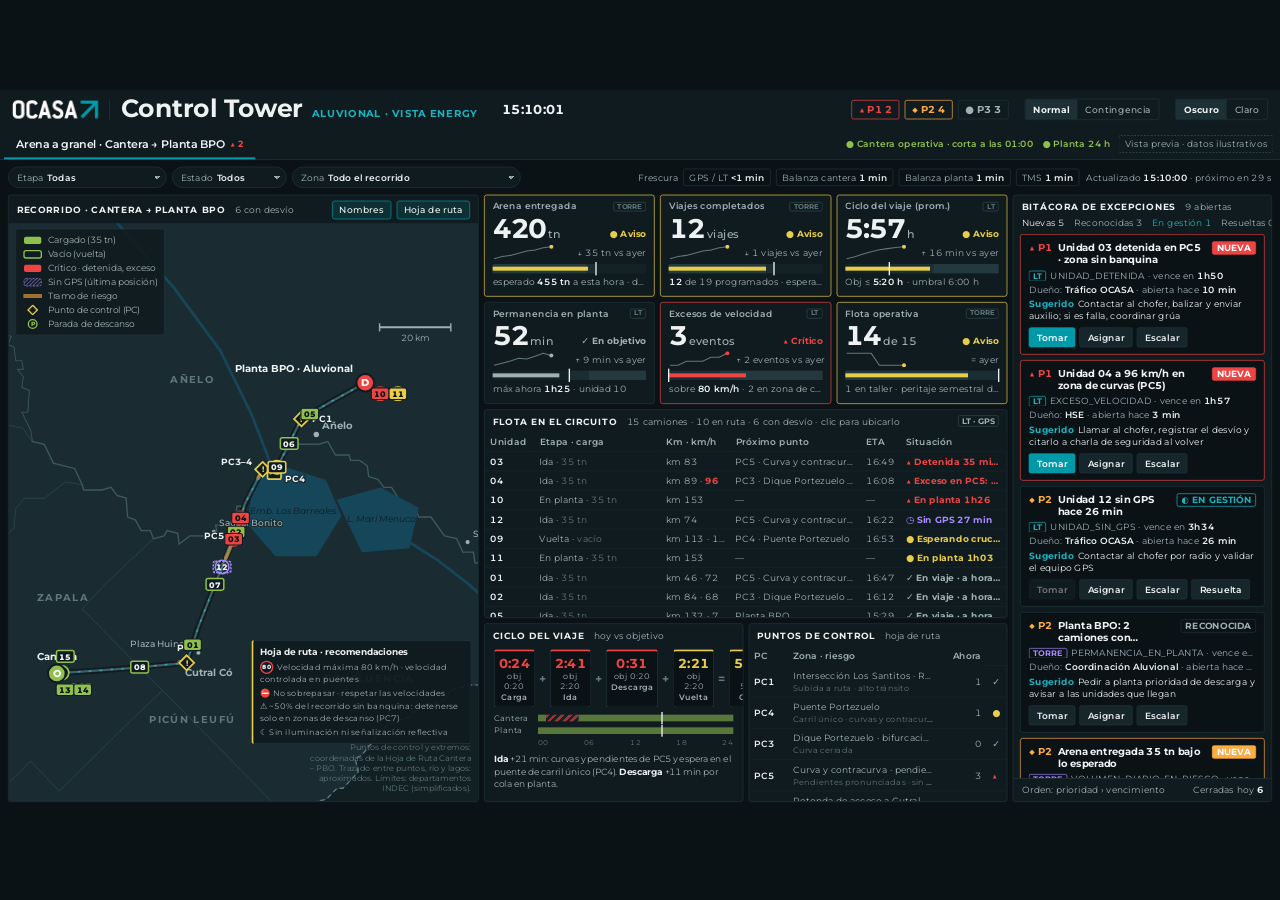
<file: mockups/tablero_aluvional_cantera_pbo.html>
<!doctype html>
<html lang="es" data-theme="dark">
<head>
<meta charset="utf-8">
<meta name="viewport" content="width=device-width, initial-scale=1">
<title>Control Tower · Aluvional</title>
<link rel="preconnect" href="https://fonts.googleapis.com">
<link href="https://fonts.googleapis.com/css2?family=Montserrat:wght@400;500;600;700;800&display=swap" rel="stylesheet">
<style>
/* tokens: los mismos de la Torre de Control (tema oscuro / claro) */
:root,html[data-theme="dark"]{
  --bg:#0A1215;--surf:#101B1F;--hov:#16262B;--hov2:#1C3035;--bd:#21363C;--bd2:#2F4A51;--rowb:#16252A;
  --t1:#EEF2F3;--t2:#9FB1B5;--t3:#5F767B;
  --crit:#EF4444;--risk:#FFAB40;--warn:#E8CE48;--act:#1AB3C2;--stale:#A78BFA;--ok:#8FBF4C;
  --band1:#23393F;--band2:#1A2D32;--band3:#132226;
  --sea:#0C171A;--land:#1A2C31;--nb:#122024;--line:#3F5D64;--water:#16465A;--ripio:#B08A55;
  --scrim:rgba(4,9,11,.72);--brand:#0099A8;--mint:#00ECAD;--hi:rgba(0,153,168,.16);
}
html[data-theme="light"]{
  --bg:#EFEFEF;--surf:#FFFFFF;--hov:#F1F6F7;--hov2:#E3EEF0;--bd:#D9DEE0;--bd2:#B9C3C6;--rowb:#EEF1F2;
  --t1:#0E1214;--t2:#4E595D;--t3:#8C979B;
  --crit:#D32F2F;--risk:#C46F00;--warn:#9A7B00;--act:#007C88;--stale:#6F4FD1;--ok:#4F7F1C;
  --band1:#CFD6D9;--band2:#DFE5E7;--band3:#EEF1F2;
  --sea:#F4F7F7;--land:#E2E8EA;--nb:#EEF1F1;--line:#A3B0B4;--water:#9CCBDA;--ripio:#9A6B2E;
  --scrim:rgba(14,18,20,.32);--brand:#0099A8;--mint:#00A57A;--hi:rgba(0,153,168,.10);
}
*{box-sizing:border-box}
html,body{margin:0;height:100%;background:var(--bg);overflow:hidden}
body{color:var(--t1);font-family:'Montserrat',system-ui,sans-serif;font-variant-numeric:tabular-nums;-webkit-font-smoothing:antialiased}
button,select{font-family:inherit}
#stage{position:absolute;left:0;top:0;width:1920px;height:1080px;transform-origin:0 0;display:grid;grid-template-rows:auto 36px minmax(0,1fr);gap:8px;padding:0 12px 12px;overflow:hidden;overflow:clip;background:var(--bg)}
.s-ok{--sc:var(--t2)} .s-crit{--sc:var(--crit)} .s-risk{--sc:var(--risk)} .s-warn{--sc:var(--warn)} .s-act{--sc:var(--act)} .s-stale{--sc:var(--stale)}
.stripes{background-image:repeating-linear-gradient(135deg,color-mix(in srgb,var(--stale) 14%,transparent) 0 6px,transparent 6px 12px)}

/* encabezado */
.chrome{margin:0 -12px;background:var(--surf);border-bottom:1px solid var(--bd)}
.top{height:58px;padding:0 18px;display:flex;align-items:center;gap:24px;white-space:nowrap}
.brand{display:flex;align-items:center;gap:16px}
.brand img{height:28px;display:block}
.brand .bt{border-left:1px solid var(--bd);padding-left:16px;display:flex;align-items:baseline;gap:14px}
.brand h1{margin:0;font-size:38px;font-weight:700;line-height:28px;letter-spacing:-.01em}
.brand .cl{font-size:15px;font-weight:700;color:var(--act);letter-spacing:.08em;text-transform:uppercase}
.clock{font-size:20px;font-weight:600;margin-left:12px}
.alerts{display:flex;gap:8px;margin-left:auto}
.chip{font-size:14px;padding:3px 8px;border:1px solid var(--bd);border-radius:3px;color:var(--t2)}
.chip b{color:var(--t1);font-weight:600}
.chip.stale{color:var(--stale);border-color:var(--stale)} .chip.stale b{color:var(--stale)}
.alerts .chip{font-size:15px;font-weight:700;padding:4px 10px}
.alerts .chip.on{border-color:var(--sc);color:var(--sc)}
.seg{display:flex;border:1px solid var(--bd);border-radius:4px;overflow:hidden}
.seg button{background:none;border:0;color:var(--t2);font-size:14px;font-weight:500;padding:0 12px;height:30px;cursor:pointer}
.seg button:hover{color:var(--t1)}
.seg button.on{background:var(--hov2);color:var(--t1);font-weight:700}
.seg button.on.contg{background:var(--crit);color:#fff}
@keyframes flash{0%{background:color-mix(in srgb,var(--crit) 45%,transparent)}100%{background:transparent}}
.flash{animation:flash .9s ease-out 2}
.tabs{height:46px;padding:0 10px 0 6px;display:flex;align-items:stretch;gap:16px;white-space:nowrap}
.tab{background:none;border:0;border-bottom:3px solid var(--brand);color:var(--t1);font-size:16px;font-weight:600;padding:3px 18px 0;display:flex;align-items:center;gap:8px;cursor:default}
.tab .tb{font-size:14px;font-weight:700;color:var(--sc)}
.tabs .tr{margin-left:auto;display:flex;align-items:center;gap:12px}
.seal{font-size:14px;color:var(--t2);border:1px dashed var(--bd2);padding:3px 8px;border-radius:3px}
.cbar{height:36px;display:flex;align-items:center;gap:18px;padding:0 18px;background:var(--crit);color:#fff;font-size:15px;white-space:nowrap}
.cbar b{font-weight:700;letter-spacing:.04em}
.cbar button{margin-left:auto;height:26px;padding:0 12px;border:1px solid #fff;background:#fff;color:#B91C1C;border-radius:3px;font-size:14px;font-weight:600;cursor:pointer}

/* filtros */
.fil{display:flex;align-items:center;gap:8px;white-space:nowrap;min-width:0;overflow:hidden}
.fchip{display:flex;align-items:center;gap:4px;height:32px;padding:0 6px 0 12px;border:1px solid var(--bd);border-radius:16px;font-size:14px;color:var(--t2);background:var(--surf)}
.fchip.on{border-color:var(--brand);background:var(--hi)}
.fchip select{background:transparent;color:var(--t1);border:0;font:inherit;font-weight:600;appearance:none;-webkit-appearance:none;cursor:pointer;padding:0 16px 0 2px;outline:none;background-image:linear-gradient(45deg,transparent 50%,var(--t2) 50%),linear-gradient(135deg,var(--t2) 50%,transparent 50%);background-position:calc(100% - 7px) 55%,calc(100% - 2px) 55%;background-size:5px 5px;background-repeat:no-repeat}
.fchip select option{background:var(--surf);color:var(--t1)}
.lnk{background:none;border:0;color:var(--t2);font-size:14px;cursor:pointer;text-decoration:underline;text-underline-offset:3px;padding:0}
.lnk:hover{color:var(--t1)}
.spacer{flex:1}
.srcs{display:flex;gap:6px;align-items:center}
.srcs>span{font-size:14px;color:var(--t2);margin-right:2px}
.refresh{font-size:14px;color:var(--t2)} .refresh b{color:var(--t1);font-weight:600}

/* grilla 24 × 20, igual que la Torre */
#grid{display:grid;grid-template-columns:repeat(24,minmax(0,1fr));grid-template-rows:repeat(20,minmax(0,1fr));gap:8px;min-height:0}
.panel{background:var(--surf);border:1px solid var(--bd);border-radius:4px;min-height:0;min-width:0;overflow:hidden;display:flex;flex-direction:column}
.ph{display:flex;align-items:center;gap:14px;padding:8px 12px 6px;font-size:14px;color:var(--t2);white-space:nowrap}
.ph h2{margin:0;font-size:14px;font-weight:700;letter-spacing:.06em;text-transform:uppercase;color:var(--t1)}
.ph .r{margin-left:auto;display:flex;gap:8px;align-items:center}
.tog{background:none;border:1px solid var(--bd);color:var(--t2);font-size:14px;font-weight:500;height:28px;padding:0 10px;border-radius:4px;cursor:pointer}
.tog:hover{color:var(--t1)} .tog.on{border-color:var(--brand);color:var(--t1);background:var(--hi)}

/* indicadores */
.kpis{display:grid;grid-template-columns:repeat(3,minmax(0,1fr));grid-template-rows:repeat(2,minmax(0,1fr));gap:8px;min-height:0}
.tile{background:var(--surf);border:1px solid var(--bd);border-radius:4px;padding:8px 12px;display:flex;flex-direction:column;gap:5px;min-width:0;overflow:hidden;position:relative}
.tile:not(.s-ok){border-color:var(--sc)}
.t-lbl{font-size:14px;color:var(--t2);font-weight:600;line-height:1.25;display:flex;align-items:center;gap:8px;white-space:nowrap;overflow:hidden}
.t-lbl span:first-child{overflow:hidden;text-overflow:ellipsis}
.t-row{display:flex;align-items:flex-end;justify-content:space-between;gap:8px}
.t-val{font-size:40px;font-weight:700;line-height:.95;letter-spacing:-.03em;white-space:nowrap}
.t-val small{font-size:.42em;font-weight:500;color:var(--t2);letter-spacing:0;margin-left:3px}
.t-st{font-size:14px;font-weight:700;color:var(--sc);white-space:nowrap;padding-bottom:2px}
.t-spark{display:flex;align-items:center;justify-content:space-between;gap:8px;font-size:14px;color:var(--t2);white-space:nowrap}
.t-meta{font-size:14px;color:var(--t2);line-height:1.25;white-space:nowrap;overflow:hidden;text-overflow:ellipsis}
.t-meta b{color:var(--t1);font-weight:600}
.t-src{flex:none;margin-left:auto;font-size:10px;font-weight:700;letter-spacing:.05em;color:var(--t3);border:1px solid var(--bd2);border-radius:3px;padding:0 5px}
.bul{position:relative;height:14px;background:var(--band3)}
.bul i{position:absolute;top:0;bottom:0}
.bul .bv{position:absolute;left:0;top:4px;height:6px;background:var(--t2)}
.tile:not(.s-ok) .bul .bv{background:var(--sc)}
.bul em{position:absolute;top:-3px;bottom:-3px;width:2px;background:var(--t1)}

/* mapa */
.mapbox{position:relative;flex:1;min-height:0}
#map{position:absolute;inset:0;width:100%;height:100%}
.legend{position:absolute;left:10px;top:8px;display:flex;flex-direction:column;gap:5px;font-size:13px;color:var(--t2);background:color-mix(in srgb,var(--surf) 90%,transparent);border:1px solid var(--bd);border-radius:4px;padding:8px 10px;pointer-events:none}
.legend div{display:flex;align-items:center;gap:8px}
.mnote{position:absolute;right:10px;bottom:10px;max-width:250px;font-size:11.5px;line-height:1.35;color:var(--t3);text-align:right;pointer-events:none}
.flow{fill:none;stroke-linecap:round;stroke-dasharray:2 14;animation:flow var(--d,2s) linear infinite}
@keyframes flow{to{stroke-dashoffset:-32}}
.ping{fill:none;transform-box:fill-box;transform-origin:center;animation:ping 1.8s ease-out infinite}
@keyframes ping{0%{transform:scale(.6);opacity:.95}100%{transform:scale(2.6);opacity:0}}
@media (prefers-reduced-motion:reduce){.flow,.ping{animation:none}}
.unit{cursor:pointer}
.mpop{position:absolute;z-index:5;width:330px;background:var(--surf);border:1px solid var(--bd2);border-left:3px solid var(--brand);border-radius:6px;padding:10px 12px;font-size:13.5px;color:var(--t2);box-shadow:0 8px 24px rgba(0,0,0,.35)}
.mpop[hidden]{display:none}
.mpop .h{display:flex;align-items:flex-start;gap:8px;margin-bottom:6px}
.mpop .h b{color:var(--t1);font-size:16px;flex:1}
.mpop .x{background:none;border:1px solid var(--bd2);color:var(--t2);border-radius:3px;width:24px;height:24px;cursor:pointer}
.mpop dl{display:grid;grid-template-columns:96px 1fr;gap:3px 8px;margin:0}
.mpop dt{color:var(--t3)} .mpop dd{margin:0;color:var(--t1)}
.mpop .btn{margin-top:8px}

/* tablas */
.tblwrap{flex:1;min-height:0;overflow-y:auto;overflow-x:hidden;scrollbar-width:thin;scrollbar-color:var(--bd2) transparent}
.tbl{width:100%;border-collapse:collapse;font-size:14px;table-layout:fixed}
.tbl td,.tbl th{overflow:hidden;text-overflow:ellipsis}
.tbl th{position:sticky;top:0;z-index:1;background:var(--surf);color:var(--t2);font-weight:600;text-align:left;padding:6px 8px;border-bottom:1px solid var(--bd);white-space:nowrap}
.tbl td{padding:5px 8px;border-bottom:1px solid var(--rowb);color:var(--t2);white-space:nowrap}
.tbl tr[data-u],.tbl tr[data-y]{cursor:pointer}
.tbl tr[data-u]:hover td,.tbl tr[data-y]:hover td{background:var(--hov)}
.tbl tr.rsel td{background:color-mix(in srgb,var(--brand) 22%,transparent)}
.tbl td.n{color:var(--t1);font-weight:600}
.tbl td.st{color:var(--sc);font-weight:700}
.tbl td.num,.tbl th.num{text-align:right}
.mbar{display:inline-block;width:48px;height:6px;background:var(--band2);vertical-align:middle;margin-right:8px;position:relative}
.mbar i{position:absolute;left:0;top:0;bottom:0;background:var(--t2)}
tr:not(.s-ok) .mbar i{background:var(--sc)}
.tnote{padding:6px 10px;font-size:13px;color:var(--t3)}
.ctag{font-size:12px;font-weight:700;color:var(--t2);border:1px solid var(--bd2);border-radius:3px;padding:0 5px}

/* ciclo de arena */
.cyc{flex:1;display:flex;flex-direction:column;justify-content:center;gap:10px;padding:0 14px 12px}
.brk{display:flex;align-items:stretch;gap:6px}
.brk>div{flex:1;background:var(--bg);border:1px solid var(--bd);border-radius:4px;padding:7px 6px;text-align:center;border-top:3px solid var(--bd2)}
.brk>div.s-warn,.brk>div.s-crit{border-top-color:var(--sc)}
.brk .bv{font-size:20px;font-weight:700;color:var(--t1);line-height:1.1}
.brk>div.s-warn .bv,.brk>div.s-crit .bv{color:var(--sc)}
.brk .bo{font-size:12.5px;color:var(--t2)}
.brk .bl{font-size:12.5px;color:var(--t2);font-weight:600;margin-top:2px}
.brk .op{flex:none;display:flex;align-items:center;color:var(--t3);font-size:18px;font-weight:700;background:none;border:0;padding:0}
.brk .tot{flex:1.25;border-top-color:var(--brand)}
.cnote{font-size:13px;color:var(--t2);line-height:1.4}
.cnote b{color:var(--t1)}

/* bitácora */
.qsum{display:flex;gap:14px;padding:0 12px 8px;font-size:14px;color:var(--t2);white-space:nowrap}
.qlist{flex:1;min-height:0;overflow-y:auto;display:flex;flex-direction:column;gap:8px;padding:0 10px 10px;scrollbar-width:thin;scrollbar-color:var(--bd2) transparent}
.card{background:var(--bg);border:1px solid var(--bd);border-radius:4px;padding:10px 12px;display:flex;flex-direction:column;gap:5px;cursor:pointer;flex-shrink:0}
.card:hover{background:var(--hov)}
.pp1{--pc:var(--crit)} .pp2{--pc:var(--risk)} .pp3{--pc:var(--warn)}
.prio{color:var(--pc);font-weight:700;white-space:nowrap}
.c1{display:flex;align-items:center;gap:8px;font-size:15px}
.ctitle{font-weight:700;flex:1;min-width:0;overflow:hidden;display:-webkit-box;-webkit-line-clamp:2;-webkit-box-orient:vertical;line-height:1.25}
.c1{align-items:flex-start!important}
.badge{font-size:13px;font-weight:700;letter-spacing:.03em;padding:1px 6px;border:1px solid var(--bd);border-radius:3px;color:var(--t2);white-space:nowrap}
.c2,.c3{font-size:13.5px;color:var(--t2);white-space:nowrap;overflow:hidden;text-overflow:ellipsis}
.c2 b,.c3 b{color:var(--t1);font-weight:600}
.orig{font-size:11.5px;font-weight:700;letter-spacing:.04em;border-radius:3px;padding:0 5px;margin-right:6px}
.orig.lt{color:var(--act);border:1px solid var(--act)} .orig.tc{color:var(--stale);border:1px solid var(--stale)}
.c4{font-size:14px;color:var(--t1);overflow:hidden;display:-webkit-box;-webkit-line-clamp:2;-webkit-box-orient:vertical;line-height:1.3}
.c4 span{color:var(--act);font-weight:700;margin-right:6px}
.esc{color:var(--t1);font-size:13px;border:1px solid var(--t2);padding:0 5px;border-radius:3px;margin-left:6px}
.btns{display:flex;gap:6px;margin-top:3px;flex-wrap:wrap}
.btn{height:30px;padding:0 11px;background:var(--hov);border:1px solid var(--bd);border-radius:3px;color:var(--t1);font-size:13.5px;font-weight:600;cursor:pointer;white-space:nowrap}
.btn:hover{background:var(--hov2);border-color:var(--bd2)}
.btn.pri{background:var(--brand);border-color:var(--brand);color:#fff}
.btn:disabled{opacity:.45;cursor:default}
.st-new{border-color:var(--pc)}
.st-new .badge{background:var(--pc);border-color:var(--pc);color:#fff}
.st-gest .badge{color:var(--act);border-color:var(--act)}
.st-res{opacity:.8} .st-res .badge{color:var(--ok);border-color:var(--ok)}
.card.sel{outline:2px solid var(--brand)}
.qfoot{padding:8px 12px;border-top:1px solid var(--bd);display:flex;justify-content:space-between;font-size:14px;color:var(--t2)}
.qempty{padding:18px 12px;font-size:15px;color:var(--t2)}

/* detalle (cajón lateral) */
.scrim{position:absolute;inset:0;z-index:40;background:var(--scrim);opacity:0;pointer-events:none;transition:opacity .15s}
.drawer{position:absolute;top:0;right:0;bottom:0;z-index:41;width:760px;background:var(--surf);border-left:1px solid var(--bd);transform:translateX(100%);visibility:hidden;transition:transform .18s ease-out,visibility 0s .18s;display:flex;flex-direction:column}
.dopen .scrim{opacity:1;pointer-events:auto} .dopen .drawer{transform:none;visibility:visible;transition:transform .18s ease-out}
.dr-top{display:flex;align-items:center;gap:12px;padding:12px 20px;border-bottom:1px solid var(--bd)}
.crumb{font-size:14px;color:var(--t2)} .crumb b{color:var(--t1)}
.dr-top .btn{margin-left:auto}
.dr-body{flex:1;overflow:auto;padding:18px 22px 28px;display:flex;flex-direction:column;gap:16px}
.dr-body h2{margin:0;font-size:23px;font-weight:700;display:flex;align-items:center;gap:12px}
.dr-body h3{margin:0 0 8px;font-size:14px;font-weight:700;letter-spacing:.06em;text-transform:uppercase;color:var(--t2)}
.dsub{font-size:15px;color:var(--t2);margin-top:-6px}
.mets{display:grid;grid-template-columns:repeat(4,minmax(0,1fr));gap:10px}
.m{border:1px solid var(--bd);border-radius:4px;padding:10px 12px;background:var(--bg)}
.m .ml{font-size:13.5px;color:var(--t2)} .m .mv{font-size:24px;font-weight:700;margin-top:2px} .m .ms{font-size:13.5px;color:var(--sc);margin-top:2px}
.steps{display:flex;gap:4px}
.steps div{flex:1;border-top:3px solid var(--bd);padding-top:6px;font-size:14px;color:var(--t2)}
.steps div.done{border-color:var(--t2)} .steps div.cur{border-color:var(--brand);color:var(--act);font-weight:700}
.sugbox{border:1px solid var(--brand);border-radius:4px;padding:10px 12px;font-size:16px;background:var(--hi)}
.sugbox span{color:var(--act);font-weight:700;margin-right:8px}
.log{font-size:14px;color:var(--t2);display:flex;flex-direction:column;gap:4px}
.log b{color:var(--t1);margin-right:8px}
.menu{position:absolute;z-index:45;background:var(--surf);border:1px solid var(--bd2);border-radius:4px;padding:4px;min-width:250px;display:none}
.menu button{display:block;width:100%;text-align:left;background:none;border:0;color:var(--t1);font-size:14px;font-weight:500;padding:8px 10px;cursor:pointer;border-radius:3px}
.menu button:hover{background:var(--hov)}
.toast{position:absolute;z-index:50;left:50%;bottom:22px;transform:translateX(-50%);background:var(--hov2);border:1px solid var(--bd2);border-radius:4px;padding:10px 16px;font-size:15px;font-weight:500;opacity:0;transition:opacity .2s;pointer-events:none}
.toast.on{opacity:1}

/* hoja de ruta y ventanas operativas */
.reco{position:absolute;right:10px;bottom:86px;width:330px;display:flex;flex-direction:column;gap:4px;font-size:12.5px;line-height:1.35;color:var(--t2);background:color-mix(in srgb,var(--surf) 92%,transparent);border:1px solid var(--bd);border-left:3px solid var(--warn);border-radius:4px;padding:8px 10px;pointer-events:none}
.reco[hidden]{display:none}
.reco b{color:var(--t1);font-size:13px}
.reco .v80{display:inline-flex;align-items:center;justify-content:center;width:20px;height:20px;border-radius:50%;border:2.5px solid var(--crit);color:var(--t1);font-size:9.5px;font-weight:800;margin-right:6px;vertical-align:middle}
.win{display:flex;gap:14px;font-size:14px;color:var(--t2)} .win .won{color:var(--ok);font-weight:600} .win .woff{color:var(--crit);font-weight:700}
.wins{display:grid;grid-template-columns:58px 1fr;gap:4px 8px;align-items:center;font-size:12.5px;color:var(--t2)}
.wb{position:relative;height:10px;background:var(--band3);border-radius:2px}
.wb i{position:absolute;top:0;bottom:0}
.wb i.on{background:color-mix(in srgb,var(--ok) 55%,transparent)} .wb i.off{background:color-mix(in srgb,var(--ok) 55%,transparent)}
.wb i.cut{background:repeating-linear-gradient(135deg,color-mix(in srgb,var(--crit) 60%,transparent) 0 4px,transparent 4px 8px)}
.wb em{position:absolute;top:-4px;bottom:-4px;width:2px;background:var(--t1)}
.wt{display:flex;justify-content:space-between;font-size:11px;color:var(--t3)}
.cyc{gap:8px!important}
</style>
</head>
<body>
<div id="stage">
  <div class="chrome">
    <header class="top">
      <div class="brand"><img id="logo" alt="OCASA"><div class="bt"><h1>Control Tower</h1><span class="cl">Aluvional · Vista Energy</span></div></div>
      <div class="clock"><b id="clock">15:10:00</b></div>
      <div class="alerts" id="alerts"></div>
      <div class="seg" id="modeSeg"><button data-act="cont" data-id="0" class="on">Normal</button><button data-act="cont" data-id="1">Contingencia</button></div>
      <div class="seg" id="themeSeg"><button data-act="theme" data-id="dark">Oscuro</button><button data-act="theme" data-id="light">Claro</button></div>
    </header>
    <nav class="tabs" aria-label="Pestaña">
      <button class="tab" id="tab">Arena a granel · Cantera → Planta BPO</button>
      <div class="tr"><span class="win" id="win"></span><span class="seal" title="Mockup: los números son ilustrativos y el tablero no está conectado a datos reales.">Vista previa · datos ilustrativos</span></div>
    </nav>
    <div class="cbar" id="cbar" style="display:none"></div>
  </div>

  <div class="fil">
    <label class="fchip" data-f="etapa">Etapa <select id="fEtapa"></select></label>
    <label class="fchip" data-f="est">Estado <select id="fEst"></select></label>
    <label class="fchip" data-f="pc">Zona <select id="fPc"></select></label>
    <button class="lnk" data-act="clearF" id="clearF" style="display:none">Limpiar filtros</button>
    <div class="spacer"></div>
    <div class="srcs" id="srcs"></div>
    <div class="refresh" id="refresh"></div>
  </div>

  <div id="grid">
    <section class="panel" style="grid-area:1/1/span 20/span 9">
      <div class="ph"><h2>Recorrido · Cantera → Planta BPO</h2><span id="mapSum"></span><div class="r"><button class="tog on" data-act="lbl" id="bLbl">Nombres</button><button class="tog on" data-act="rec" id="bRec">Hoja de ruta</button></div></div>
      <div class="mapbox" id="mapbox">
        <svg id="map" preserveAspectRatio="xMidYMid meet" aria-label="Mapa del recorrido de la cantera a la Planta BPO con los camiones en movimiento"></svg>
        <div class="legend" id="legend"></div>
        <div class="reco" id="reco"></div>
        <div class="mnote">Puntos de control y extremos: coordenadas de la Hoja de Ruta Cantera – PBO. Trazado entre puntos, río y lagos: aproximados. Límites: departamentos INDEC (simplificados).</div>
        <div class="mpop" id="mpop" hidden></div>
      </div>
    </section>
    <div class="kpis" id="kpis" style="grid-area:1/10/span 7/span 10"></div>
    <section class="panel" style="grid-area:8/10/span 7/span 10">
      <div class="ph"><h2>Flota en el circuito</h2><span id="movSum"></span><div class="r"><span class="ctag">LT · GPS</span></div></div>
      <div class="tblwrap"><table class="tbl" id="movTbl"></table></div>
    </section>
    <section class="panel" style="grid-area:15/10/span 6/span 5">
      <div class="ph"><h2>Ciclo del viaje</h2><span>hoy vs objetivo</span></div>
      <div class="cyc" id="cyc"></div>
    </section>
    <section class="panel" style="grid-area:15/15/span 6/span 5">
      <div class="ph"><h2>Puntos de control</h2><span>hoja de ruta</span></div>
      <div class="tblwrap"><table class="tbl" id="pcTbl"></table></div>
    </section>
    <section class="panel" style="grid-area:1/20/span 20/span 5">
      <div class="ph"><h2>Bitácora de excepciones</h2><span id="qCount"></span></div>
      <div class="qsum" id="qSum"></div>
      <div class="qlist" id="qlist"></div>
      <div class="qfoot"><span>Orden: prioridad › vencimiento</span><span id="qClosed"></span></div>
    </section>
  </div>

  <div class="scrim" data-act="back"></div>
  <aside class="drawer" id="drawer"><div class="dr-top"><div class="crumb" id="crumb"></div><button class="btn" data-act="back">← Volver</button></div><div class="dr-body" id="drBody"></div></aside>
  <div class="menu" id="menu"></div>
  <div class="toast" id="toast"></div>
</div>

<script>
const GEO={"W":1000,"H":1100,"scale":26065.174276801426,"tx":31775.963897496775,"ty":-18283.689850350245,"deps":[{"n":"El Cuy","p":"RIONEGRO","d":"M798,1007.7L800.2,1007.7L840.3,1007.7L840.3,1007.7L855.9,1007.7L867.1,1019.7L893.8,1019.7L905,1031.7L934,1035.7L951.8,1051.7L963,1051.7L971.9,1063.7L991.9,1067.7L996.4,1075.7L1025.4,1075.7L1054.4,1055.7L1070,1059.7L1103.4,1059.7L1116.8,1067.7L1136.9,1071.7L1174.8,1071.7L1177,1079.7L1221.6,1083.7L1221.6,1095.7L1248.3,1111.7L1279.5,1111.7L1304.1,1115.7L1324.1,1103.7L1359.8,1107.7L1366.5,1091.7L1384.3,1095.7L1420,1095.7L1420,1087.7L1444.5,1071.7L1460.1,1071.7L1493.6,1067.7L1491.3,1171.8L1491.3,1179.8L1295.2,1236L1130.2,1288.2L898.3,1489.7L840.3,1546.3L782.4,1599L735.6,1643.5L570.6,1680.1L483.6,1859.1L385.5,1867.2L209.4,1879.5L17.7,1997.9L31,1749.1L40,1603L42.2,1530.1L42.2,1530.1L53.3,1526.1L68.9,1509.9L82.3,1514L89,1505.9L100.1,1509.9L115.8,1501.8L122.4,1489.7L144.7,1493.8L144.7,1493.8L155.9,1493.8L169.3,1473.6L198.2,1461.4L227.2,1433.2L227.2,1417.1L240.6,1396.9L262.9,1380.8L258.4,1364.7L278.5,1348.5L309.7,1340.5L329.8,1316.3L374.4,1320.4L394.4,1308.3L403.4,1292.2L419,1280.2L421.2,1260.1L436.8,1248L454.6,1244L468,1227.9L468,1227.9L470.2,1223.9L470.2,1187.8L479.2,1175.8L497,1171.8L512.6,1155.7L521.5,1155.7L543.8,1131.7L539.4,1111.7L548.3,1107.7L581.7,1067.7L592.9,1059.7L617.4,1051.7L639.7,1031.7L657.5,1031.7L673.1,1023.7L679.8,1011.7L708.8,1003.7L733.3,1003.7L744.5,995.7L777.9,999.7Z","c":[620,1427]},{"n":"Malarg\u00fce","p":"MENDOZA","d":"M-98.3,-1395.2L-98.3,-1395.2L-76,-1372.6L-51.5,-1365L-24.7,-1342.3L-11.3,-1338.5L-2.4,-1327.2L24.3,-1315.8L33.3,-1304.5L68.9,-1289.3L91.2,-1270.4L93.5,-1251.4L109.1,-1221.1L129.1,-1205.9L129.1,-1190.8L135.8,-1183.2L135.8,-1168L144.7,-1149L162.6,-1133.8L171.5,-1133.8L191.6,-1122.4L209.4,-1122.4L231.7,-1114.8L240.6,-1122.4L262.9,-1122.4L345.4,-1103.4L501.5,-1061.5L619.6,-943.4L639.7,-893.8L668.7,-828.8L668.7,-824.9L717.7,-710L706.6,-710L706.6,-610.1L726.6,-610.1L726.6,-251.1L726.6,189.2L711,177.4L697.7,177.4L697.7,177.4L682,177.4L682,169.6L657.5,177.4L635.2,161.8L633,146.1L621.8,138.3L610.7,114.8L577.3,118.7L568.3,110.9L568.3,110.9L523.8,110.9L521.5,91.4L514.8,79.7L499.2,75.8L497,67.9L474.7,71.8L470.2,79.7L454.6,79.7L445.7,87.5L439,75.8L421.2,75.8L419,75.8L416.7,71.8L387.8,71.8L376.6,67.9L365.5,48.4L363.2,21.1L367.7,1.6L354.3,-17.9L340.9,-25.7L325.3,-25.7L320.9,-33.5L298.6,-45.2L285.2,-41.3L265.1,-60.7L231.7,-56.8L229.5,-49.1L193.8,-45.2L184.9,-49.1L182.6,-49.1L178.2,-45.2L138.1,-45.2L122.4,-56.8L106.8,-56.8L73.4,-84.1L62.2,-84.1L40,-107.4L37.7,-142.4L33.3,-146.3L35.5,-200.7L44.4,-208.4L40,-216.2L26.6,-216.2L17.7,-227.8L-4.6,-231.7L-11.3,-251.1L-33.6,-258.9L-35.8,-286L-42.5,-286L-44.8,-301.5L-60.4,-317L-76,-317L-80.4,-336.3L-87.1,-336.3L-87.1,-336.3L-102.7,-363.4L-125,-386.6L-125,-398.2L-133.9,-413.6L-151.8,-429.1L-160.7,-452.2L-158.5,-475.4L-162.9,-475.4L-162.9,-498.5L-171.8,-525.5L-194.1,-525.5L-200.8,-517.8L-225.4,-517.8L-232,-529.3L-232,-544.7L-238.7,-552.4L-238.7,-575.5L-245.4,-594.8L-245.4,-594.8L-247.7,-629.4L-252.1,-644.7L-258.8,-644.7L-258.8,-667.8L-254.3,-679.3L-236.5,-683.1L-245.4,-717.7L-261,-721.5L-256.6,-733L-247.7,-733L-234.3,-752.2L-263.3,-756L-261,-779L-241,-782.8L-241,-794.3L-225.4,-798.1L-212,-809.6L-218.7,-821.1L-234.3,-821.1L-241,-840.2L-232,-844.1L-238.7,-878.5L-249.9,-882.3L-249.9,-893.8L-258.8,-916.7L-243.2,-928.1L-249.9,-939.6L-256.6,-973.9L-241,-977.7L-245.4,-993L-256.6,-993L-272.2,-1008.2L-265.5,-1015.8L-274.4,-1027.3L-274.4,-1050.1L-261,-1061.5L-261,-1076.8L-267.7,-1092L-290,-1092L-327.9,-1099.6L-332.4,-1114.8L-325.7,-1145.2L-314.5,-1156.6L-283.3,-1152.8L-276.6,-1160.4L-263.3,-1160.4L-249.9,-1171.8L-238.7,-1171.8L-234.3,-1187L-238.7,-1217.3L-238.7,-1243.9L-232,-1247.7L-234.3,-1266.6L-220.9,-1270.4L-218.7,-1304.5L-194.1,-1334.8L-194.1,-1349.9L-185.2,-1376.3L-209.7,-1395.2L-207.5,-1410.4L-189.7,-1414.1L-178.5,-1440.6L-154,-1433L-136.2,-1410.4L-109.4,-1406.6Z","c":[244,-615]},{"n":"Catan Lil","p":"NEUQUEN","d":"M-352.4,1047.7L-345.7,1063.7L-348,1083.7L-243.2,1087.7L-212,1087.7L-209.7,1099.7L-194.1,1119.7L-180.8,1127.7L-122.8,1127.7L-122.8,1131.7L-96,1135.7L-89.4,1159.7L-80.4,1159.7L-60.4,1175.8L-40.3,1179.8L-33.6,1195.8L-22.5,1199.8L-82.7,1256L6.5,1344.5L-147.3,1493.8L-227.6,1413L-321.2,1501.8L-361.4,1538.2L-381.4,1518L-401.5,1538.2L-439.4,1497.8L-437.2,1522L-450.5,1534.2L-448.3,1526.1L-461.7,1518L-463.9,1489.7L-472.8,1473.6L-490.7,1469.5L-495.1,1453.4L-472.8,1449.3L-477.3,1425.1L-470.6,1405L-495.1,1400.9L-495.1,1356.6L-504,1356.6L-510.7,1340.5L-504,1340.5L-504,1320.4L-497.4,1328.4L-468.4,1328.4L-470.6,1320.4L-448.3,1316.3L-446.1,1292.2L-432.7,1284.2L-410.4,1284.2L-412.6,1268.1L-423.8,1256L-417.1,1244L-434.9,1240L-437.2,1227.9L-426,1223.9L-414.9,1179.8L-403.7,1179.8L-399.3,1167.8L-408.2,1147.7L-401.5,1127.7L-399.3,1055.7L-405.9,1051.7L-388.1,1019.7L-377,1043.7Z","c":[-265,1300]},{"n":"Avellaneda","p":"RIONEGRO","d":"M1904.4,912L1911,900L1924.4,900L1931.1,880.1L1969,884.1L1977.9,896.1L1998,904L2011.4,904L2029.2,912L2033.7,927.9L2053.7,923.9L2056,916L2087.2,908L2107.2,916L2105,1055.7L2093.9,1514L2093.9,1522L2109.5,1526.1L2078.3,1558.5L2071.6,1554.4L1853.1,1554.4L1750,1554.4L1375.4,1550.4L898.3,1489.7L1130.2,1288.2L1295.2,1236L1491.3,1179.8L1491.3,1171.8L1493.6,1067.7L1460.1,1071.7L1457.9,880.1L1457.9,840.3L1457.9,741L1462.4,752.9L1473.5,752.9L1478,776.8L1486.9,788.7L1475.7,824.4L1486.9,836.4L1500.3,836.4L1504.7,848.3L1527,848.3L1531.5,856.2L1547.1,856.2L1547.1,864.2L1560.5,864.2L1562.7,856.2L1578.3,864.2L1591.7,864.2L1596.1,872.2L1605.1,864.2L1634,864.2L1658.6,856.2L1685.3,856.2L1714.3,852.3L1716.5,864.2L1774.5,864.2L1774.5,876.1L1792.3,876.1L1792.3,884.1L1805.7,880.1L1812.4,896.1L1821.9,888.1L1833,896.1L1835.2,888.1L1855.3,904L1888.8,904L1888.8,912Z","c":[1657,1255]},{"n":"General Roca","p":"RIONEGRO","d":"M1255,661.7L1268.4,669.7L1288.5,673.6L1297.4,689.5L1344.2,689.5L1344.2,697.4L1366.5,709.3L1395.5,709.3L1402.2,725.2L1413.3,733.1L1426.7,733.1L1440.1,741L1457.9,741L1457.9,840.3L1457.9,880.1L1460.1,1071.7L1444.5,1071.7L1420,1087.7L1420,1095.7L1384.3,1095.7L1366.5,1091.7L1359.8,1107.7L1324.1,1103.7L1304.1,1115.7L1279.5,1111.7L1248.3,1111.7L1221.6,1095.7L1221.6,1083.7L1177,1079.7L1174.8,1071.7L1136.9,1071.7L1116.8,1067.7L1103.4,1059.7L1070,1059.7L1054.4,1055.7L1025.4,1075.7L996.4,1075.7L991.9,1067.7L971.9,1063.7L963,1051.7L951.8,1051.7L934,1035.7L905,1031.7L893.8,1019.7L867.1,1019.7L855.9,1007.7L840.3,1007.7L840.3,1007.7L838.1,987.8L822.5,979.8L818,959.8L809.1,955.8L809.1,935.9L802.4,935.9L798,904L786.8,892.1L786.8,864.2L773.5,864.2L764.5,852.3L753.4,852.3L753.4,848.3L735.6,836.4L733.3,836.4L726.6,824.4L726.6,259.7L726.6,189.2L731.1,193.1L764.5,193.1L773.5,189.2L782.4,197L806.9,200.9L840.3,200.9L840.3,204.8L871.6,204.8L889.4,212.7L913.9,212.7L922.8,224.4L938.4,228.4L945.1,240.1L951.8,287.2L965.2,310.8L963,350L934,373.6L922.8,373.6L911.7,389.4L898.3,393.3L884.9,428.7L909.5,468.1L936.2,468.1L947.4,472.1L956.3,464.2L956.3,476L965.2,480L965.2,499.7L980.8,503.6L996.4,547.1L1025.4,570.8L1047.7,578.7L1130.2,578.7L1152.5,574.7L1177,555L1210.4,555L1210.4,582.6L1226,598.4L1226,638L1239.4,634Z","c":[1044,741]},{"n":"Picun Leufu","p":"NEUQUEN","d":"M468,1227.9L454.6,1244L436.8,1248L421.2,1260.1L419,1280.2L403.4,1292.2L394.4,1308.3L374.4,1320.4L329.8,1316.3L309.7,1340.5L278.5,1348.5L258.4,1364.7L262.9,1380.8L240.6,1396.9L227.2,1417.1L227.2,1433.2L198.2,1461.4L169.3,1473.6L155.9,1493.8L144.7,1493.8L6.5,1344.5L-82.7,1256L-22.5,1199.8L62.2,1115.7L104.6,1159.7L213.9,1051.7L256.2,1011.7L358.8,1115.7Z","c":[192,1249]},{"n":"Zapala","p":"NEUQUEN","d":"M138.1,709.3L140.3,717.2L167,717.2L180.4,713.3L189.3,725.2L202.7,729.1L204.9,756.9L216.1,760.9L225,776.8L238.4,776.8L242.8,788.7L171.5,856.2L138.1,892.1L256.2,1011.7L213.9,1051.7L104.6,1159.7L62.2,1115.7L-22.5,1199.8L-33.6,1195.8L-40.3,1179.8L-60.4,1175.8L-80.4,1159.7L-89.4,1159.7L-96,1135.7L-122.8,1131.7L-122.8,1127.7L-180.8,1127.7L-194.1,1119.7L-209.7,1099.7L-212,1087.7L-243.2,1087.7L-348,1083.7L-151.8,888.1L-145.1,884.1L-113.9,884.1L-93.8,880.1L-71.5,852.3L-67.1,840.3L-42.5,828.4L-38.1,812.5L-22.5,800.6L-4.6,800.6L15.4,784.7L26.6,784.7L37.7,772.8L40,745L53.3,729.1L82.3,729.1L113.5,705.3Z","c":[3,969]},{"n":"Confluencia","p":"NEUQUEN","d":"M726.6,824.4L733.3,836.4L735.6,836.4L753.4,848.3L753.4,852.3L764.5,852.3L773.5,864.2L786.8,864.2L786.8,892.1L798,904L802.4,935.9L809.1,935.9L809.1,955.8L818,959.8L822.5,979.8L838.1,987.8L840.3,1007.7L840.3,1007.7L800.2,1007.7L798,1007.7L777.9,999.7L744.5,995.7L733.3,1003.7L708.8,1003.7L679.8,1011.7L673.1,1023.7L657.5,1031.7L639.7,1031.7L617.4,1051.7L592.9,1059.7L581.7,1067.7L548.3,1107.7L539.4,1111.7L543.8,1131.7L521.5,1155.7L512.6,1155.7L497,1171.8L479.2,1175.8L470.2,1187.8L470.2,1223.9L468,1227.9L468,1227.9L358.8,1115.7L256.2,1011.7L138.1,892.1L171.5,856.2L242.8,788.7L258.4,784.7L262.9,776.8L278.5,780.7L280.7,796.6L296.3,784.7L325.3,784.7L336.5,780.7L334.2,768.8L347.6,768.8L363.2,760.9L365.5,741L374.4,741L385.5,717.2L398.9,717.2L407.8,709.3L414.5,685.5L430.1,673.6L450.2,645.9L456.9,649.9L485.8,649.9L499.2,645.9L510.4,665.7L530.4,665.7L532.7,673.6L546,673.6L557.2,681.6L559.4,697.4L572.8,701.4L581.7,713.3L592.9,713.3L612.9,745L628.5,745L633,756.9L650.8,756.9L670.9,784.7L688.7,788.7L697.7,808.5L713.3,808.5L715.5,824.4Z","c":[481,915]},{"n":"Picunches","p":"NEUQUEN","d":"M-530.8,495.7L-506.3,547.1L-490.7,582.6L-477.3,594.5L-450.5,602.4L-443.8,618.2L-417.1,622.2L-410.4,614.3L-390.3,610.3L-365.8,586.6L-343.5,586.6L-339.1,610.3L-207.5,614.3L-24.7,618.2L-20.2,610.3L-4.6,614.3L22.1,614.3L31,622.2L51.1,626.1L64.5,645.9L82.3,649.9L95.7,677.6L126.9,685.5L138.1,709.3L113.5,705.3L82.3,729.1L53.3,729.1L40,745L37.7,772.8L26.6,784.7L15.4,784.7L-4.6,800.6L-22.5,800.6L-38.1,812.5L-42.5,828.4L-67.1,840.3L-71.5,852.3L-93.8,880.1L-113.9,884.1L-145.1,884.1L-151.8,888.1L-348,1083.7L-345.7,1063.7L-352.4,1047.7L-350.2,1023.7L-354.7,1015.7L-343.5,1007.7L-354.7,995.7L-359.1,975.8L-368,971.8L-370.3,943.9L-363.6,923.9L-372.5,920L-379.2,904L-385.9,904L-385.9,888.1L-408.2,888.1L-423.8,868.2L-423.8,856.2L-448.3,860.2L-459.5,848.3L-461.7,848.3L-472.8,848.3L-481.7,824.4L-468.4,800.6L-446.1,780.7L-450.5,745L-461.7,729.1L-481.7,725.2L-501.8,689.5L-510.7,689.5L-517.4,665.7L-517.4,638L-524.1,622.2L-521.9,598.4L-537.5,574.7L-530.8,566.8L-530.8,551L-521.9,547.1L-521.9,527.3L-535.3,519.4L-535.3,507.6L-544.2,503.6L-530.8,495.7Z","c":[-239,761]},{"n":"A\u00f1elo","p":"NEUQUEN","d":"M726.6,259.7L726.6,824.4L715.5,824.4L713.3,808.5L697.7,808.5L688.7,788.7L670.9,784.7L650.8,756.9L633,756.9L628.5,745L612.9,745L592.9,713.3L581.7,713.3L572.8,701.4L559.4,697.4L557.2,681.6L546,673.6L532.7,673.6L530.4,665.7L510.4,665.7L499.2,645.9L485.8,649.9L456.9,649.9L450.2,645.9L430.1,673.6L414.5,685.5L407.8,709.3L398.9,717.2L385.5,717.2L374.4,741L365.5,741L363.2,760.9L347.6,768.8L334.2,768.8L336.5,780.7L325.3,784.7L296.3,784.7L280.7,796.6L278.5,780.7L262.9,776.8L258.4,784.7L242.8,788.7L238.4,776.8L225,776.8L216.1,760.9L204.9,756.9L202.7,729.1L189.3,725.2L180.4,713.3L167,717.2L140.3,717.2L138.1,709.3L126.9,685.5L95.7,677.6L82.3,649.9L64.5,645.9L62.2,630.1L48.9,602.4L57.8,602.4L60,570.8L48.9,566.8L51.1,551L42.2,539.2L51.1,539.2L48.9,527.3L40,527.3L37.7,507.6L28.8,503.6L33.3,491.8L15.4,483.9L22.1,468.1L13.2,468.1L6.5,444.5L15.4,444.5L24.3,413L13.2,405.1L6.5,385.4L-0.2,385.4L-4.6,350L-18,342.2L-6.9,334.3L-2.4,302.9L-11.3,291.1L-9.1,267.6L-18,267.6L-15.8,251.9L355.4,257.4Z","c":[380,489]},{"n":"Loncopue","p":"NEUQUEN","d":"M-15.8,251.9L-18,267.6L-9.1,267.6L-11.3,291.1L-2.4,302.9L-6.9,334.3L-18,342.2L-4.6,350L-0.2,385.4L6.5,385.4L13.2,405.1L24.3,413L15.4,444.5L6.5,444.5L13.2,468.1L22.1,468.1L15.4,483.9L33.3,491.8L28.8,503.6L37.7,507.6L40,527.3L48.9,527.3L51.1,539.2L42.2,539.2L51.1,551L48.9,566.8L60,570.8L57.8,602.4L48.9,602.4L62.2,630.1L64.5,645.9L51.1,626.1L31,622.2L22.1,614.3L-4.6,614.3L-20.2,610.3L-24.7,618.2L-207.5,614.3L-339.1,610.3L-343.5,586.6L-365.8,586.6L-390.3,610.3L-410.4,614.3L-417.1,622.2L-443.8,618.2L-450.5,602.4L-477.3,594.5L-490.7,582.6L-506.3,547.1L-530.8,495.7L-530.8,495.7L-517.4,495.7L-517.4,480L-530.8,476L-535.3,464.2L-546.4,460.3L-546.4,444.5L-555.3,424.8L-550.9,413L-575.4,405.1L-575.4,385.4L-541.9,397.2L-537.5,405.1L-492.9,405.1L-492.9,401.2L-417.1,401.2L-377,409.1L-365.8,420.9L-356.9,420.9L-343.5,432.7L-82.7,220.5L-84.9,232.3L-62.6,232.3L-60.4,240.1L-24.7,240.1Z","c":[-212,469]},{"n":"Pehuenches","p":"NEUQUEN","d":"M-87.1,-336.3L-80.4,-336.3L-76,-317L-60.4,-317L-44.8,-301.5L-42.5,-286L-35.8,-286L-33.6,-258.9L-11.3,-251.1L-4.6,-231.7L17.7,-227.8L26.6,-216.2L40,-216.2L44.4,-208.4L35.5,-200.7L33.3,-146.3L37.7,-142.4L40,-107.4L62.2,-84.1L73.4,-84.1L106.8,-56.8L122.4,-56.8L138.1,-45.2L178.2,-45.2L182.6,-49.1L184.9,-49.1L193.8,-45.2L229.5,-49.1L231.7,-56.8L265.1,-60.7L285.2,-41.3L298.6,-45.2L320.9,-33.5L325.3,-25.7L340.9,-25.7L354.3,-17.9L367.7,1.6L363.2,21.1L365.5,48.4L376.6,67.9L387.8,71.8L416.7,71.8L419,75.8L421.2,75.8L439,75.8L445.7,87.5L454.6,79.7L470.2,79.7L474.7,71.8L497,67.9L499.2,75.8L514.8,79.7L521.5,91.4L523.8,110.9L568.3,110.9L568.3,110.9L577.3,118.7L610.7,114.8L621.8,138.3L633,146.1L635.2,161.8L657.5,177.4L682,169.6L682,177.4L697.7,177.4L697.7,177.4L711,177.4L726.6,189.2L726.6,259.7L355.4,257.4L-15.8,251.9L-24.7,240.1L-60.4,240.1L-62.6,232.3L-84.9,232.3L-82.7,220.5L-96,165.7L-107.2,161.8L-111.7,142.2L-107.2,126.6L-116.1,110.9L-113.9,87.5L-100.5,71.8L-93.8,48.4L-82.7,36.7L-78.2,13.3L-96,5.5L-93.8,-6.2L-93.8,-107.4L-91.6,-161.9L-91.6,-212.3L-89.4,-262.7L-89.4,-313.1L-87.1,-336.3Z","c":[203,85]},{"n":"Puelen","p":"LAPAMPA","d":"M1252.8,263.6L1252.8,452.4L1255,468.1L1255,661.7L1239.4,634L1226,638L1226,598.4L1210.4,582.6L1210.4,555L1177,555L1152.5,574.7L1130.2,578.7L1047.7,578.7L1025.4,570.8L996.4,547.1L980.8,503.6L965.2,499.7L965.2,480L956.3,476L956.3,464.2L947.4,472.1L936.2,468.1L909.5,468.1L884.9,428.7L898.3,393.3L911.7,389.4L922.8,373.6L934,373.6L963,350L965.2,310.8L951.8,287.2L945.1,240.1L938.4,228.4L922.8,224.4L913.9,212.7L889.4,212.7L871.6,204.8L840.3,204.8L840.3,200.9L806.9,200.9L782.4,197L773.5,189.2L764.5,193.1L731.1,193.1L726.6,189.2L726.6,-251.1L827,-251.1L1246.1,-255L1250.6,52.3L1250.6,173.5Z","c":[1025,110]}],"prov":"M3701.3,-5628.5L3701.3,-5628.5M100.1,-4802.1L100.1,-4802.1M-883.1,2211.3L-863,2215.4L-827.3,2215.4L-822.9,2219.5L-791.6,2219.5L-767.1,2215.4L-751.5,2223.6L-731.4,2223.6L-704.7,2244.2L-669,2260.7L-637.8,2260.7L-624.4,2252.4L-602.1,2231.8L-591,2236L-582.1,2227.7L-582.1,2215.4L-566.5,2190.7L-548.6,2186.6L-539.7,2174.3L-539.7,2141.4L-553.1,2112.7L-570.9,2104.5L-568.7,2088.1L-577.6,2084L-577.6,2055.3L-566.5,2034.8L-557.5,2038.9L-537.5,2034.8L-530.8,2010.2L-515.2,1989.8L-481.7,1973.4L-468.4,1973.4L-463.9,1961.1L-461.7,1957L-450.5,1953L-423.8,1953L-399.3,1948.9L-388.1,1957L-363.6,1953L-354.7,1932.5L-339.1,1920.3L-323.5,1916.2L-314.5,1899.9L-310.1,1903.9L-292.2,1903.9L-267.7,1912.1L-265.5,1920.3L-243.2,1916.2L-232,1908L-216.4,1908L-196.4,1899.9L-180.8,1903.9L-149.6,1895.8L-145.1,1883.5L-149.6,1871.3L-145.1,1850.9L-122.8,1846.8L-98.3,1826.5L-91.6,1781.7L-96,1749.1L-80.4,1728.8L-69.3,1724.7L-64.8,1708.5L-47,1708.5L-53.7,1676L-67.1,1663.8L-71.5,1635.4L-67.1,1615.2L-58.1,1603L-55.9,1586.8L-38.1,1574.7L-38.1,1566.6L-20.2,1566.6L-9.1,1550.4L4.3,1542.3L19.9,1542.3L22.1,1534.2L42.2,1530.1L53.3,1526.1L68.9,1509.9L82.3,1514L89,1505.9L100.1,1509.9L115.8,1501.8L122.4,1489.7L144.7,1493.8L155.9,1493.8L169.3,1473.6L198.2,1461.4L227.2,1433.2L227.2,1417.1L240.6,1396.9L262.9,1380.8L258.4,1364.7L278.5,1348.5L309.7,1340.5L329.8,1316.3L374.4,1320.4L394.4,1308.3L403.4,1292.2L419,1280.2L421.2,1260.1L436.8,1248L454.6,1244L468,1227.9L468,1227.9M2941.1,-247.2L2941.1,-409.8L2941.1,-502.4L2941.1,-756L2941.1,-775.2L2941.1,-1012L2941.1,-1061.5L2941.1,-1266.6L2941.1,-1527.3M5201.8,-1816.5L5168.3,-1816.5L5146,-1805.2L5126,-1805.2L5119.3,-1797.7L5094.8,-1797.7L5083.6,-1805.2L5074.7,-1812.7L5056.8,-1838.9L5043.5,-1850.2L5030.1,-1850.2L5018.9,-1842.7L5003.3,-1846.4L4994.4,-1853.9L4981,-1880.1L4965.4,-1887.6L4947.6,-1887.6L4938.7,-1906.2L4923.1,-1902.5L4905.2,-1910L4889.6,-1902.5L4876.3,-1902.5L4862.9,-1913.7L4858.4,-1924.9L4842.8,-1921.2M4836.1,-1921.2L4833.9,-1921.2L4822.8,-1924.9L4820.5,-1943.6L4829.4,-1962.3L4822.8,-1969.7L4796,-1966L4769.2,-1966L4753.6,-1962.3L4735.8,-1966L4722.4,-1980.9L4718,-2010.8L4711.3,-2014.5L4697.9,-2021.9L4682.3,-2010.8L4660,-1984.6L4653.3,-1988.4L4646.6,-2014.5L4633.2,-2029.4L4619.9,-2033.1L4613.2,-2025.7L4584.2,-2029.4L4566.4,-2048L4568.6,-2062.9L4561.9,-2077.8L4530.7,-2085.3L4510.6,-2107.6L4481.6,-2107.6L4452.7,-2129.9L4430.4,-2163.4L4405.8,-2174.5L4392.5,-2204.2L4359,-2222.8L4343.4,-2237.6L4352.3,-2252.5L4343.4,-2263.6L4325.6,-2267.3L4296.6,-2263.6L4278.8,-2282.1L4256.5,-2294.2L4223,-2342.3L4209.6,-2357.2L4196.3,-2397.9L4178.4,-2412.6L4169.5,-2431.1L4180.7,-2453.3L4153.9,-2486.5L4151.7,-2501.3L4153.9,-2530.8L4151.7,-2545.6L4138.3,-2575L4142.8,-2600.8L4136.1,-2619.2L4127.2,-2626.6L4129.4,-2637.6L4138.3,-2641.3L4153.9,-2667.1L4156.1,-2703.8L4153.9,-2729.5L4169.5,-2729.5L4169.5,-2751.6L4174,-2788.3L4162.8,-2806.6L4162.8,-2832.3L4180.7,-2861.6L4180.7,-2879.9L4169.5,-2898.2L4160.6,-2901.9L4151.7,-2920.2L4180.7,-2949.4L4180.7,-2986L4174,-2996.9L4176.2,-3011.5L4189.6,-3015.2L4189.6,-3044.4L4214.1,-3062.6L4234.2,-3066.3L4267.6,-3066.3L4294.4,-3091.8L4332.3,-3117.3L4332.3,-3131.9L4325.6,-3142.8L4341.2,-3153.8L4367.9,-3153.8L4376.9,-3161L4383.5,-3190.2L4399.2,-3193.8L4417,-3204.7L4417,-3219.3L4437.1,-3241.1L4441.5,-3259.2L4430.4,-3277.4L4432.6,-3284.7L4468.3,-3299.2L4481.6,-3313.7L4488.3,-3335.5L4488.3,-3357.3L4499.5,-3379L4515.1,-3382.6L4530.7,-3400.8L4546.3,-3426.1L4548.5,-3437L4561.9,-3458.7L4564.1,-3469.6L4595.3,-3494.9L4615.4,-3534.7L4619.9,-3563.6L4637.7,-3574.4L4646.6,-3596.1L4633.2,-3606.9L4626.6,-3624.9L4642.2,-3650.2L4639.9,-3704.2L4615.4,-3733L4624.3,-3765.4L4624.3,-3779.8L4631,-3787L4646.6,-3779.8L4646.6,-3761.8L4655.5,-3743.8L4668.9,-3736.6L4675.6,-3751L4677.8,-3783.4L4709.1,-3787L4724.7,-3794.2L4762.6,-3797.8L4780.4,-3794.2L4784.9,-3783.4L4800.5,-3783.4L4800.5,-3776.2L4838.4,-3779.8L4856.2,-3797.8L4874,-3801.4L4871.8,-3812.2L4900.8,-3830.1L4900.8,-3840.9L4918.6,-3848.1L4947.6,-3848.1L4952.1,-3851.7L4969.9,-3837.3L4992.2,-3837.3L4998.9,-3844.5L5012.3,-3844.5L5025.6,-3851.7L5047.9,-3851.7L5052.4,-3862.5L5081.4,-3873.2L5081.4,-3880.4L5097,-3880.4L5101.4,-3873.2L5123.7,-3884L5141.6,-3869.6L5159.4,-3858.9L5179.5,-3858.9L5190.6,-3844.5L5199.5,-3844.5L5206.2,-3833.7L5235.2,-3823L5253,-3837.3L5273.1,-3830.1L5286.5,-3823L5302.1,-3805L5302.1,-3790.6L5322.2,-3758.2L5344.5,-3743.8L5357.8,-3743.8L5357.8,-3729.4L5357.8,-3711.4L5364.5,-3707.8L5360.1,-3689.8L5362.3,-3671.8L5369,-3671.8L5375.7,-3650.2L5391.3,-3643L5402.4,-3624.9L5438.1,-3614.1L5453.7,-3603.3L5462.6,-3585.2L5478.2,-3581.6M6472.6,-4936L6459.2,-4939.5L6441.4,-4960.6L6430.2,-4960.6L6430.2,-4974.7L6410.1,-4974.7L6414.6,-4985.2L6410.1,-4999.3L6403.5,-4999.3L6396.8,-5016.9L6390.1,-5020.4L6381.2,-5030.9L6385.6,-5048.5L6376.7,-5055.5L6376.7,-5076.6L6370,-5094.1L6374.5,-5097.6L6374.5,-5118.7L6367.8,-5132.7L6309.8,-5241.3L6287.5,-5258.8L6274.1,-5304.3L6283.1,-5307.8L6287.5,-5321.8L6283.1,-5342.7L6289.8,-5353.2M3701.3,-5677.2L3701.3,-5694.6M4753.6,-5006.3L4566.4,-5006.3L4381.3,-5006.3M3170.7,-1606.3L3449.4,-1606.3L3654.5,-1606.3L3699.1,-1606.3L3730.3,-1643.9L3797.2,-1715.3L3875.2,-1805.2L3968.9,-1910L4055.8,-2010.8L4067,-2048L4084.8,-2066.6L4109.3,-2070.4L4127.2,-2048L4136.1,-2044.3L4178.4,-2044.3L4182.9,-2033.1L4196.3,-2021.9L4214.1,-2021.9L4227.5,-2010.8L4260.9,-2014.5L4272.1,-2021.9L4272.1,-2040.6L4278.8,-2055.5L4287.7,-2055.5L4289.9,-2096.4L4303.3,-2122.5L4327.8,-2137.3L4332.3,-2170.8L4341.2,-2185.7L4352.3,-2193.1L4359,-2207.9L4359,-2222.8M2430.5,-5750.1L2423.8,-5750.1L2426.1,-5784.8L2421.6,-5795.2M2423.8,-5798.7L2419.4,-5816L2419.4,-5840.2L2423.8,-5847.2M2423.8,-5850.6L2428.3,-5850.6L2441.7,-5871.4L2432.7,-5906L2435,-5916.4L2468.4,-5968.3L2472.9,-5971.7L2481.8,-6002.8L2477.3,-6013.2M2539.8,-6178.8L2564.3,-6175.3L2571,-6165L2649,-6151.2L2657.9,-6192.5L2678,-6189.1M3576.5,-4152.5L3578.7,-4177.5L3587.6,-4227.5L3594.3,-4277.4L3603.2,-4341.5L3627.8,-4497.8L3634.4,-4551M3701.3,-5642.5L3701.3,-5639M3701.3,-5104.6L3701.3,-5087.1M3001.3,-4084.6L2992.3,-4084.6L2907.6,-4095.4L2907.6,-4109.7L2896.5,-4109.7L2905.4,-4141.8L2880.9,-4145.4L2787.2,-4145.4L2769.4,-4166.8L2744.9,-4166.8L2758.3,-4173.9L2758.3,-4184.7L2733.7,-4184.7L2720.4,-4163.2L2680.2,-4163.2L2671.3,-4198.9L2506.3,-4227.5L2450.6,-4216.8L2417.1,-4213.2L2408.2,-4209.6M2285.6,-4188.2L2283.4,-4223.9L2285.6,-4248.9L2299,-4263.1L2303.4,-4277.4L2290.1,-4291.6L2276.7,-4323.7L2283.4,-4345L2305.7,-4348.6L2276.7,-4373.5L2272.2,-4387.7L2272.2,-4451.6L2267.8,-4480L2247.7,-4522.6L2249.9,-4572.2L2229.9,-4593.5L2220.9,-4593.5L2205.3,-4611.2L2198.7,-4625.4L2147.4,-4636L2140.7,-4674.9L2120.6,-4685.5L2122.8,-4696.1L2149.6,-4689L2163,-4763.2L2160.7,-4816.2M2158.5,-4823.2L2158.5,-4840.9L2156.3,-4872.6M1855.3,-3306.5L1855.3,-3241.1L1855.3,-3044.4L1855.3,-2964L1830.8,-2960.4M3001.3,-4084.6L3103.8,-4073.9L3121.7,-4070.3L3190.8,-4063.2L3204.1,-4063.2M1145.8,-2711.2L1161.4,-2674.4L1161.4,-2641.3L1165.8,-2619.2L1174.8,-2608.2L1174.8,-2597.1L1183.7,-2589.8L1179.2,-2567.7L1188.1,-2564L1192.6,-2538.2L1203.7,-2534.5L1219.4,-2493.9L1214.9,-2482.8L1214.9,-2460.7L1203.7,-2453.3L1201.5,-2442.2L1190.4,-2438.5L1190.4,-2420L1199.3,-2416.3L1203.7,-2379.4L1212.7,-2360.9L1214.9,-2331.2L1212.7,-2316.4L1212.7,-2301.6L1219.4,-2278.4L1214.9,-2267.3L1217.1,-2200.5L1226,-2189.4L1223.8,-2163.4L1235,-2107.6L1241.6,-2107.6L1250.6,-2092.7L1252.8,-2070.4L1266.2,-2066.6L1266.2,-2051.7L1279.5,-2033.1L1292.9,-2029.4L1295.2,-2003.3L1317.4,-1966L1348.7,-1947.3L1350.9,-1917.4L1371,-1898.8L1386.6,-1895L1393.3,-1880.1L1399.9,-1880.1L1422.2,-1853.9L1437.8,-1853.9L1446.8,-1842.7L1444.5,-1820.2L1433.4,-1812.7L1431.2,-1790.3L1424.5,-1786.5L1426.7,-1764L1420,-1737.8L1426.7,-1737.8L1417.8,-1719L1422.2,-1696.5L1393.3,-1692.8L1386.6,-1677.7L1397.7,-1655.2L1388.8,-1655.2L1384.3,-1651.4L1391,-1610.1L1402.2,-1613.9L1397.7,-1591.3L1391,-1587.5L1406.6,-1580L1406.6,-1523.5L1402.2,-1523.5L1420,-1482.1L1431.2,-1470.7L1435.6,-1436.8L1446.8,-1436.8L1460.1,-1421.7L1455.7,-1410.4M1259.5,-3208.3L1315.2,-3102.8L1353.1,-3102.8L1375.4,-3033.4M1386.6,-3004.2L1411.1,-2975L1433.4,-2960.4L1449,-2945.8M2051.5,-7766.9L2064.9,-7787.1L2076,-7814L2076,-7827.4L2087.2,-7854.2L2102.8,-7861L2098.3,-7871L2100.6,-7907.9L2107.2,-7934.7L2109.5,-7948.1L2118.4,-7948.1L2120.6,-7978.3M2738.2,-6185.6L2715.9,-6185.6L2698.1,-6189.1M2435,-5916.4L2383.7,-5912.9L2370.3,-5906L2319,-5906L2316.8,-5912.9L2296.7,-5912.9L2287.8,-5906L2274.5,-5906L2270,-5895.6L2245.5,-5878.3L2229.9,-5871.4L2216.5,-5888.7L2209.8,-5885.3L2187.5,-5888.7L2185.3,-5909.5L2171.9,-5916.4L2080.5,-5940.6L2073.8,-5961.4L2071.6,-5985.6L2044.8,-5995.9L2015.8,-5971.7L2004.7,-5971.7L1995.8,-5982.1L1964.6,-5982.1L1946.7,-5978.6L1933.3,-5964.8L1906.6,-5968.3L1893.2,-5968.3L1888.8,-5954.4L1891,-5933.7L1884.3,-5919.9L1879.8,-5885.3L1884.3,-5874.9L1879.8,-5847.2L1750,-5895.6L1732.1,-5899.1L1729.9,-5906L1716.5,-5906L1705.4,-5916.4L1678.6,-5954.4L1674.2,-5961.4L1656.3,-5961.4L1640.7,-5944.1L1636.3,-5930.2L1616.2,-5909.5L1611.7,-5885.3L1600.6,-5874.9L1593.9,-5850.6L1585,-5843.7L1580.5,-5819.5L1564.9,-5822.9L1547.1,-5840.2L1542.6,-5843.7L1513.6,-5843.7L1500.3,-5857.6L1495.8,-5881.8L1515.9,-5885.3L1493.6,-5899.1L1489.1,-5916.4L1489.1,-5940.6L1478,-5954.4L1469.1,-5954.4L1460.1,-5971.7L1451.2,-5971.7L1451.2,-5989L1420,-5989L1406.6,-6002.8L1395.5,-6002.8L1391,-6016.6L1384.3,-6016.6L1373.2,-6033.9L1366.5,-6040.8L1362,-6068.4L1366.5,-6082.2L1364.3,-6137.4L1355.3,-6144.3L1357.6,-6158.1L1368.7,-6175.3L1402.2,-6178.8L1404.4,-6175.3L1435.6,-6178.8L1455.7,-6171.9L1464.6,-6202.9L1475.7,-6216.6L1491.3,-6216.6L1495.8,-6251L1502.5,-6251L1504.7,-6275.1L1509.2,-6278.6L1507,-6299.2L1513.6,-6302.6L1513.6,-6323.2L1507,-6343.9L1482.4,-6343.9L1478,-6350.7L1484.7,-6367.9L1495.8,-6381.6M2051.5,-7766.9L2049.3,-7760.2L2047,-7750.1L2049.3,-7723.3L2067.1,-7709.8L2082.7,-7703.1L2073.8,-7676.2L2067.1,-7666.1L2069.3,-7642.5L2080.5,-7632.4L2080.5,-7581.9L2098.3,-7571.8L2102.8,-7561.7L2125.1,-7544.8L2129.5,-7534.7L2158.5,-7514.5L2167.4,-7514.5L2176.4,-7504.4L2176.4,-7457.1L2185.3,-7447L2176.4,-7430.1L2171.9,-7413.2L2189.7,-7413.2L2203.1,-7386.2L2234.3,-7389.6L2245.5,-7376.1L2254.4,-7352.4L2247.7,-7332.1L2247.7,-7318.6L2254.4,-7308.5L2265.5,-7308.5L2263.3,-7291.5L2276.7,-7284.8L2307.9,-7284.8L2312.4,-7291.5L2325.7,-7291.5L2328,-7298.3L2341.3,-7298.3L2345.8,-7305.1L2361.4,-7288.2L2374.8,-7288.2L2392.6,-7274.6L2410.5,-7274.6L2417.1,-7261.1L2432.7,-7250.9L2437.2,-7234L2448.4,-7227.2L2450.6,-7217.1L2464,-7213.7L2475.1,-7217.1L2481.8,-7227.2L2479.6,-7244.2L2497.4,-7264.5L2497.4,-7271.2L2588.8,-7271.2L2588.8,-6959.1L2582.1,-6925.1L2586.6,-6921.7L2579.9,-6901.2L2568.7,-6880.8L2546.5,-6860.4L2546.5,-6850.2L2530.8,-6829.7L2517.5,-6819.5L2497.4,-6819.5L2486.3,-6829.7L2468.4,-6829.7L2455,-6799L2443.9,-6802.4L2432.7,-6778.6L2419.4,-6778.6L2414.9,-6775.2L2408.2,-6744.4L2388.2,-6741L2374.8,-6727.4L2356.9,-6727.4M1913.3,-3567.2L1879.8,-3476.8L1855.3,-3415.3M2125.1,-6799L2109.5,-6802.4L2102.8,-6788.8L2053.7,-6782L2044.8,-6785.4L2044.8,-6802.4L2002.5,-6802.4L2000.2,-6812.7L1986.9,-6816.1L1960.1,-6805.8L1944.5,-6822.9L1933.3,-6822.9L1924.4,-6839.9L1913.3,-6839.9M1957.9,-4056L1962.3,-4048.9L1982.4,-3988L2013.6,-3902L1982.4,-3769L1969,-3711.4M1957.9,-4056L1937.8,-4113.2L1922.2,-4152.5L1879.8,-4273.8L1879.8,-4316.5L1866.5,-4348.6L1835.2,-4348.6L1835.2,-4394.8L1783.4,-4448.1L1774.5,-4448.1L1714.3,-4508.4L1705.4,-4519.1L1622.9,-4547.4L1607.3,-4547.4L1589.4,-4558.1L1569.4,-4558.1L1564.9,-4586.4L1576.1,-4593.5L1578.3,-4611.2L1589.4,-4628.9M2876.4,-1266.6L2689.1,-1266.6M726.6,189.2L731.1,193.1L764.5,193.1L773.5,189.2L782.4,197L806.9,200.9L840.3,200.9L840.3,204.8L871.6,204.8L889.4,212.7L913.9,212.7L922.8,224.4L938.4,228.4L945.1,240.1L951.8,287.2L965.2,310.8L963,350L934,373.6L922.8,373.6L911.7,389.4L898.3,393.3L884.9,428.7L909.5,468.1L936.2,468.1L947.4,472.1L956.3,464.2L956.3,476L965.2,480L965.2,499.7L980.8,503.6L996.4,547.1L1025.4,570.8L1047.7,578.7L1130.2,578.7L1152.5,574.7L1177,555L1210.4,555L1210.4,582.6L1226,598.4L1226,638L1239.4,634L1255,661.7M4067,-5006.3L3701.3,-5006.3M1705.4,-5916.4L1705.4,-5899.1L1696.5,-5892.2L1698.7,-5861L1694.2,-5829.8L1680.9,-5826.4L1676.4,-5816L1680.9,-5802.1L1669.7,-5781.3L1674.2,-5722.3L1671.9,-5708.5L1732.1,-5722.3L1826.3,-5652.9L1815.2,-5639L1815.2,-5628.5L1805.7,-5618.1L1796.8,-5586.8L1812.4,-5572.9L1817.4,-5559L1810.2,-5555.5L1799,-5534.6L1787.9,-5524.2L1787.9,-5510.2L1765.6,-5503.3L1763.3,-5492.8L1763.3,-5478.9L1754.4,-5464.9L1732.1,-5454.5L1721,-5437L1712.1,-5409.1L1698.7,-5409.1L1689.8,-5398.6L1687.5,-5384.7L1727.7,-5367.2L1738.8,-5367.2L1756.7,-5356.7L1765.6,-5339.3L1765.6,-5314.8L1763.3,-5304.3L1761.1,-5286.8L1765.6,-5241.3L1779,-5202.8L1790.1,-5178.3L1807.9,-5174.8L1812.4,-5153.8L1821.9,-5132.7L1826.3,-5090.6L1839.7,-5101.1L1844.2,-5118.7L1862,-5125.7L1875.4,-5115.2L1879.8,-5101.1L1886.5,-5104.6L1888.8,-5059L1899.9,-5045L1902.1,-5020.4L1924.4,-5020.4L1926.7,-5009.8L1948.9,-4999.3M1948.9,-5002.8L1951.2,-5002.8L1960.1,-5020.4L1966.8,-5020.4L1969,-5034.4L1980.2,-5048.5L2006.9,-5066L2015.8,-5066L2027,-5080.1L2040.4,-5087.1L2120.6,-5037.9L2129.5,-5034.4L2131.8,-5020.4L2154.1,-4921.9M2285.6,-4188.2L2223.2,-4177.5L2234.3,-4045.3L2212,-4023.8L2134,-3941.4L2015.8,-3905.5L2013.6,-3902M86.8,5337.9L91.2,5337.9L383.3,5339.1L675.4,5337.9L1025.4,5337.9M3177.4,2145.5L3159.6,2129.1L3139.5,2092.2L3123.9,2088.1L3121.7,2079.9L3101.6,2075.8L3097.1,2063.5L3072.6,2059.4L3063.7,2047.1L3052.5,2047.1L3043.6,2034.8L2981.2,2034.8L2974.5,2022.5L2961.1,2030.7L2943.3,2026.6L2943.3,1846.8M1259.5,-3208.3L1246.1,-3233.8L1261.7,-3317.3L1239.4,-3353.6L1250.6,-3393.5L1255,-3404.4L1243.9,-3433.4L1257.3,-3480.4L1239.4,-3491.3L1226,-3513L1219.4,-3516.6L1194.8,-3559.9L1168.1,-3599.7L1134.6,-3621.3L1121.3,-3624.9L1105.6,-3639.3L1087.8,-3668.2L1070,-3682.6L1065.5,-3693.4L1032.1,-3754.6L1034.3,-3765.4L1027.6,-3790.6L1027.6,-3808.6L1014.2,-3815.8L998.6,-3837.3L936.2,-3891.2L887.2,-3927.1L880.5,-3941.4L862.6,-3959.3L855.9,-3959.3L844.8,-3977.3L833.6,-3998.7L829.2,-3998.7L815.8,-4020.2L795.7,-4027.4L771.2,-4023.8L766.8,-4038.1L757.8,-4041.7L757.8,-4070.3L751.2,-4081.1L724.4,-4081.1L717.7,-4102.5L639.7,-4149L617.4,-4156.1L521.5,-4156.1L503.7,-4159.7L441.3,-4159.7L436.8,-4173.9L425.7,-4163.2L416.7,-4163.2L414.5,-4149L394.4,-4149L378.8,-4156.1L372.1,-4181.1L372.1,-4216.8L381.1,-4227.5L385.5,-4245.3L390,-4238.2L396.7,-4248.9L396.7,-4266.7L385.5,-4273.8L387.8,-4288.1L396.7,-4295.2L392.2,-4320.1L405.6,-4323.7L398.9,-4345L390,-4345L394.4,-4369.9L385.5,-4391.2L396.7,-4412.6L405.6,-4401.9L416.7,-4401.9L416.7,-4412.6L425.7,-4419.7L421.2,-4448.1L427.9,-4451.6L427.9,-4469.4L416.7,-4476.5L416.7,-4497.8L410,-4504.9L403.4,-4512L410,-4533.3L416.7,-4536.8L421.2,-4558.1L427.9,-4561.6L345.4,-4597L312,-4614.7L309.7,-4625.4L294.1,-4639.5L287.4,-4667.8L287.4,-4692.6L294.1,-4699.6L242.8,-4795L231.7,-4780.9L216.1,-4773.8L187.1,-4773.8L173.7,-4791.5L158.1,-4791.5L147,-4784.4L133.6,-4798.5L111.3,-4791.5M1174.8,-2722.2L1174.8,-2711.2L1145.8,-2711.2L1125.7,-2725.9L1096.7,-2729.5L1076.7,-2744.2L1076.7,-2758.9L1067.7,-2777.3L1058.8,-2784.6L1049.9,-2777.3L987.5,-2777.3L978.6,-2780.9L965.2,-2773.6L963,-2784.6L945.1,-2777.3L931.7,-2784.6L925.1,-2780.9L900.5,-2795.6L896.1,-2806.6L878.2,-2810.3L871.6,-2839.6L853.7,-2857.9L840.3,-2861.6L824.7,-2857.9L815.8,-2865.2L811.4,-2854.3L784.6,-2850.6L771.2,-2839.6L746.7,-2839.6L728.9,-2854.3L702.1,-2832.3L697.7,-2832.3L630.8,-2832.3L630.8,-2777.3L608.5,-2762.6L537.1,-2722.2L423.4,-2722.2L423.4,-2843.3L405.6,-2846.9L378.8,-2843.3L374.4,-2854.3L363.2,-2857.9L347.6,-2876.2L345.4,-2887.2L334.2,-2890.9L332,-2905.5L303,-2905.5L269.6,-2890.9L258.4,-2865.2L249.5,-2865.2L242.8,-2854.3L216.1,-2868.9L178.2,-2865.2L164.8,-2843.3L144.7,-2828.6L129.1,-2832.3L113.5,-2828.6L115.8,-2813.9L97.9,-2762.6L86.8,-2758.9L75.6,-2740.6L55.6,-2733.2L53.3,-2692.8L66.7,-2689.1L73.4,-2674.4L64.5,-2637.6L40,-2630.3L28.8,-2611.9L11,-2611.9L-0.2,-2597.1L-6.9,-2604.5L-22.5,-2600.8L-31.4,-2611.9L-55.9,-2611.9L-60.4,-2619.2L-71.5,-2619.2L-80.4,-2604.5L-80.4,-2593.5L-89.4,-2586.1L-98.3,-2567.7L-109.4,-2567.7L-113.9,-2582.4L-127.3,-2597.1M2151.8,-1846.4L2151.8,-1850.2L2142.9,-2226.5L2140.7,-2259.9L2156.3,-2267.3L2156.3,-2274.7L2171.9,-2286.8L2180.8,-2301.6L2180.8,-2316.4L2187.5,-2334.9L2194.2,-2338.6L2205.3,-2360.9L2196.4,-2379.4L2200.9,-2386.8L2209.8,-2394.2L2216.5,-2431.1L2223.2,-2445.9L2218.7,-2471.8L2232.1,-2490.2L2229.9,-2516L2243.2,-2534.5L2241,-2575L2254.4,-2589.8L2258.8,-2593.5L2252.2,-2645L2245.5,-2648.7L2238.8,-2681.8L2243.2,-2685.4L2241,-2729.5L2232.1,-2744.2L2225.4,-2733.2L2212,-2736.9L2158.5,-2736.9L2111.7,-2729.5L2107.2,-2751.6L2111.7,-2762.6L2102.8,-2799.3L2098.3,-2846.9L2093.9,-2857.9L2080.5,-2865.2L2064.9,-2883.6L2056,-2887.2L1928.9,-2953.1L1920,-2960.4L1888.8,-2960.4L1855.3,-2964M2151.8,-1459.4L2151.8,-1835.2M3415.9,-6979.5L3418.2,-6989.7L3429.3,-6982.9L3427.1,-6972.7L3449.4,-6962.5L3467.2,-6962.5L3496.2,-6945.5L3487.3,-6935.3L3496.2,-6931.9L3507.4,-6938.7L3507.4,-6921.7L3536.3,-6931.9L3534.1,-6918.3L3547.5,-6925.1L3549.7,-6914.9L3576.5,-6918.3L3589.8,-6914.9L3612.1,-6877.4L3623.3,-6894.4L3625.5,-6877.4L3645.6,-6874M4631,-3787L4633.2,-3794.2L4619.9,-3801.4L4611,-3815.8L4613.2,-3826.5L4633.2,-3830.1L4646.6,-3840.9L4651.1,-3851.7L4648.9,-3884L4653.3,-3902L4675.6,-3952.2L4677.8,-3966.5L4666.7,-3977.3L4666.7,-3998.7L4653.3,-4031L4635.5,-4045.3L4635.5,-4056L4655.5,-4084.6L4657.8,-4127.5L4655.5,-4138.2L4666.7,-4188.2L4666.7,-4220.3L4671.1,-4252.4L4660,-4284.5L4686.8,-4298.7L4700.1,-4309.4L4702.4,-4355.7L4706.8,-4362.8L4733.6,-4373.5L4749.2,-4373.5L4755.9,-4391.2L4778.2,-4430.3L4800.5,-4433.9L4818.3,-4441L4833.9,-4455.2L4845,-4472.9L4840.6,-4487.1L4840.6,-4508.4L4858.4,-4536.8L4862.9,-4551L4862.9,-4597L4880.7,-4621.8L4889.6,-4636L4898.6,-4667.8L4887.4,-4678.4L4889.6,-4710.3L4896.3,-4727.9L4905.2,-4735L4914.2,-4752.6L4898.6,-4780.9L4900.8,-4826.8L4889.6,-4833.8L4889.6,-4869.1L4885.2,-4886.7L4889.6,-4893.7L4896.3,-4904.3L4898.6,-4928.9L4907.5,-4939.5L4923.1,-4936L4961,-4936L4965.4,-4946.5L4990,-4971.2L4998.9,-4981.7L4998.9,-4995.8L5012.3,-5020.4L5005.6,-5069.5L5014.5,-5083.6L5021.2,-5108.2L5018.9,-5171.3L5010,-5188.8L4987.7,-5209.8L4994.4,-5223.8L4990,-5244.8L4992.2,-5269.3L5018.9,-5297.3L5034.6,-5325.3L5039,-5325.3L5045.7,-5321.8L5076.9,-5335.8L5085.8,-5335.8M4947.6,-5829.8L4956.5,-5826.4L4961,-5809.1L4974.4,-5802.1L4976.6,-5791.7L4996.7,-5788.3L5005.6,-5764L5030.1,-5764L5039,-5757L5047.9,-5732.8L5050.2,-5722.3L5063.5,-5725.8L5076.9,-5722.3L5081.4,-5701.5L5101.4,-5694.6L5119.3,-5677.2L5130.4,-5680.7L5130.4,-5659.8L5139.3,-5645.9L5148.3,-5652.9L5148.3,-5642.5L5161.6,-5639L5168.3,-5618.1L5177.2,-5621.6L5172.8,-5607.7L5188.4,-5611.2L5210.7,-5604.2L5210.7,-5590.3L5217.4,-5583.3M664.2,2808.1L233.9,2808.1M225,2808.1L209.4,2808.1M470.2,1223.9L470.2,1187.8L479.2,1175.8L497,1171.8L512.6,1155.7L521.5,1155.7L543.8,1131.7L539.4,1111.7L548.3,1107.7L581.7,1067.7L592.9,1059.7L617.4,1051.7L639.7,1031.7L657.5,1031.7L673.1,1023.7L679.8,1011.7L708.8,1003.7L733.3,1003.7L744.5,995.7L777.9,999.7L798,1007.7M2941.1,578.7L2941.1,322.5L2941.1,271.5M2941.1,-247.2L2941.1,-239.5M2941.1,1203.8L2941.1,1203.8L2941.1,987.8M3210.8,2215.4L3206.4,2186.6L3195.2,2178.4L3184.1,2153.7L3177.4,2149.6M2151.8,-1459.4L2151.8,-1266.6L2154.1,-817.3L2154.1,-710L1750,-710L1460.1,-710L1241.6,-710L1208.2,-710L717.7,-710L706.6,-710L706.6,-610.1L726.6,-610.1L726.6,-251.1L726.6,189.2L711,177.4L697.7,177.4L682,177.4L682,169.6L657.5,177.4L635.2,161.8L633,146.1L621.8,138.3L610.7,114.8L577.3,118.7L568.3,110.9L523.8,110.9L521.5,91.4L514.8,79.7L499.2,75.8L497,67.9L474.7,71.8L470.2,79.7L454.6,79.7L445.7,87.5L439,75.8L421.2,75.8M419,75.8L416.7,71.8L387.8,71.8L376.6,67.9L365.5,48.4L363.2,21.1L367.7,1.6L354.3,-17.9L340.9,-25.7L325.3,-25.7L320.9,-33.5L298.6,-45.2L285.2,-41.3L265.1,-60.7L231.7,-56.8L229.5,-49.1L193.8,-45.2L184.9,-49.1M182.6,-49.1L178.2,-45.2L138.1,-45.2L122.4,-56.8L106.8,-56.8L73.4,-84.1L62.2,-84.1L40,-107.4L37.7,-142.4L33.3,-146.3L35.5,-200.7L44.4,-208.4L40,-216.2L26.6,-216.2L17.7,-227.8L-4.6,-231.7L-11.3,-251.1L-33.6,-258.9L-35.8,-286L-42.5,-286L-44.8,-301.5L-60.4,-317L-76,-317L-80.4,-336.3L-87.1,-336.3L-102.7,-363.4L-125,-386.6L-125,-398.2L-133.9,-413.6L-151.8,-429.1L-160.7,-452.2L-158.5,-475.4L-162.9,-475.4L-162.9,-498.5L-171.8,-525.5L-194.1,-525.5L-200.8,-517.8L-225.4,-517.8L-232,-529.3L-232,-544.7L-238.7,-552.4L-238.7,-575.5L-245.4,-594.8L-247.7,-629.4L-252.1,-644.7L-258.8,-644.7M86.8,5337.9L-24.7,5337.9M-711.4,5337.9L-816.2,5337.9M-827.3,2808.1L-876.4,2808.1M-914.3,2219.5L-887.5,2211.3M4753.6,-5006.3L4987.7,-5006.3L4983.3,-4985.2L4990,-4971.2M1199.3,-7183.2L1230.5,-7152.7M1758.9,-7040.7L1754.4,-7040.7L1750,-7067.8L1743.3,-7071.2L1741,-7108.6L1745.5,-7112L1745.5,-7142.5L1750,-7190L1756.7,-7274.6L1745.5,-7274.6L1727.7,-7291.5L1707.6,-7301.7L1700.9,-7311.8L1680.9,-7322L1667.5,-7322L1667.5,-7308.5L1651.9,-7288.2L1636.3,-7274.6L1629.6,-7247.5L1607.3,-7244.2L1602.8,-7237.4L1598.4,-7196.7L1587.2,-7193.3L1582.8,-7183.2L1580.5,-7149.3L1587.2,-7139.1L1587.2,-7118.7L1580.5,-7118.7L1578.3,-7105.2L1589.4,-7091.6L1587.2,-7078M3415.9,-7625.7L3415.9,-7281.4L3415.9,-6979.5L3415.9,-6836.5L3268.8,-6648.8L3244.3,-6614.6L3063.7,-6385.1L2923.2,-6206.3L2898.7,-6175.3L2858.6,-6175.3L2816.2,-6185.6M3701.3,-5909.5L3701.3,-5933.7M3701.3,-5968.3L3701.3,-6202.9L3585.4,-6202.9L3254.3,-6203.7L2923.2,-6206.3M2212,-5139.7L2205.3,-5167.8M2198.7,-5199.3L2194.2,-5220.3L2200.9,-5230.8L2214.3,-5227.3L2223.2,-5248.3L2218.7,-5265.8L2203.1,-5272.8L2203.1,-5279.8L2218.7,-5339.3L2234.3,-5335.8L2236.6,-5342.7L2272.2,-5356.7L2278.9,-5384.7M2301.2,-5461.4L2299,-5444M800.2,1007.7L840.3,1007.7L838.1,987.8L822.5,979.8L818,959.8L809.1,955.8L809.1,935.9L802.4,935.9L798,904L786.8,892.1L786.8,864.2L773.5,864.2L764.5,852.3L753.4,852.3M753.4,848.3L735.6,836.4M733.3,836.4L726.6,824.4M2212,-5139.7L2194.2,-5132.7L2198.7,-5111.7M2196.4,-5104.6L2187.5,-5069.5L2165.2,-5062.5L2149.6,-5062.5L2134,-5069.5L2125.1,-5048.5L2129.5,-5034.4M2430.5,-5732.8L2432.7,-5715.4M2435,-5684.1L2394.8,-5694.6M2379.2,-5621.6L2354.7,-5625.1L2352.5,-5607.7L2339.1,-5611.2M2323.5,-5517.2L2319,-5510.2M2312.4,-5513.7L2310.1,-5503.3M3681.3,-4862L3676.8,-4833.8L3665.7,-4766.8L3641.1,-4593.5L3634.4,-4551M1462.4,-710L1469.1,-725.3L1464.6,-740.7L1464.6,-767.5L1471.3,-794.3L1486.9,-836.4L1486.9,-878.5L1495.8,-886.1L1495.8,-901.4L1502.5,-912.9L1493.6,-920.5L1491.3,-943.4L1511.4,-962.5L1513.6,-996.8L1511.4,-1034.9L1524.8,-1080.6L1522.6,-1099.6L1515.9,-1103.4L1515.9,-1118.6L1529.2,-1133.8L1524.8,-1156.6L1524.8,-1179.4L1533.7,-1187L1527,-1202.1L1527,-1217.3L1520.3,-1213.5L1511.4,-1236.3L1513.6,-1255.2L1507,-1262.8L1504.7,-1289.3L1511.4,-1293.1L1498,-1327.2L1502.5,-1334.8L1493.6,-1365L1484.7,-1368.8L1471.3,-1395.2L1455.7,-1399L1455.7,-1410.4M476.9,-5132.7L483.6,-5125.7L512.6,-5115.2L514.8,-5101.1L543.8,-5104.6L550.5,-5111.7L563.9,-5111.7L575,-5097.6L586.2,-5125.7L586.2,-5143.2L597.3,-5153.8L595.1,-5118.7L604,-5104.6L608.5,-5087.1L633,-5083.6L641.9,-5066L635.2,-5045L635.2,-4995.8L653.1,-5002.8L682,-4999.3L686.5,-4988.7L699.9,-4995.8L708.8,-4992.3L706.6,-4967.6L719.9,-4957.1L726.6,-4971.2L731.1,-4964.1L762.3,-4960.6L764.5,-4950L777.9,-4953.6L791.3,-4918.4L809.1,-4921.9L811.4,-4932.4L829.2,-4932.4L831.4,-4943L855.9,-4950L876,-4950L873.8,-4925.4L880.5,-4911.3L880.5,-4897.2L887.2,-4897.2L884.9,-4883.1L891.6,-4869.1L898.3,-4869.1L905,-4855L911.7,-4847.9L909.5,-4816.2L920.6,-4812.6L929.5,-4826.8L947.4,-4826.8L949.6,-4837.3L991.9,-4844.4L1092.3,-4816.2L1125.7,-4809.1L1226,-4809.1L1261.7,-4865.5L1281.8,-4872.6L1295.2,-4876.1L1299.6,-4869.1L1321.9,-4869.1L1449,-4862L1491.3,-4858.5L1515.9,-4766.8L1515.9,-4752.6L1509.2,-4731.5L1524.8,-4731.5L1524.8,-4685.5L1571.6,-4657.2L1576.1,-4639.5L1589.4,-4628.9M2236.6,-1266.6L2441.7,-1266.6L2689.1,-1266.6M2943.3,1526.1L2941.1,1356.6L2941.1,1203.8L2903.2,1203.8L2896.5,1191.8L2889.8,1195.8L2869.7,1187.8L2867.5,1167.8L2829.6,1159.7L2825.1,1147.7L2809.5,1143.7L2811.8,1131.7L2793.9,1131.7L2778.3,1107.7L2769.4,1103.7L2771.6,1087.7L2747.1,1083.7L2736,1091.7L2733.7,1075.7L2715.9,1067.7L2720.4,1075.7L2707,1075.7L2702.5,1063.7L2691.4,1067.7L2691.4,1047.7L2675.8,1035.7L2660.2,1031.7L2664.6,1019.7L2653.5,1023.7L2655.7,1011.7L2622.3,1007.7L2608.9,995.7L2597.7,995.7L2566.5,971.8L2533.1,963.8L2528.6,951.8L2508.5,955.8L2501.9,947.9L2481.8,947.9L2448.4,931.9L2426.1,935.9L2423.8,931.9L2390.4,931.9L2385.9,923.9L2368.1,923.9L2363.6,916L2323.5,920L2294.5,904L2285.6,912L2265.5,904L2256.6,912L2227.6,912L2203.1,904L2151.8,896.1L2142.9,908L2134,896.1L2118.4,900L2120.6,916L2107.2,916L2087.2,908L2056,916L2053.7,923.9L2033.7,927.9L2029.2,912L2011.4,904L1998,904L1977.9,896.1L1969,884.1L1931.1,880.1L1924.4,900L1911,900L1904.4,912L1888.8,912L1888.8,904L1855.3,904L1835.2,888.1L1833,896.1L1821.9,888.1L1812.4,896.1L1805.7,880.1L1792.3,884.1L1792.3,876.1L1774.5,876.1L1774.5,864.2L1716.5,864.2L1714.3,852.3L1685.3,856.2L1658.6,856.2L1634,864.2L1605.1,864.2L1596.1,872.2L1591.7,864.2L1578.3,864.2L1562.7,856.2L1560.5,864.2L1547.1,864.2L1547.1,856.2L1531.5,856.2L1527,848.3L1504.7,848.3L1500.3,836.4L1486.9,836.4L1475.7,824.4L1486.9,788.7L1478,776.8L1473.5,752.9L1462.4,752.9L1457.9,741L1440.1,741L1426.7,733.1L1413.3,733.1L1402.2,725.2L1395.5,709.3L1366.5,709.3L1344.2,697.4L1344.2,689.5L1297.4,689.5L1288.5,673.6L1268.4,669.7L1255,661.7M3511.8,-3715L3643.4,-3574.4L3641.1,-3570.8L3514,-3110L3509.6,-3106.4L3460.5,-3066.3L3471.7,-3044.4L3469.5,-2967.7L3485.1,-2945.8L3494,-2916.5L3485.1,-2861.6L3480.6,-2843.3L3491.8,-2817.6L3511.8,-2791.9L3554.2,-2762.6L3565.3,-2718.5L3580.9,-2689.1L3596.5,-2670.7L3607.7,-2645L3609.9,-2619.2L3603.2,-2608.2L3614.4,-2608.2L3616.6,-2597.1L3605.5,-2586.1L3621.1,-2586.1L3621.1,-2575L3596.5,-2556.6L3596.5,-2538.2L3605.5,-2530.8L3636.7,-2530.8L3650,-2497.6L3663.4,-2490.2L3667.9,-2475.5L3670.1,-2445.9L3665.7,-2438.5L3674.6,-2408.9L3667.9,-2394.2L3667.9,-2360.9L3663.4,-2357.2L3630,-2323.8L3616.6,-2301.6L3607.7,-2301.6L3507.4,-2141.1L3447.2,-2044.3L3391.4,-1958.5L3320.1,-1842.7L3293.3,-1805.2L3170.7,-1606.3L2941.1,-1606.3L2941.1,-1527.3M610.7,-6446.8L715.5,-6433.1L793.5,-6426.2L902.8,-6412.5L991.9,-6412.5L1364.3,-6409.1L1495.8,-6381.6M5110.4,-5356.7L5085.8,-5335.8M1239.4,-7145.9L1281.8,-7101.8L1297.4,-7088.2L1317.4,-7047.5L1348.7,-7044.1L1368.7,-6996.5L1386.6,-6982.9L1408.9,-6989.7L1424.5,-6965.9L1442.3,-6962.5L1455.7,-6945.5L1475.7,-6938.7L1498,-6938.7L1502.5,-6928.5L1524.8,-6931.9L1529.2,-6925.1L1538.2,-6931.9L1533.7,-6942.1L1544.9,-6948.9L1558.2,-6948.9L1562.7,-6976.1L1569.4,-6969.3L1580.5,-6976.1L1582.8,-7010.1L1591.7,-7020.3L1585,-7040.7L1587.2,-7078M2283.4,-5405.6L2292.3,-5444L2299,-5444M1174.8,-2722.2L1170.3,-2747.9L1127.9,-2773.6L1101.2,-2799.3L1078.9,-2839.6L1085.6,-2868.9L1092.3,-2879.9L1096.7,-2909.2L1096.7,-2942.1L1090,-2967.7L1083.4,-2978.7M1083.4,-2978.7L1185.9,-2967.7L1232.7,-2993.3L1266.2,-2982.3L1292.9,-2982.3L1348.7,-2960.4L1449,-2945.8M1449,-2945.8L1475.7,-2945.8L1475.7,-2938.4L1493.6,-2931.1L1589.4,-2909.2L1596.1,-2934.8L1622.9,-2942.1L1678.6,-2923.8L1676.4,-2938.4L1687.5,-2938.4L1714.3,-2920.2L1718.8,-2938.4L1758.9,-2964L1783.4,-2953.1L1803.5,-2953.1L1830.8,-2960.4M3511.8,-3715L3498.4,-3761.8M3498.4,-3761.8L3491.8,-3783.4L3333.5,-3787L3326.8,-3805L3317.9,-3808.6L3302.2,-3826.5L3302.2,-3848.1L3297.8,-3855.3L3300,-3880.4L3315.6,-3909.1L3317.9,-3934.2L3271,-3937.8L3264.3,-3948.6L3271,-3966.5L3253.2,-3973.7L3242,-3970.1L3228.7,-3984.4L3213.1,-3984.4L3210.8,-4005.9L3197.5,-4016.6L3190.8,-4045.3L3204.1,-4052.4L3204.1,-4063.2M3576.5,-4152.5L3574.2,-4141.8M3574.2,-4141.8L3511.8,-3715M2125.1,-6799L2138.5,-6788.8L2147.4,-6775.2L2158.5,-6771.7L2167.4,-6751.3L2187.5,-6744.4L2200.9,-6744.4L2223.2,-6734.2L2249.9,-6734.2L2258.8,-6747.9L2263.3,-6785.4L2272.2,-6795.6M2272.2,-6795.6L2292.3,-6792.2L2314.6,-6771.7L2325.7,-6771.7L2341.3,-6747.9L2348,-6747.9L2356.9,-6727.4M1864.2,-7003.3L1877.6,-6979.5L1875.4,-6938.7L1899.9,-6908M1899.9,-6908L1895.4,-6884.2L1913.3,-6839.9M1758.9,-7040.7L1765.6,-7047.5L1779,-7047.5L1772.3,-7030.5L1812.4,-7030.5L1817.4,-7023.7L1830.8,-7023.7L1848.6,-7003.3L1864.2,-7003.3M2943.3,1526.1L2943.3,1846.8M4947.6,-5829.8L4943.1,-5836.8L4905.2,-5836.8L4891.9,-5854.1L4878.5,-5854.1L4865.1,-5871.4L4851.7,-5874.9L4851.7,-5864.5L4829.4,-5854.1L4809.4,-5850.6L4793.8,-5864.5L4784.9,-5857.6L4771.5,-5857.6L4762.6,-5864.5L4758.1,-5892.2L4742.5,-5923.3L4744.7,-5947.5L4738,-5951L4704.6,-5947.5L4700.1,-5954.4L4677.8,-5951L4666.7,-5961.4L4646.6,-5968.3M4646.6,-5968.3L4651.1,-5957.9L4637.7,-5957.9L4639.9,-5968.3L4628.8,-5971.7L4624.3,-5982.1L4631,-6006.3L4631,-6027L4604.3,-6027L4606.5,-6033.9L4593.1,-6047.7L4593.1,-6068.4L4577.5,-6071.9L4579.7,-6078.8L4566.4,-6078.8L4550.8,-6102.9L4539.6,-6109.8L4537.4,-6127.1L4517.3,-6130.5L4510.6,-6147.7L4497.2,-6140.9L4486.1,-6154.6L4486.1,-6168.4L4475,-6161.5L4470.5,-6182.2L4461.6,-6189.1L4434.8,-6196M4434.8,-6196L4414.8,-6206.3L4396.9,-6202.9L4399.2,-6213.2L4390.2,-6230.4L4379.1,-6230.4L4383.5,-6240.7L4372.4,-6257.9L4379.1,-6264.8L4376.9,-6288.9L4363.5,-6299.2L4352.3,-6295.7L4352.3,-6312.9L4341.2,-6319.8L4332.3,-6333.6L4332.3,-6347.3L4323.3,-6340.4L4321.1,-6361L4289.9,-6371.3L4274.3,-6405.7L4258.7,-6412.5L4243.1,-6443.4L4229.7,-6446.8L4229.7,-6433.1L4214.1,-6446.8L4178.4,-6450.3L4176.2,-6460.5L4182.9,-6474.3L4151.7,-6467.4L4145,-6484.5L4131.6,-6488L4138.3,-6494.8L4113.8,-6498.2L4109.3,-6494.8L4100.4,-6508.5L4104.9,-6515.4L4082.6,-6515.4L4082.6,-6522.2L4069.2,-6529.1L4058,-6525.6L4051.4,-6532.5L4053.6,-6553L4044.7,-6546.2L4040.2,-6559.9L4015.7,-6570.2L4013.5,-6587.3L3991.2,-6594.1L3982.2,-6607.8L3959.9,-6631.7M3959.9,-6631.7L3953.3,-6652.2L3955.5,-6662.5L3946.6,-6665.9L3953.3,-6679.6L3939.9,-6672.7L3933.2,-6683L3933.2,-6700.1L3919.8,-6713.7L3915.4,-6706.9L3908.7,-6720.6L3902,-6713.7L3893.1,-6720.6L3879.7,-6713.7L3864.1,-6713.7L3859.6,-6724L3855.2,-6710.3L3850.7,-6727.4L3841.8,-6724L3812.8,-6727.4L3808.3,-6741L3786,-6764.9L3788.3,-6775.2L3761.5,-6785.4L3754.8,-6795.6L3761.5,-6805.8L3750.4,-6805.8L3748.1,-6819.5L3737,-6816.1L3712.5,-6822.9L3701.3,-6839.9L3705.8,-6850.2L3692.4,-6853.6L3699.1,-6863.8L3685.7,-6863.8L3672.3,-6877.4L3665.7,-6863.8L3656.7,-6874L3645.6,-6874"};
const LOGO={dark:'[data-uri]',light:'[data-uri]'};
const $=s=>document.querySelector(s);
const stage=$('#stage');
const T0=Date.now(),BASE=new Date(2026,9,6,15,10,0).getTime(),now=()=>BASE+(Date.now()-T0);
const p2=n=>String(n).padStart(2,'0');
const hm=t=>{const d=new Date(t);return p2(d.getHours())+':'+p2(d.getMinutes())};
const hms=t=>hm(t)+':'+p2(new Date(t).getSeconds());
const dmin=m=>{m=Math.round(m);const h=Math.floor(m/60);return h?`${h}h${p2(m%60)}`:`${m} min`};
const fN=(v,d=1)=>v.toLocaleString('es-AR',{minimumFractionDigits:d,maximumFractionDigits:d});
const fi=v=>Math.round(v).toLocaleString('es-AR');
const clamp=(v,a,b)=>Math.max(a,Math.min(b,v));
const esc=s=>String(s).replace(/[&<>"']/g,c=>({'&':'&amp;','<':'&lt;','>':'&gt;','"':'&quot;',"'":'&#39;'}[c]));
const ST={ok:['✓','En objetivo'],crit:['▲','Crítico'],risk:['◆','En riesgo'],warn:['●','Aviso'],stale:['◷','Sin datos']};
const SEV={ok:0,warn:1,stale:2,risk:3,crit:4};
const PIC={1:'▲',2:'◆',3:'●'},PST={1:'crit',2:'risk',3:'warn'};
const FDEF={etapa:'Todas',est:'Todos',pc:'Todas'};
const S={theme:(()=>{try{return localStorage.getItem('alu_theme')||'dark'}catch(e){return 'dark'}})(),cont:false,lbl:true,rec:true,f:{...FDEF},sel:null,drill:null,closed:6};
let P={};
function pal(){const cs=getComputedStyle(document.documentElement);['t1','t2','t3','crit','risk','warn','act','stale','ok','line','land','nb','sea','water','ripio','surf','bg','bd','bd2','brand','mint'].forEach(k=>P[k]=cs.getPropertyValue('--'+k).trim())}
const col=s=>s==='ok'?P.ok:P[s]||P.t2;
const R=Math.PI/180;
const proj=(lo,la)=>[GEO.scale*lo*R+GEO.tx,GEO.ty-GEO.scale*Math.log(Math.tan(Math.PI/4+la*R/2))];

/* ───── recorrido: coordenadas de la Hoja de Ruta Cantera – PBO; los vértices intermedios son aproximados ───── */
const O={n:'Cantera',lo:-69.6275466,la:-38.9567825},D={n:'Planta BPO · Aluvional',lo:-68.630753,la:-38.2225261};
const PCS=[
 {id:'PC8',n:'Dársena de acceso a cantera',lo:-69.6267853,la:-38.9524918,risk:'Ingreso y egreso de cantera',ic:'acc'},
 {id:'PC7',n:'Parada de descanso · deslonado (Gauchito)',lo:-69.6108932,la:-38.9551811,risk:'Única zona de descanso del recorrido',ic:'rest'},
 {id:'PC6',n:'Rotonda de acceso a Cutral Có',lo:-69.2079391,la:-38.9301147,risk:'Rotonda urbana',ic:'warn'},
 {id:'PC5',n:'Curva y contracurva · pendientes',lo:-69.051445,la:-38.6097794,risk:'Pendientes pronunciadas · sin banquina',ic:'warn'},
 {id:'PC3',n:'Dique Portezuelo · bifurcación RP17 – RP1',lo:-68.9624634,la:-38.4420738,risk:'Curva cerrada',ic:'warn'},
 {id:'PC4',n:'Puente Portezuelo',lo:-68.9247818,la:-38.4497719,risk:'Carril único · curvas y contracurvas · pendientes',ic:'bridge'},
 {id:'PC1',n:'Intersección Los Santitos · RP7',lo:-68.8369446,la:-38.3142776,risk:'Subida a ruta · alto tránsito',ic:'warn'}
];
const VTX=[[O.lo,O.la],[-69.6108932,-38.9551811],[-69.50,-38.950],[-69.40,-38.944],[-69.2079391,-38.9301147],[-69.17,-38.84],[-69.11,-38.72],[-69.051445,-38.6097794],[-69.02,-38.53],[-68.9624634,-38.4420738],[-68.9247818,-38.4497719],[-68.885,-38.39],[-68.8369446,-38.3142776],[-68.74,-38.27],[D.lo,D.la]];
const RT={km:153,min:140,xy:VTX.map(p=>proj(p[0],p[1]))};
RT.cum=[0];for(let i=1;i<RT.xy.length;i++)RT.cum.push(RT.cum[i-1]+Math.hypot(RT.xy[i][0]-RT.xy[i-1][0],RT.xy[i][1]-RT.xy[i-1][1]));RT.len=RT.cum[RT.cum.length-1];
const at=p=>{const d=clamp(p,0,1)*RT.len;let i=1;while(i<RT.cum.length-1&&RT.cum[i]<d)i++;const t=(d-RT.cum[i-1])/((RT.cum[i]-RT.cum[i-1])||1),a=RT.xy[i-1],b=RT.xy[i];return [a[0]+(b[0]-a[0])*t,a[1]+(b[1]-a[1])*t]};
/* posición de cada PC sobre el recorrido (0 = cantera, 1 = planta) */
PCS.forEach(pc=>{const v=VTX.findIndex(p=>Math.abs(p[0]-pc.lo)<1e-6);pc.p=v>=0?RT.cum[v]/RT.len:0;pc.km=Math.round(pc.p*RT.km)});
PCS.find(x=>x.id==='PC8').p=0.004;
const TOWNS=[['Añelo',-68.789,-38.354,1],['Cutral Có',-69.23,-38.93,1,1],['Sauzal Bonito',-69.12,-38.60],['San Patricio del Chañar',-68.30,-38.626],['Plaza Huincul',-69.17,-38.905,0,0,1]];
const RIVER=[[-69.45,-37.80],[-69.25,-37.98],[-69.10,-38.14],[-69.00,-38.30],[-68.95,-38.40],[-68.93,-38.45]];
const RIVER2=[[-68.50,-38.62],[-68.40,-38.67],[-68.30,-38.73],[-68.20,-38.80],[-68.13,-38.86],[-68.06,-38.97]];
const LAKES=[{n:'Emb. Los Barreales',p:[[-68.99,-38.47],[-68.88,-38.44],[-68.76,-38.47],[-68.71,-38.56],[-68.79,-38.66],[-68.92,-38.66],[-69.01,-38.58]]},{n:'L. Mari Menuco',p:[[-68.72,-38.52],[-68.58,-38.49],[-68.46,-38.54],[-68.49,-38.64],[-68.64,-38.65]]}];

/* ───── flota · DEMO. 15 camiones (caso de referencia). Etapas: cargando · ida · descargando · vuelta · descanso ───── */
const ETAPAS=['Cargando en cantera','Ida (cargado)','En planta','Vuelta (vacío)','Descanso'];
const U=[
 {id:'01',e:'ida',p:.30,v:72},
 {id:'02',e:'ida',p:.55,v:68},
 {id:'03',e:'ida',p:.60,v:0,flag:'det',detMin:34,st:'crit',x:'E-4101'},
 {id:'04',e:'ida',p:.66,v:96,st:'crit',x:'E-4102',vel:1},
 {id:'05',e:'ida',p:.86,v:71},
 {id:'06',e:'vuelta',p:.80,v:74},
 {id:'07',e:'vuelta',p:.45,v:70},
 {id:'08',e:'vuelta',p:.18,v:76},
 {id:'09',e:'vuelta',p:.79,v:12,st:'warn',x:'E-4107',bridge:1},
 {id:'10',e:'planta',p:1,flag:'loc',locMin:85,st:'crit',x:'E-4103'},
 {id:'11',e:'planta',p:1,flag:'loc',locMin:62,st:'warn',x:'E-4103'},
 {id:'12',e:'ida',p:.40,v:0,flag:'gps',gpsMin:26,st:'stale',x:'E-4106'},
 {id:'13',e:'cantera',p:0,flag:'loc',locMin:14},
 {id:'14',e:'cantera',p:0,flag:'loc',locMin:6},
 {id:'15',e:'descanso',p:.012,flag:'rest',locMin:25}
];
U.forEach(u=>{u.st=u.st||'ok';u.sp=1/(RT.min*1.1);u.hold=0});
/* las unidades con incidencia se ubican en el punto de control que nombra su alerta */
{const pp=id=>PCS.find(x=>x.id===id).p,u=id=>U.find(x=>x.id===id);u('03').p=pp('PC5')-.008;u('04').p=pp('PC5')+.03;u('12').p=pp('PC5')-.07;u('09').p=pp('PC4')+.012}
const uMoving=u=>!u.flag&&!u.bridge;
const ETL={cantera:'Cargando en cantera',ida:'Ida (cargado)',planta:'En planta',vuelta:'Vuelta (vacío)',descanso:'Descanso'};
const ldd=u=>u.e==='ida'||u.e==='planta'?'35 tn':u.e==='cantera'?'cargando':'vacío';
const uKm=u=>Math.round(u.p*RT.km);
const nextPC=u=>{const L=PCS.slice().sort((a,b)=>a.p-b.p);if(u.e==='ida')return L.find(pc=>pc.p>u.p+.003);if(u.e==='vuelta')return L.slice().reverse().find(pc=>pc.p<u.p-.003);return null};
const pcZone=u=>{let best=null,dm=.045;PCS.forEach(pc=>{const d=Math.abs(pc.p-u.p);if(d<dm){dm=d;best=pc}});return best};
const uEta=u=>{if(u.flag==='loc'||u.flag==='rest')return null;const rem=u.e==='ida'?1-u.p:u.p;return now()+(rem*RT.min+(u.flag==='det'?u.detMin:0))*60000};
const uSit=u=>u.flag==='det'?`Detenida ${dmin(u.detMin)} · sin banquina`:u.flag==='gps'?`Sin GPS ${dmin(u.gpsMin)}`:u.vel?`Exceso en PC5: ${u.v} km/h (máx 80)`:u.bridge?'Esperando cruce · puente carril único':u.e==='planta'?`En planta ${dmin(u.locMin)}`:u.e==='cantera'?`Cargando · ${dmin(u.locMin)}`:u.e==='descanso'?`Descanso ${dmin(u.locMin)} · PC7`:'En viaje · a horario';

/* fuentes */
const SRC=[{n:'GPS / LT',age:.5,thr:3},{n:'Balanza cantera',age:3,thr:10},{n:'Balanza planta',age:4,thr:10},{n:'TMS',age:2,thr:5}];

/* indicadores · DEMO. Objetivos del caso de referencia: 675 tn/día · ~19 viajes · ciclo 5:20 · permanencia ≤ 1 h · máx 80 km/h */
const K=[
 {id:'tn',lbl:'Arena entregada',v:420,u:'tn',tg:455,th:410,dir:1,mn:0,mx:675,src:'TC',d:-35,sp:[35,105,140,210,280,315,385,420],meta:()=>`esperado <b>455 tn</b> a esta hora · día 675 tn`},
 {id:'viajes',lbl:'Viajes completados',v:12,u:'viajes',tg:13,th:12,dir:1,mn:0,mx:19,src:'TC',d:-1,sp:[1,3,4,6,8,9,11,12],meta:()=>`<b>12</b> de 19 programados · esperado 13`},
 {id:'ciclo',lbl:'Ciclo del viaje (prom.)',v:357,u:'h',tg:320,th:360,dir:-1,mn:280,mx:420,src:'LT',d:16,sp:[326,331,338,344,349,352,355,357]},
 {id:'perm',lbl:'Permanencia en planta',v:52,u:'min',tg:60,th:75,dir:-1,mn:0,mx:120,src:'LT',d:9,sp:[38,41,44,48,47,51,55,52],meta:()=>`máx ahora <b>1h25</b> · unidad 10`},
 {id:'vel',lbl:'Excesos de velocidad',v:3,u:'eventos',tg:0,th:2,dir:-1,mn:0,mx:6,src:'LT',d:2,sp:[0,0,1,1,1,2,2,3],meta:()=>`sobre <b>80 km/h</b> · 2 en zona de curvas (PC5)`},
 {id:'flota',lbl:'Flota operativa',v:14,u:'de 15',tg:15,th:14,dir:1,mn:10,mx:15,src:'TC',d:0,sp:[15,15,15,15,14,14,14,14],meta:()=>`1 en taller · peritaje semestral de 3 unidades en 12 días`}
];
const fmtV=(k,v)=>k.u==='min'?`${fi(v)}<small>min</small>`:k.u==='h'?`${Math.floor(v/60)}:${p2(Math.round(v%60))}<small>h</small>`:`${fi(v)}<small>${k.u}</small>`;
const fmtT=(k,v)=>k.u==='min'?fi(v)+' min':k.u==='h'?`${Math.floor(v/60)}:${p2(Math.round(v%60))} h`:fi(v)+' '+k.u;
function lvl(v,k){let th=k.th;if(S.cont)th=k.dir>0?th-(k.tg-th||1):th+(th-k.tg||1);if(k.dir>0)return v>=k.tg?'ok':v>=th?'warn':'crit';return v<=k.tg?'ok':v<=th?'warn':'crit'}

/* ───── excepciones · DEMO. orig: LT (unidad, viaje) o TORRE (agregado, cruce de fuentes) ───── */
const E=[
 {id:'E-4101',p:1,t:'Unidad 03 detenida en PC5 · zona sin banquina',what:'Cargada con 35 tn, detenida hace 34 min en zona de curvas y pendientes sin banquina: riesgo para la unidad y el tránsito',orig:'LT',code:'UNIDAD_DETENIDA',u:'03',pc:'PC5',owner:'Tráfico OCASA',st:'nueva',min:10,left:110,vol:35,vu:'tn',sug:'Contactar al chofer, balizar y enviar auxilio; si es falla, coordinar grúa'},
 {id:'E-4102',p:1,t:'Unidad 04 a 96 km/h en zona de curvas (PC5)',what:'Velocidad máxima del recorrido: 80 km/h. Tercer exceso del día',orig:'LT',code:'EXCESO_VELOCIDAD',u:'04',pc:'PC5',owner:'HSE',st:'nueva',min:3,left:117,vol:1,vu:'chofer',sug:'Llamar al chofer, registrar el desvío y citarlo a charla de seguridad al volver'},
 {id:'E-4103',p:2,t:'Planta BPO: 2 camiones con permanencia > 1 h',what:'Unidad 10 en planta hace 1h25 y unidad 11 hace 1h02; objetivo de permanencia ≤ 1 h',orig:'TORRE',code:'PERMANENCIA_EN_PLANTA',u:'10',pc:'D',owner:'Coordinación Aluvional',st:'reconocida',min:25,left:215,vol:2,vu:'unidades',sug:'Pedir a planta prioridad de descarga y avisar a las unidades que llegan'},
 {id:'E-4104',p:2,t:'Arena entregada 35 tn bajo lo esperado',what:'420 tn entregadas contra 455 tn esperadas a esta hora; objetivo del día 675 tn',orig:'TORRE',code:'VOLUMEN_DIARIO_EN_RIESGO',pc:'D',owner:'Programación',st:'nueva',min:15,left:225,vol:35,vu:'tn',sug:'Sumar un viaje antes del corte de cantera (01:00) con la unidad 14'},
 {id:'E-4105',p:2,t:'Corte de cantera 01–05 h: 3 viajes sin carga',what:'La cantera no despacha entre la 1 y las 5; 3 viajes del turno noche quedan fuera de horario',orig:'TORRE',code:'PROGRAMACION_EN_RIESGO',pc:'PC8',owner:'Programación',st:'nueva',min:30,left:240,vol:105,vu:'tn',sug:'Adelantar 2 cargas a las 23 h y pasar 1 a las 05 h'},
 {id:'E-4106',p:2,t:'Unidad 12 sin GPS hace 26 min',what:'Último reporte cerca de Sauzal Bonito, cargada',orig:'LT',code:'UNIDAD_SIN_GPS',u:'12',pc:'PC5',owner:'Tráfico OCASA',st:'en gestión',min:26,left:214,vol:35,vu:'tn',sug:'Contactar al chofer por radio y validar el equipo GPS'},
 {id:'E-4107',p:3,t:'Puente Portezuelo: espera para cruzar 12 min',what:'Carril único; unidad 09 esperando el paso de tránsito en sentido contrario',orig:'LT',code:'ESPERA_EN_PUENTE',u:'09',pc:'PC4',owner:'Tráfico OCASA',st:'reconocida',min:12,left:468,vol:1,vu:'unidad',sug:'Sin acción si cruza antes de 20 min; registrar para el análisis de ciclo'},
 {id:'E-4108',p:3,t:'Alcoholemia y drogas pendiente · turno noche',what:'2 choferes sin control registrado; es requisito de acceso del cliente',orig:'TORRE',code:'REQUISITO_HSE',owner:'HSE',st:'nueva',min:20,left:460,vol:2,vu:'choferes',sug:'Hacer el control a las 18:30 antes del primer despacho nocturno'},
 {id:'E-4109',p:3,t:'Peritaje semestral: 3 unidades vencen en 12 días',what:'Unidades 05, 08 y 13; el peritaje cada 6 meses es requisito del contrato',orig:'TORRE',code:'PERITAJE_POR_VENCER',owner:'Mantenimiento de flota',st:'reconocida',min:300,left:480,vol:3,vu:'unidades',sug:'Agendar el peritaje escalonado para no bajar la flota operativa'}
];
E.forEach(e=>{e.at=BASE-e.min*60000;e.due=BASE+e.left*60000;e.log=[{t:e.at,x:e.orig==='LT'?`Detectada en LiveTracking · ${e.code}`:`Detectada por regla de la Torre · ${e.code}`}];if(e.st!=='nueva')e.log.push({t:e.at+3*60000,x:`Reconocida por ${e.owner}`});if(e.st==='en gestión')e.log.push({t:e.at+6*60000,x:'En gestión'})});
const SLBL={nueva:'NUEVA',reconocida:'RECONOCIDA','en gestión':'◐ EN GESTIÓN',resuelta:'✓ RESUELTA',cerrada:'CERRADA'};
const SCLS={nueva:'st-new','en gestión':'st-gest',resuelta:'st-res'};
const CAUSAS=['Falla mecánica','Espera en planta','Espera en cantera','Conducta del chofer (velocidad)','Camino / calzada','Clima / viento','Falta de unidad','Falla de GPS o integración'];
const TEAMS=['Tráfico OCASA','Coordinación Aluvional','Programación','HSE','Mantenimiento de flota','Jefe de turno'];

/* filtros */
const ETF={Todas:null,cantera:'cantera',ida:'ida',planta:'planta',vuelta:'vuelta',descanso:'descanso'};
const matchU=u=>(S.f.etapa==='Todas'||u.e===S.f.etapa)&&(S.f.est==='Todos'||(S.f.est==='desvio'?u.st!=='ok':u.st==='ok'))&&(S.f.pc==='Todas'||(pcZone(u)||{}).id===S.f.pc||(S.f.pc==='D'&&u.e==='planta'));
const matchE=e=>(S.f.pc==='Todas'||e.pc===S.f.pc||!e.pc)&&(!S.cont||e.p<=2)&&(S.f.etapa==='Todas'||!e.u||U.find(u=>u.id===e.u).e===S.f.etapa);
const openE=()=>E.filter(e=>e.st!=='cerrada');
const pcState=id=>{const ex=openE().filter(e=>e.pc===id&&e.st!=='resuelta'),ps=ex.map(e=>e.p);return ps.length?PST[Math.min(...ps)]:'ok'};

/* ───── mapa ───── */
const VB=[30,450,690,600];
const pth=pts=>pts.map((p,i)=>(i?'L':'M')+proj(p[0],p[1]).map(v=>v.toFixed(1)).join(',')).join('');
const FF='font-family="Montserrat,system-ui,sans-serif"';
function mapStatic(){
  const svg=$('#map');svg.setAttribute('viewBox',VB.join(' '));
  let g=`<defs><pattern id="hatchV" width="4" height="4" patternUnits="userSpaceOnUse" patternTransform="rotate(45)"><line x1="0" y1="0" x2="0" y2="4" stroke="${P.stale}" stroke-width="1.4"/></pattern></defs>`;
  g+=`<rect x="-500" y="-500" width="2000" height="2200" fill="${P.nb}"/>`;
  GEO.deps.forEach(d=>{const nq=d.p==='NEUQUEN',an=d.n==='Añelo';g+=`<path d="${d.d}" fill="${nq?P.land:P.nb}" stroke="${P.line}" stroke-width="${an?2:.8}" stroke-opacity="${an?.9:.6}"><title>${esc(d.n)}</title></path>`});
  g+=`<path d="${GEO.prov}" fill="none" stroke="${P.t3}" stroke-width="2" stroke-dasharray="7 5"/>`;
  g+=`<path d="${pth(RIVER)}" fill="none" stroke="${P.water}" stroke-width="4" stroke-linecap="round" stroke-linejoin="round"/><path d="${pth(RIVER2)}" fill="none" stroke="${P.water}" stroke-width="4" stroke-linecap="round" stroke-linejoin="round"/>`;
  LAKES.forEach(l=>g+=`<path d="${pth(l.p)}Z" fill="${P.water}" stroke="${P.water}" stroke-width="2" stroke-linejoin="round"><title>${l.n} (aproximado)</title></path>`);
  g+=`<g class="lbls">`;
  [['AÑELO',300,560],['CONFLUENCIA',560,1000],['ZAPALA',110,880],['PICÚN LEUFÚ',300,1060]].forEach(([n,x,y])=>g+=`<text x="${x}" y="${y}" fill="${P.t3}" font-size="14" font-weight="700" letter-spacing="2" text-anchor="middle" ${FF}>${n}</text>`);
  LAKES.forEach((l,i)=>{const c=l.p.reduce((a,p)=>[a[0]+p[0]/l.p.length,a[1]+p[1]/l.p.length],[0,0]),[x,y]=proj(c[0],c[1]);g+=`<text x="${x}" y="${y+4}" fill="${P.surf}" font-size="12.5" font-style="italic" text-anchor="middle" ${FF} opacity=".9">${l.n}</text>`});
  TOWNS.forEach(([n,lo,la,big,below,left])=>{const [x,y]=proj(lo,la);g+=`<circle cx="${x}" cy="${y}" r="${big?4:3}" fill="${P.t2}"/><text x="${left?x-8:x+8}" y="${below?y+20:y-8}" text-anchor="${left?'end':'start'}" fill="${P.t2}" font-size="${big?14.5:12.5}" font-weight="${big?700:500}" ${FF} stroke="${P.land}" stroke-width="3" paint-order="stroke">${n}</text>`});
  g+=`</g>`;
  const kmPx=km=>GEO.scale*(km/6371)/Math.cos(38.6*R),sx=VB[0]+VB[2]-40-kmPx(20),sy=VB[1]+28;
  g+=`<g><line x1="${sx}" x2="${sx+kmPx(20)}" y1="${sy}" y2="${sy}" stroke="${P.t2}" stroke-width="3"/><line x1="${sx}" x2="${sx}" y1="${sy-6}" y2="${sy+6}" stroke="${P.t2}" stroke-width="2"/><line x1="${sx+kmPx(20)}" x2="${sx+kmPx(20)}" y1="${sy-6}" y2="${sy+6}" stroke="${P.t2}" stroke-width="2"/><text x="${sx+kmPx(10)}" y="${sy+20}" fill="${P.t2}" font-size="12.5" text-anchor="middle" ${FF}>20 km</text></g>`;
  g+=`<g id="routes"></g><g id="nodes"></g><g id="units"></g>`;
  svg.innerHTML=g;
}
function drawRoutes(){
  const d=RT.xy.map((p,i)=>(i?'L':'M')+p.map(v=>v.toFixed(1)).join(',')).join('');
  const worst=U.reduce((m,u)=>SEV[u.st]>SEV[m]?u.st:m,'ok');
  /* tramos de riesgo de la hoja de ruta, resaltados sobre el trazado */
  const seg=(a,b)=>{const pts=[];for(let i=0;i<=12;i++)pts.push(at(a+(b-a)*i/12));return pts.map((p,i)=>(i?'L':'M')+p.map(v=>v.toFixed(1)).join(',')).join('')};
  let g=`<path d="${d}" fill="none" stroke="${P.bg}" stroke-width="9" stroke-linejoin="round" opacity=".6"/><path d="${d}" fill="none" stroke="${P.line}" stroke-width="3.2" stroke-linejoin="round"/>`;
  if(S.rec)[[PCS[3].p-.05,PCS[3].p+.05],[PCS[4].p-.02,PCS[5].p+.02]].forEach(([a,b])=>g+=`<path d="${seg(a,b)}" fill="none" stroke="${P.risk}" stroke-width="6" stroke-linecap="round" opacity=".55"><title>Tramo de riesgo: curvas, pendientes, sin banquina</title></path>`);
  g+=`<path d="${d}" class="flow" stroke="${P.act}" stroke-width="2.4" style="--d:2.4s" opacity=".85"><title>Cantera → Planta BPO · ${RT.km} km · 2h20 de viaje</title></path>`;
  $('#routes').innerHTML=g;
}
function pcIcon(pc,x,y,c){
  if(pc.ic==='rest')return `<circle cx="${x}" cy="${y}" r="10" fill="${P.surf}" stroke="${P.ok}" stroke-width="2.5"/><text x="${x}" y="${y+4.5}" text-anchor="middle" font-size="12" font-weight="800" fill="${P.ok}" ${FF}>P</text>`;
  if(pc.ic==='bridge')return `<rect x="${x-10}" y="${y-10}" width="20" height="20" rx="3" fill="${P.surf}" stroke="${c}" stroke-width="2.5"/><path d="M${x-6},${y+3}Q${x},${y-6} ${x+6},${y+3}" fill="none" stroke="${c}" stroke-width="2"/>`;
  if(pc.ic==='acc')return `<circle cx="${x}" cy="${y}" r="6" fill="${P.surf}" stroke="${P.t2}" stroke-width="2"/>`;
  return `<path d="M${x},${y-11}L${x+11},${y}L${x},${y+11}L${x-11},${y}Z" fill="${P.surf}" stroke="${c}" stroke-width="2.5"/><text x="${x}" y="${y+4.5}" text-anchor="middle" font-size="12" font-weight="800" fill="${c}" ${FF}>!</text>`;
}
function drawNodes(){
  let g='';const LO={PC8:[-12,26,'end'],PC7:[14,26,'start'],PC6:[0,-18,'middle'],PC5:[-16,5,'end'],PC3:[-16,-6,'end'],PC4:[16,14,'start'],PC1:[16,5,'start']};
  PCS.forEach(pc=>{const [x,y]=proj(pc.lo,pc.la),s=pcState(pc.id),c=s==='ok'?P.warn:col(s),dim=S.f.pc!=='Todas'&&S.f.pc!==pc.id,[dx,dy,an]=LO[pc.id]||[14,5,'start'];
    if(pc.id==='PC8')return;
    g+=`<g class="unit" data-pc="${pc.id}" opacity="${dim?.35:1}"><title>${pc.id} · ${esc(pc.n)} · ${esc(pc.risk)} · km ${pc.km}</title>${s!=='ok'?`<circle cx="${x}" cy="${y}" r="10" class="ping" stroke="${c}" stroke-width="2"/>`:''}${pcIcon(pc,x,y,c)}
     ${S.rec?`<text class="lbls" x="${x+dx}" y="${y+dy}" text-anchor="${an}" fill="${P.t1}" font-size="13" font-weight="700" ${FF} stroke="${P.land}" stroke-width="3.5" paint-order="stroke">${pc.id}${pc.id==='PC3'?'–4':''}</text>`:''}</g>`});
  const end=(o,lbl,cl,c,lx,ly,an)=>{const [x,y]=proj(o.lo,o.la);return `<g class="unit" data-pc="${lbl==='D'?'D':'PC8'}"><title>${esc(o.n)}</title><circle cx="${x}" cy="${y}" r="13" fill="${c}" stroke="${P.surf}" stroke-width="3"/><text x="${x}" y="${y+5}" text-anchor="middle" font-size="14" font-weight="800" fill="#fff" ${FF}>${lbl}</text><text x="${x+lx}" y="${y+ly}" text-anchor="${an}" fill="${P.t1}" font-size="15" font-weight="700" ${FF} stroke="${P.land}" stroke-width="3.5" paint-order="stroke">${esc(cl)}</text></g>`};
  g+=end(O,'O','Cantera',P.ok,0,-20,'middle');
  g+=end(D,'D','Planta BPO · Aluvional',P.crit,-18,-16,'end');
  $('#nodes').innerHTML=g;
}
function unitPos(u){
  if(u.e==='planta'||u.e==='cantera'){const L=U.filter(v=>v.e===u.e),i=L.indexOf(u),[x,y]=at(u.p);return u.e==='planta'?[x+22+i*26,y+16]:[x+12+i*26,y+24]}
  const [x,y]=at(u.p);return u.e==='descanso'?[x+4,y-24]:[x,y]}
function unitSvg(u){
  const c=col(u.st),vis=matchU(u),sel=S.sel===u.id,[X,Y]=unitPos(u),full=u.e==='ida'||u.e==='planta'||u.e==='cantera';
  const fill=u.st==='stale'?'url(#hatchV)':(full?(u.st==='ok'?P.ok:c):P.surf),strk=u.st==='stale'?P.stale:(full?P.surf:(u.st==='ok'?P.ok:c));
  return `<g class="unit" data-u="${u.id}" opacity="${vis?1:.18}" transform="translate(${X.toFixed(1)},${Y.toFixed(1)})"><title>Unidad ${u.id} · ${ETL[u.e]} · ${esc(uSit(u))}</title>
    ${u.st!=='ok'&&vis?`<circle r="10" class="ping" stroke="${c}" stroke-width="2"/>`:''}${sel?`<circle r="17" fill="none" stroke="${P.act}" stroke-width="2.5"/>`:''}
    <rect x="-13" y="-8.5" width="26" height="17" rx="3" fill="${fill}" stroke="${strk}" stroke-width="${full&&u.st!=='stale'?1.6:2.2}" ${u.st==='stale'?'stroke-dasharray="3 2"':''}/>
    <text y="4.6" text-anchor="middle" font-size="12" font-weight="800" fill="${full&&u.st!=='stale'?'#0A1215':P.t1}" ${FF}>${u.id}</text></g>`}
function drawUnits(){$('#units').innerHTML=U.map(unitSvg).join('')}
function moveUnits(){U.forEach(u=>{if(!uMoving(u))return;const el=document.querySelector(`#units [data-u="${u.id}"]`);if(!el)return;const [X,Y]=unitPos(u);el.setAttribute('transform',`translate(${X.toFixed(1)},${Y.toFixed(1)})`)})}
function drawLegend(){
  const sw=i=>`<svg width="30" height="16" viewBox="0 0 30 16" aria-hidden="true">${i}</svg>`;
  $('#legend').innerHTML=[
    [sw(`<rect x="2" y="3" width="26" height="11" rx="3" fill="${P.ok}"/>`),'Cargado (35 tn)'],
    [sw(`<rect x="2" y="3" width="26" height="11" rx="3" fill="${P.surf}" stroke="${P.ok}" stroke-width="2"/>`),'Vacío (vuelta)'],
    [sw(`<rect x="2" y="3" width="26" height="11" rx="3" fill="${P.crit}"/>`),'Crítico · detenida, exceso'],
    [sw(`<rect x="2" y="3" width="26" height="11" rx="3" fill="url(#hatchV)" stroke="${P.stale}" stroke-dasharray="3 2"/>`),'Sin GPS (última posición)'],
    [sw(`<line x1="1" x2="29" y1="8" y2="8" stroke="${P.risk}" stroke-width="6" opacity=".6"/>`),'Tramo de riesgo'],
    [sw(`<path d="M15,1L22,8L15,15L8,8Z" fill="none" stroke="${P.warn}" stroke-width="2"/>`),'Punto de control (PC)'],
    [sw(`<circle cx="15" cy="8" r="6.5" fill="none" stroke="${P.ok}" stroke-width="2"/><text x="15" y="11.5" text-anchor="middle" font-size="9" font-weight="800" fill="${P.ok}">P</text>`),'Parada de descanso']
  ].map(([s,t])=>`<div>${s}<span>${t}</span></div>`).join('');
}
function drawReco(){$('#reco').hidden=!S.rec;$('#reco').innerHTML=`<b>Hoja de ruta · recomendaciones</b><div><span class="v80">80</span>Velocidad máxima 80 km/h · velocidad controlada en puentes</div><div>⛔ No sobrepasar · respetar las velocidades</div><div>⚠ ~50% del recorrido sin banquina: detenerse solo en zonas de descanso (PC7)</div><div>☾ Sin iluminación ni señalización reflectiva</div>`}
function drawMapDyn(){drawRoutes();drawNodes();drawUnits();drawReco();
  const mv=U.filter(u=>uMoving(u)).length,bad=U.filter(u=>u.st!=='ok').length;$('#mapSum').textContent=`${bad} con desvío`;
  document.querySelectorAll('.lbls').forEach(e=>e.style.display=S.lbl?'':'none')}

/* popup de unidad */
function showPop(id,onlyPos){
  const u=U.find(x=>x.id===id),pop=$('#mpop');if(!u){pop.hidden=true;return}
  const box=$('#mapbox').getBoundingClientRect(),svg=$('#map'),pt=svg.createSVGPoint(),[x,y]=unitPos(u);pt.x=x;pt.y=y;const sp=pt.matrixTransform(svg.getScreenCTM()),sc=window.__s||1;
  const e=u.x&&E.find(v=>v.id===u.x),eta=uEta(u),np=nextPC(u),z=pcZone(u);
  if(!onlyPos)pop.innerHTML=`<div class="h"><b>Unidad ${u.id} · ${ETL[u.e]}</b><button class="x" data-act="popx" aria-label="Cerrar">✕</button></div>
   <dl><dt>Carga</dt><dd>${ldd(u)}</dd><dt>Situación</dt><dd style="color:${u.st==='ok'?'inherit':col(u.st)};font-weight:700">${ST[u.st][0]} ${esc(uSit(u))}</dd>
   <dt>Posición</dt><dd>km ${uKm(u)} desde cantera${z?` · zona ${z.id}`:''}</dd><dt>Velocidad</dt><dd>${u.flag?'—':u.v+' km/h'}</dd>
   <dt>Próximo PC</dt><dd>${np?`${np.id} · ${esc(np.n)}`:'—'}</dd><dt>${u.e==='ida'?'Llega a planta':u.e==='vuelta'?'Llega a cantera':'ETA'}</dt><dd>${eta?hm(eta):'—'}</dd></dl>${e?`<button class="btn pri" data-act="open" data-id="${e.id}">Ver ${e.id} en la Bitácora</button>`:''}`;
  let px=(sp.x-box.left)/sc+16,py=(sp.y-box.top)/sc-20;const bw=box.width/sc,bh=box.height/sc;if(px+340>bw)px=(sp.x-box.left)/sc-350;if(px<6)px=6;if(py+230>bh)py=bh-236;if(py<6)py=6;
  pop.style.left=px+'px';pop.style.top=py+'px';pop.hidden=false;
}

/* ───── indicadores ───── */
function bullet(v,k){const Pp=x=>clamp((x-k.mn)/(k.mx-k.mn)*100,0,100),a=Pp(Math.min(k.th,k.tg)),b=Pp(Math.max(k.th,k.tg));
  const bands=k.dir>0?[['--band1',0,a],['--band2',a,b],['--band3',b,100]]:[['--band3',0,a],['--band2',a,b],['--band1',b,100]];
  return `<div class="bul">${bands.map(([c,x,y])=>`<i style="left:${x}%;width:${y-x}%;background:var(${c})"></i>`).join('')}<b class="bv" style="width:${Pp(v)}%"></b><em style="left:calc(${Pp(k.tg)}% - 1px)"></em></div>`}
function spark(arr,s){const w=92,h=24,mn=Math.min(...arr),mx=Math.max(...arr),r=(mx-mn)||1,X=i=>2+i*(w-6)/(arr.length-1),Y=v=>h-3-(v-mn)/r*(h-6),c=s!=='ok'?col(s):P.t2;
  return `<svg width="${w}" height="${h}" viewBox="0 0 ${w} ${h}" style="flex:none"><title>Hoy por hora · 08–15 h</title><polyline points="${arr.map((v,i)=>`${X(i).toFixed(1)},${Y(v).toFixed(1)}`).join(' ')}" fill="none" stroke="${P.t3}" stroke-width="1.6"/><circle cx="${X(arr.length-1)}" cy="${Y(arr[arr.length-1])}" r="3" fill="${c}"/></svg>`}
function renderKpis(){
  $('#kpis').innerHTML=K.map(k=>{const s=lvl(k.v,k),d=k.d,du=k.u==='h'?' min':' '+k.u;
    return `<div class="tile s-${s}"><div class="t-lbl"><span>${k.lbl}</span><span class="t-src" title="${k.src==='LT'?'Se calcula con eventos de LiveTracking':'Se calcula en la Torre cruzando fuentes'}">${k.src==='LT'?'LT':'TORRE'}</span></div>
     <div class="t-row"><div class="t-val">${fmtV(k,k.v)}</div><span class="t-st">${ST[s][0]} ${ST[s][1]}</span></div>
     <div class="t-spark">${spark(k.sp,s)}<span>${d===0?'= ayer':`${d>0?'↑':'↓'} ${fi(Math.abs(d))}${du} vs ayer`}</span></div>${bullet(k.v,k)}
     <div class="t-meta">${k.meta?k.meta():`Obj ${k.dir>0?'≥':'≤'} <b>${fmtT(k,k.tg)}</b> · umbral ${fmtT(k,k.th)}`}</div></div>`}).join('');
}

/* ───── tablas ───── */
function renderMov(){
  const ord={crit:0,risk:1,stale:2,warn:3,ok:4},R2=U.filter(matchU).sort((a,b)=>ord[a.st]-ord[b.st]||a.id.localeCompare(b.id));
  $('#movTbl').innerHTML=`<colgroup><col style="width:74px"><col style="width:190px"><col style="width:104px"><col style="width:196px"><col style="width:60px"><col></colgroup><tr><th>Unidad</th><th>Etapa · carga</th><th>Km · km/h</th><th>Próximo punto</th><th>ETA</th><th>Situación</th></tr>`+R2.map(u=>{const eta=uEta(u),np=nextPC(u);
    return `<tr class="s-${u.st} ${S.sel===u.id?'rsel':''}" data-u="${u.id}"><td class="n">${u.id}</td><td>${ETL[u.e].replace(/ \(.*\)/,'')} · <span style="color:var(--t3)">${ldd(u)}</span></td><td>km ${uKm(u)}${u.flag?'':` · <span style="${u.vel?'color:var(--crit);font-weight:700':''}">${u.v}</span>`}</td><td>${u.e==='ida'?(np?`${np.id} · ${esc(np.n)}`:'Planta BPO'):u.e==='vuelta'?(np?`${np.id} · ${esc(np.n)}`:'Cantera'):u.e==='descanso'?'Cantera (PC8)':'—'}</td><td>${eta?hm(eta):'—'}</td><td class="st">${ST[u.st][0]} ${esc(uSit(u))}</td></tr>`}).join('');
  const bad=R2.filter(u=>u.st!=='ok').length,on=U.filter(u=>u.e==='ida'||u.e==='vuelta').length;
  $('#movSum').textContent=`${R2.length} camiones · ${on} en ruta · ${bad} con desvío · clic para ubicarlo`;
}
function renderPc(){
  const L=[...PCS.filter(p=>p.id!=='PC8').slice().sort((a,b)=>b.p-a.p),PCS.find(p=>p.id==='PC8')];
  $('#pcTbl').innerHTML=`<colgroup><col style="width:58px"><col><col style="width:72px"><col style="width:30px"></colgroup><tr><th>PC</th><th>Zona · riesgo</th><th class="num">Ahora</th><th></th></tr>`+L.filter(pc=>S.f.pc==='Todas'||S.f.pc===pc.id).map(pc=>{const s=pcState(pc.id),n=U.filter(u=>(pcZone(u)||{}).id===pc.id&&u.e!=='planta').length;
    return `<tr class="s-${s}" data-pcr="${pc.id}" style="cursor:pointer"><td class="n">${pc.id}</td><td title="${esc(pc.n)} · ${esc(pc.risk)} · km ${pc.km}">${esc(pc.n)}<br><span style="color:var(--t3);font-size:12.5px">${esc(pc.risk)}</span></td><td class="num">${n}</td><td class="st" title="${ST[s][1]}">${ST[s][0]}</td></tr>`}).join('');
}
function renderCyc(){
  const st=[['Carga','0:20',24,20],['Ida','2:20',161,140],['Descarga','0:20',31,20],['Vuelta','2:20',141,140]],tot=st.reduce((a,x)=>a+x[2],0);
  const cls=(r,o)=>r<=o?'ok':r<=o*1.1?'warn':'crit';
  $('#cyc').innerHTML=`<div class="brk">${st.map(([n,o,r,om],i)=>`${i?'<div class="op">+</div>':''}<div class="s-${cls(r,om)}"><div class="bv">${Math.floor(r/60)}:${p2(r%60)}</div><div class="bo">obj ${o}</div><div class="bl">${n}</div></div>`).join('')}<div class="op">=</div><div class="tot s-${lvl(tot,K[2])}"><div class="bv">${Math.floor(tot/60)}:${p2(tot%60)}</div><div class="bo">obj 5:20</div><div class="bl">Ciclo</div></div></div>
   ${winBars()}
   <div class="cnote"><b>Ida</b> +21 min: curvas y pendientes de PC5 y espera en el puente de carril único (PC4). <b>Descarga</b> +11 min por cola en planta.</div>`;
}
/* ventanas operativas: cantera 05–01 h (corte 01–05) y planta 24 h */
function winBars(){const nh=(new Date(now()).getHours()+new Date(now()).getMinutes()/60)/24*100;
  return `<div class="wins"><div class="wl">Cantera</div><div class="wb"><i style="left:0;width:4.17%" class="off"></i><i style="left:4.17%;width:16.67%" class="cut" title="Corte de cantera 01–05 h"></i><i style="left:20.83%;width:79.17%" class="on"></i><em style="left:${nh}%"></em></div>
   <div class="wl">Planta</div><div class="wb"><i style="left:0;width:100%" class="on"></i><em style="left:${nh}%"></em></div>
   <div></div><div class="wt"><span>00</span><span>06</span><span>12</span><span>18</span><span>24</span></div></div>`}

/* ───── bitácora ───── */
const qSorted=()=>openE().filter(matchE).sort((a,b)=>a.p-b.p||a.due-b.due);
function card(e){const tk=e.st==='en gestión';
  const btns=e.st==='resuelta'?`<button class="btn pri" data-act="close" data-id="${e.id}">Cerrar con causa</button>`:`<button class="btn ${e.st==='nueva'?'pri':''}" data-act="take" data-id="${e.id}" ${tk?'disabled':''}>Tomar</button><button class="btn" data-act="assign" data-id="${e.id}">Asignar</button><button class="btn" data-act="esc" data-id="${e.id}" ${e.esc?'disabled':''}>Escalar</button>${tk?`<button class="btn" data-act="resolve" data-id="${e.id}">Resuelta</button>`:''}`;
  return `<div class="card pp${e.p} ${SCLS[e.st]||''} ${S.selE===e.id?'sel':''}" data-open="${e.id}">
   <div class="c1"><span class="prio">${PIC[e.p]} P${e.p}</span><span class="ctitle" title="${esc(e.t)}">${esc(e.t)}</span><span class="badge">${SLBL[e.st]}</span></div>
   <div class="c2"><span class="orig ${e.orig==='LT'?'lt':'tc'}" title="${e.orig==='LT'?'Detectada en LiveTracking (unidad o viaje)':'Detectada en la Torre (agregado o cruce de fuentes)'}">${e.orig}</span>${esc(e.code)} · vence en <b data-due="${e.due}">${dmin((e.due-now())/60000)}</b></div>
   <div class="c3">Dueño: <b>${esc(e.owner)}</b>${e.esc?'<span class="esc">↑ Escalada</span>':''} · abierta hace <b data-since="${e.at}">${dmin((now()-e.at)/60000)}</b></div>
   <div class="c4"><span>Sugerido</span>${esc(e.sug)}</div><div class="btns">${btns}</div></div>`}
function renderQueue(){
  const q=qSorted(),o=openE();
  $('#qlist').innerHTML=q.length?q.map(card).join(''):'<div class="qempty">Sin excepciones abiertas para este filtro.</div>';
  $('#qCount').textContent=`${o.length} abiertas${q.length!==o.length?` · ${q.length} visibles`:''}${S.cont?' · solo P1–P2':''}`;
  const by=s=>o.filter(e=>e.st===s).length;
  $('#qSum').innerHTML=`<span style="color:var(--t1)">Nuevas ${by('nueva')}</span><span>Reconocidas ${by('reconocida')}</span><span style="color:var(--act)">En gestión ${by('en gestión')}</span><span>Resueltas ${by('resuelta')}</span>`;
  $('#qClosed').innerHTML=`Cerradas hoy <b style="color:var(--t1)">${S.closed}</b>`;
}
const met=(l,v,sub,s='ok')=>`<div class="m s-${s}"><div class="ml">${l}</div><div class="mv">${v}</div><div class="ms">${sub||''}</div></div>`;
function renderDrill(){
  if(!S.drill)return;const e=E.find(x=>x.id===S.drill);if(!e)return;const steps=['nueva','reconocida','en gestión','resuelta','cerrada'],ci=steps.indexOf(e.st),u=e.u&&U.find(x=>x.id===e.u),pc=e.pc&&PCS.find(x=>x.id===e.pc);
  $('#crumb').innerHTML=`Arena · Cantera → Planta BPO › Bitácora › <b>${e.id}</b>`;
  const acts=e.st==='cerrada'?`<div class="dsub">Cerrada · causa: ${esc(e.causa||'—')}</div>`:[e.st==='nueva'?`<button class="btn" data-act="ack" data-id="${e.id}">Reconocer</button>`:'',e.st!=='resuelta'?`<button class="btn ${e.st==='nueva'?'pri':''}" data-act="take" data-id="${e.id}">Tomar</button><button class="btn" data-act="assign" data-id="${e.id}">Asignar</button><button class="btn" data-act="esc" data-id="${e.id}" ${e.esc?'disabled':''}>Escalar</button>`:'',e.st==='en gestión'?`<button class="btn" data-act="resolve" data-id="${e.id}">Marcar resuelta</button>`:'',e.st==='resuelta'?`<button class="btn pri" data-act="close" data-id="${e.id}">Cerrar con causa</button>`:''].join('');
  $('#drBody').innerHTML=`<h2><span class="pp${e.p} prio">${PIC[e.p]} P${e.p}</span>${esc(e.t)}</h2>
   <div class="dsub">${e.id} · Aluvional · ${pc?`${pc.id} · ${esc(pc.n)}`:e.pc==='D'?'Planta BPO':'Toda la operación'} · <span class="orig ${e.orig==='LT'?'lt':'tc'}">${e.orig}</span>${esc(e.code)}</div>
   <div class="steps">${steps.map((s,i)=>`<div class="${i<ci?'done':i===ci?'cur':''}">${i+1}. ${s[0].toUpperCase()+s.slice(1)}</div>`).join('')}</div>
   <div class="mets">${met('Afecta',fi(e.vol),e.vu,PST[e.p])}${met('Vence en',`<span data-due="${e.due}">${dmin((e.due-now())/60000)}</span>`,'a las '+hm(e.due))}${met('Abierta hace',`<span data-since="${e.at}">${dmin((now()-e.at)/60000)}</span>`,'desde '+hm(e.at))}${met('Dueño',`<span style="font-size:17px">${esc(e.owner)}</span>`,e.esc?'↑ Escalada':'')}</div>
   <div><h3>Qué pasó</h3><div style="font-size:16px">${esc(e.what)}</div></div>
   ${pc?`<div><h3>Punto de control · hoja de ruta</h3><div style="font-size:15px"><b>${pc.id}</b> · ${esc(pc.n)} · ${esc(pc.risk)} · km ${pc.km} desde cantera</div></div>`:''}
   <div class="sugbox"><span>Acción sugerida</span>${esc(e.sug)}</div>
   ${u?`<div><h3>Unidad</h3><div style="font-size:15px">Unidad <b>${u.id}</b> · ${ETL[u.e]} · ${ldd(u)} · ${esc(uSit(u))} <button class="lnk" data-act="locate" data-id="${u.id}">Ubicar en el mapa</button></div></div>`:''}
   <div class="btns">${acts}</div>
   <div><h3>Historial</h3><div class="log">${e.log.map(l=>`<div><b>${hm(l.t)}</b>${esc(l.x)}</div>`).join('')}</div></div>`;
}
function openDrill(id){S.drill=id;S.selE=id;stage.classList.add('dopen');renderDrill();renderQueue()}
function closeDrill(){S.drill=null;stage.classList.remove('dopen')}

/* ───── encabezado y filtros ───── */
function renderTop(){
  const o=openE(),c=p=>o.filter(e=>e.p===p).length;
  $('#alerts').innerHTML=`<span class="chip s-crit ${c(1)?'on':''}" id="aP1">▲ P1 ${c(1)}</span><span class="chip s-risk ${c(2)?'on':''}">◆ P2 ${c(2)}</span><span class="chip s-warn">● P3 ${c(3)}</span>`;
  const p1=c(1),p2c=c(2);$('#tab').innerHTML=`Arena a granel · Cantera → Planta BPO ${p1?`<span class="tb s-crit">▲ ${p1}</span>`:p2c?`<span class="tb s-risk">◆ ${p2c}</span>`:''}`;
  const h=new Date(now()).getHours(),open=h>=5||h<1;$('#win').innerHTML=`<span class="${open?'won':'woff'}">● Cantera ${open?'operativa · corta a las 01:00':'en corte · abre a las 05:00'}</span><span class="won">● Planta 24 h</span>`;
  $('#srcs').innerHTML='<span>Frescura</span>'+SRC.map(s=>{const st=s.age>s.thr;return `<span class="chip ${st?'stale stripes':''}" title="Umbral ${s.thr} min">${st?'◷ ':''}${s.n} <b>${s.age<1?'<1 min':Math.floor(s.age)+' min'}</b></span>`}).join('');
  const cb=$('#cbar');cb.style.display=S.cont?'flex':'none';
  if(S.cont)cb.innerHTML=`<b>▲ MODO CONTINGENCIA</b><span>desde ${hm(S.contStart)} · Bitácora solo P1–P2 · P1 escaladas a Jefe de turno · umbrales de aviso ampliados</span><button data-act="cont" data-id="0">Finalizar contingencia</button>`;
  document.querySelectorAll('#modeSeg button').forEach((b,i)=>{b.classList.toggle('on',(i===1)===S.cont);b.classList.toggle('contg',i===1&&S.cont)});
  document.querySelectorAll('#themeSeg button').forEach(b=>b.classList.toggle('on',b.dataset.id===S.theme));
}
function fillSelects(){
  const opt=(a,sel)=>a.map(([v,l])=>`<option value="${v}" ${v===sel?'selected':''}>${l}</option>`).join('');
  $('#fEtapa').innerHTML=opt([['Todas','Todas'],...Object.entries(ETL)],S.f.etapa);
  $('#fEst').innerHTML=opt([['Todos','Todos'],['desvio','Con desvío'],['ok','En objetivo']],S.f.est);
  $('#fPc').innerHTML=opt([['Todas','Todo el recorrido'],['PC8','Cantera · PC8'],...PCS.filter(p=>p.id!=='PC8').sort((a,b)=>a.p-b.p).map(p=>[p.id,`${p.id} · ${p.n.split(' · ')[0]}`]),['D','Planta BPO']],S.f.pc);
  let any=false;document.querySelectorAll('.fchip').forEach(l=>{const on=S.f[l.dataset.f]!==FDEF[l.dataset.f];any=any||on;l.classList.toggle('on',on)});
  $('#clearF').style.display=any?'':'none';
}
function renderAll(){renderTop();fillSelects();renderKpis();drawMapDyn();renderMov();renderPc();renderCyc();renderQueue();renderDrill();if(S.sel&&!$('#mpop').hidden)showPop(S.sel)}

/* ───── acciones ───── */
let menuCb=null;
function menu(el,items,cb){const m=$('#menu');menuCb=cb;m.innerHTML=items.map((t,i)=>`<button data-act="pick" data-id="${i}">${esc(t)}</button>`).join('');m.style.display='block';
  const r=el.getBoundingClientRect(),sr=stage.getBoundingClientRect(),s=window.__s||1;let l=(r.left-sr.left)/s,t=(r.bottom-sr.top)/s+4;if(l+260>1920)l=1920-266;if(t+items.length*38>1080)t=(r.top-sr.top)/s-items.length*38-12;m.style.left=l+'px';m.style.top=t+'px';m.items=items}
const closeMenu=()=>{$('#menu').style.display='none';menuCb=null};
let tt;function toast(t){const e=$('#toast');e.textContent=t;e.classList.add('on');clearTimeout(tt);tt=setTimeout(()=>e.classList.remove('on'),2600)}
const logE=(e,x)=>e.log.push({t:now(),x});
const OP='Operador de torre';
function act(a,id,el){
  const e=E.find(x=>x.id===id);
  switch(a){
    case 'pick':{const it=$('#menu').items;if(menuCb)menuCb(it[+id]);closeMenu();return}
    case 'theme':S.theme=id;try{localStorage.setItem('alu_theme',id)}catch(x){}document.documentElement.dataset.theme=id;$('#logo').src=LOGO[id];pal();mapStatic();drawLegend();renderAll();return;
    case 'cont':S.cont=id==='1';if(S.cont){S.contStart=now();openE().filter(x=>x.p===1&&!x.esc).forEach(x=>{x.esc=true;logE(x,'Escalada automáticamente a Jefe de turno (contingencia)')});toast('Modo contingencia activo')}else toast('Contingencia finalizada');renderAll();return;
    case 'clearF':S.f={...FDEF};renderAll();return;
    case 'lbl':S.lbl=!S.lbl;$('#bLbl').classList.toggle('on',S.lbl);drawMapDyn();return;
    case 'rec':S.rec=!S.rec;$('#bRec').classList.toggle('on',S.rec);drawMapDyn();return;
    case 'popx':S.sel=null;$('#mpop').hidden=true;renderAll();return;
    case 'open':openDrill(id);return;
    case 'back':closeDrill();closeMenu();return;
    case 'locate':closeDrill();S.sel=id;renderAll();showPop(id);return;
    case 'ack':e.st='reconocida';logE(e,'Reconocida');break;
    case 'take':e.st='en gestión';e.owner=OP;logE(e,`Tomada por ${OP} · en gestión`);toast(`${e.id} tomada · en gestión`);break;
    case 'assign':menu(el,TEAMS,t=>{e.owner=t;if(e.st==='nueva')e.st='reconocida';logE(e,`Asignada a ${t}`);toast(`${e.id} asignada a ${t}`);renderAll()});return;
    case 'esc':e.esc=true;logE(e,'Escalada a Jefe de turno');toast(`${e.id} escalada a Jefe de turno`);break;
    case 'resolve':e.st='resuelta';logE(e,'Marcada como resuelta · pendiente de causa');toast(`${e.id} resuelta`);break;
    case 'close':menu(el,CAUSAS,c=>{e.st='cerrada';e.causa=c;S.closed++;logE(e,`Cerrada · causa: ${c}`);toast(`${e.id} cerrada · causa: ${c}`);renderAll()});return;
  }
  renderAll();
}
document.addEventListener('click',ev=>{
  const a=ev.target.closest('[data-act]');
  if(a){ev.stopPropagation();if(a.disabled)return;if(!a.closest('.menu'))closeMenu();act(a.dataset.act,a.dataset.id,a);return}
  if(!ev.target.closest('.menu'))closeMenu();
  const o=ev.target.closest('[data-open]');if(o){openDrill(o.dataset.open);return}
  const u=ev.target.closest('[data-u]');if(u){const id=u.dataset.u;if(S.sel===id&&!$('#mpop').hidden){S.sel=null;$('#mpop').hidden=true}else{S.sel=id;showPop(id)}renderAll();return}
  const pc=ev.target.closest('[data-pc],[data-pcr]');if(pc){const id=pc.dataset.pc||pc.dataset.pcr;S.f.pc=S.f.pc===id?'Todas':id;renderAll();toast(S.f.pc==='Todas'?'Filtro quitado':`Filtrado por ${id==='D'?'Planta BPO':id}`);return}
});
document.addEventListener('keydown',e=>{if(e.key==='Escape'){closeMenu();closeDrill();S.sel=null;$('#mpop').hidden=true;renderAll()}});
[['#fEtapa','etapa'],['#fEst','est'],['#fPc','pc']].forEach(([s,k])=>$(s).addEventListener('change',ev=>{S.f[k]=ev.target.value;renderAll()}));

/* ───── animación: ida (cantera → planta) y vuelta; al llegar, una pausa breve de carga o descarga ───── */
let lastT=performance.now();
function frame(t){const dt=Math.min(.2,(t-lastT)/1000);lastT=t;let ch=false;
  U.forEach(u=>{if(!uMoving(u))return;if(u.hold>0){u.hold-=dt;if(u.hold<=0){u.e=u.e==='planta'?'vuelta':'ida';u.v=62+Math.round(Math.random()*14);ch=true}return}
    u.p+=(u.e==='ida'?1:-1)*u.sp*dt;
    if(u.e==='ida'&&u.p>=1){u.p=1;u.e='planta';u.hold=7;ch=true}
    if(u.e==='vuelta'&&u.p<=0){u.p=0;u.e='cantera';u.hold=7;ch=true}});
  if(ch){drawUnits();renderMov()}else moveUnits();if(S.sel&&!$('#mpop').hidden)showPop(S.sel,true);
  requestAnimationFrame(frame)}
function tick(){fit();const t=now();$('#clock').textContent=hms(t);if(S.sel&&!$('#mpop').hidden)showPop(S.sel);
  document.querySelectorAll('[data-since]').forEach(el=>el.textContent=dmin((t-+el.dataset.since)/60000));
  document.querySelectorAll('[data-due]').forEach(el=>el.textContent=dmin((+el.dataset.due-t)/60000));
  const nx=30-Math.floor((t-BASE)/1000)%30;$('#refresh').innerHTML=`Actualizado <b>${hms(t-(30-nx)*1000)}</b> · próximo en ${nx} s`;
  if(nx===30){SRC.forEach(s=>s.age=Math.random()*(s.thr*.6));U.forEach(u=>{if(u.flag==='det')u.detMin++;if(u.flag==='gps')u.gpsMin++;if(u.flag==='loc'||u.flag==='rest')u.locMin++});renderTop();renderMov()}
  else if(Math.floor((t-BASE)/1000)%5===0)renderMov()}
let lastW=0,lastH=0;
function fit(){const w=innerWidth,h=innerHeight;if(!w||!h||(w===lastW&&h===lastH))return;lastW=w;lastH=h;const s=Math.min(w/1920,h/1080);window.__s=s;stage.style.transform=`translate(${(w-1920*s)/2}px,${(h-1080*s)/2}px) scale(${s})`}
/* a los 40 s entra una alerta nueva desde LT: muestra el circuito LT → Bitácora */
function inject(){const u=U.find(x=>x.id==='02');u.flag='det';u.detMin=21;u.st='crit';u.v=0;
  const e={id:'E-4110',p:1,t:'Unidad 02 detenida en PC1 · Los Santitos',what:'Sin movimiento hace 21 min en la subida a RP7, zona de alto tránsito; el chofer reporta pinchadura',orig:'LT',code:'UNIDAD_DETENIDA',u:'02',pc:'PC1',owner:'Sin asignar',st:'nueva',at:now(),due:now()+120*60000,vol:35,vu:'tn',sug:'Balizar, enviar gomería móvil desde Añelo y avisar a planta de la demora',log:[{t:now(),x:'Detectada en LiveTracking · UNIDAD_DETENIDA (> 20 min)'}]};
  u.p=PCS.find(p=>p.id==='PC1').p-.01;u.x=e.id;E.push(e);if(S.cont){e.esc=true;logE(e,'Escalada automáticamente a Jefe de turno (contingencia)')}
  renderAll();const a=$('#aP1');a&&a.classList.add('flash');toast('Nueva P1 desde LT · Unidad 02 detenida en PC1')}

document.documentElement.dataset.theme=S.theme;$('#logo').src=LOGO[S.theme];
pal();mapStatic();drawLegend();renderAll();fit();tick();setInterval(tick,1000);addEventListener('resize',fit);requestAnimationFrame(frame);
document.fonts&&document.fonts.ready.then(()=>renderAll());
setTimeout(inject,40000);
</script>
</body>
</html>
</file>
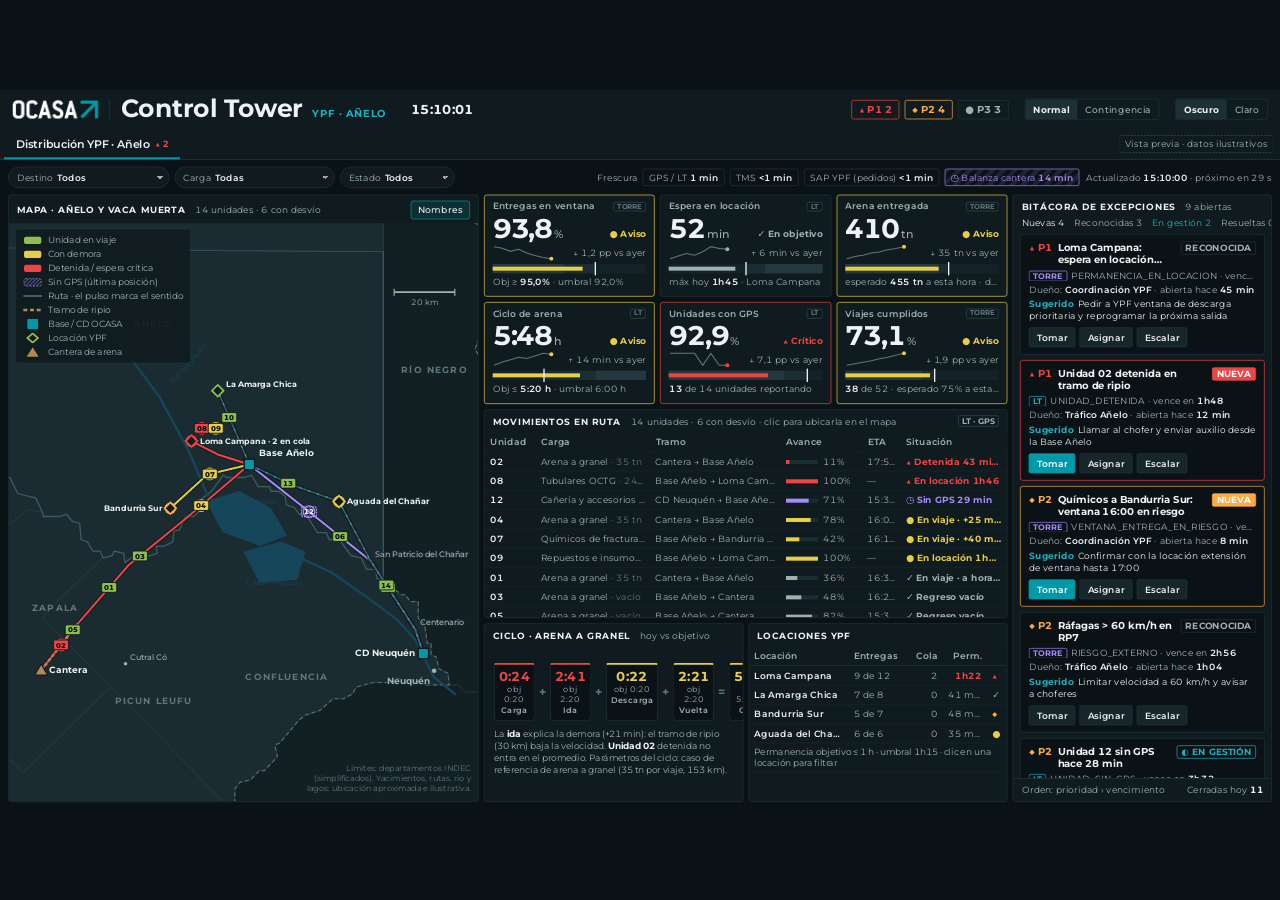
<file: mockups/tablero_ypf_anelo.html>
<!doctype html>
<html lang="es" data-theme="dark">
<head>
<meta charset="utf-8">
<meta name="viewport" content="width=device-width, initial-scale=1">
<title>Control Tower · YPF Añelo</title>
<link rel="preconnect" href="https://fonts.googleapis.com">
<link href="https://fonts.googleapis.com/css2?family=Montserrat:wght@400;500;600;700;800&display=swap" rel="stylesheet">
<style>
/* tokens: los mismos de la Torre de Control (tema oscuro / claro) */
:root,html[data-theme="dark"]{
  --bg:#0A1215;--surf:#101B1F;--hov:#16262B;--hov2:#1C3035;--bd:#21363C;--bd2:#2F4A51;--rowb:#16252A;
  --t1:#EEF2F3;--t2:#9FB1B5;--t3:#5F767B;
  --crit:#EF4444;--risk:#FFAB40;--warn:#E8CE48;--act:#1AB3C2;--stale:#A78BFA;--ok:#8FBF4C;
  --band1:#23393F;--band2:#1A2D32;--band3:#132226;
  --sea:#0C171A;--land:#1A2C31;--nb:#122024;--line:#3F5D64;--water:#16465A;--ripio:#B08A55;
  --scrim:rgba(4,9,11,.72);--brand:#0099A8;--mint:#00ECAD;--hi:rgba(0,153,168,.16);
}
html[data-theme="light"]{
  --bg:#EFEFEF;--surf:#FFFFFF;--hov:#F1F6F7;--hov2:#E3EEF0;--bd:#D9DEE0;--bd2:#B9C3C6;--rowb:#EEF1F2;
  --t1:#0E1214;--t2:#4E595D;--t3:#8C979B;
  --crit:#D32F2F;--risk:#C46F00;--warn:#9A7B00;--act:#007C88;--stale:#6F4FD1;--ok:#4F7F1C;
  --band1:#CFD6D9;--band2:#DFE5E7;--band3:#EEF1F2;
  --sea:#F4F7F7;--land:#E2E8EA;--nb:#EEF1F1;--line:#A3B0B4;--water:#9CCBDA;--ripio:#9A6B2E;
  --scrim:rgba(14,18,20,.32);--brand:#0099A8;--mint:#00A57A;--hi:rgba(0,153,168,.10);
}
*{box-sizing:border-box}
html,body{margin:0;height:100%;background:var(--bg);overflow:hidden}
body{color:var(--t1);font-family:'Montserrat',system-ui,sans-serif;font-variant-numeric:tabular-nums;-webkit-font-smoothing:antialiased}
button,select{font-family:inherit}
#stage{position:absolute;left:0;top:0;width:1920px;height:1080px;transform-origin:0 0;display:grid;grid-template-rows:auto 36px minmax(0,1fr);gap:8px;padding:0 12px 12px;overflow:hidden;overflow:clip;background:var(--bg)}
.s-ok{--sc:var(--t2)} .s-crit{--sc:var(--crit)} .s-risk{--sc:var(--risk)} .s-warn{--sc:var(--warn)} .s-act{--sc:var(--act)} .s-stale{--sc:var(--stale)}
.stripes{background-image:repeating-linear-gradient(135deg,color-mix(in srgb,var(--stale) 14%,transparent) 0 6px,transparent 6px 12px)}

/* encabezado */
.chrome{margin:0 -12px;background:var(--surf);border-bottom:1px solid var(--bd)}
.top{height:58px;padding:0 18px;display:flex;align-items:center;gap:24px;white-space:nowrap}
.brand{display:flex;align-items:center;gap:16px}
.brand img{height:28px;display:block}
.brand .bt{border-left:1px solid var(--bd);padding-left:16px;display:flex;align-items:baseline;gap:14px}
.brand h1{margin:0;font-size:38px;font-weight:700;line-height:28px;letter-spacing:-.01em}
.brand .cl{font-size:15px;font-weight:700;color:var(--act);letter-spacing:.08em;text-transform:uppercase}
.clock{font-size:20px;font-weight:600;margin-left:12px}
.alerts{display:flex;gap:8px;margin-left:auto}
.chip{font-size:14px;padding:3px 8px;border:1px solid var(--bd);border-radius:3px;color:var(--t2)}
.chip b{color:var(--t1);font-weight:600}
.chip.stale{color:var(--stale);border-color:var(--stale)} .chip.stale b{color:var(--stale)}
.alerts .chip{font-size:15px;font-weight:700;padding:4px 10px}
.alerts .chip.on{border-color:var(--sc);color:var(--sc)}
.seg{display:flex;border:1px solid var(--bd);border-radius:4px;overflow:hidden}
.seg button{background:none;border:0;color:var(--t2);font-size:14px;font-weight:500;padding:0 12px;height:30px;cursor:pointer}
.seg button:hover{color:var(--t1)}
.seg button.on{background:var(--hov2);color:var(--t1);font-weight:700}
.seg button.on.contg{background:var(--crit);color:#fff}
@keyframes flash{0%{background:color-mix(in srgb,var(--crit) 45%,transparent)}100%{background:transparent}}
.flash{animation:flash .9s ease-out 2}
.tabs{height:46px;padding:0 10px 0 6px;display:flex;align-items:stretch;gap:16px;white-space:nowrap}
.tab{background:none;border:0;border-bottom:3px solid var(--brand);color:var(--t1);font-size:16px;font-weight:600;padding:3px 18px 0;display:flex;align-items:center;gap:8px;cursor:default}
.tab .tb{font-size:14px;font-weight:700;color:var(--sc)}
.tabs .tr{margin-left:auto;display:flex;align-items:center;gap:12px}
.seal{font-size:14px;color:var(--t2);border:1px dashed var(--bd2);padding:3px 8px;border-radius:3px}
.cbar{height:36px;display:flex;align-items:center;gap:18px;padding:0 18px;background:var(--crit);color:#fff;font-size:15px;white-space:nowrap}
.cbar b{font-weight:700;letter-spacing:.04em}
.cbar button{margin-left:auto;height:26px;padding:0 12px;border:1px solid #fff;background:#fff;color:#B91C1C;border-radius:3px;font-size:14px;font-weight:600;cursor:pointer}

/* filtros */
.fil{display:flex;align-items:center;gap:8px;white-space:nowrap;min-width:0;overflow:hidden}
.fchip{display:flex;align-items:center;gap:4px;height:32px;padding:0 6px 0 12px;border:1px solid var(--bd);border-radius:16px;font-size:14px;color:var(--t2);background:var(--surf)}
.fchip.on{border-color:var(--brand);background:var(--hi)}
.fchip select{background:transparent;color:var(--t1);border:0;font:inherit;font-weight:600;appearance:none;-webkit-appearance:none;cursor:pointer;padding:0 16px 0 2px;outline:none;background-image:linear-gradient(45deg,transparent 50%,var(--t2) 50%),linear-gradient(135deg,var(--t2) 50%,transparent 50%);background-position:calc(100% - 7px) 55%,calc(100% - 2px) 55%;background-size:5px 5px;background-repeat:no-repeat}
.fchip select option{background:var(--surf);color:var(--t1)}
.lnk{background:none;border:0;color:var(--t2);font-size:14px;cursor:pointer;text-decoration:underline;text-underline-offset:3px;padding:0}
.lnk:hover{color:var(--t1)}
.spacer{flex:1}
.srcs{display:flex;gap:6px;align-items:center}
.srcs>span{font-size:14px;color:var(--t2);margin-right:2px}
.refresh{font-size:14px;color:var(--t2)} .refresh b{color:var(--t1);font-weight:600}

/* grilla 24 × 20, igual que la Torre */
#grid{display:grid;grid-template-columns:repeat(24,minmax(0,1fr));grid-template-rows:repeat(20,minmax(0,1fr));gap:8px;min-height:0}
.panel{background:var(--surf);border:1px solid var(--bd);border-radius:4px;min-height:0;min-width:0;overflow:hidden;display:flex;flex-direction:column}
.ph{display:flex;align-items:center;gap:14px;padding:8px 12px 6px;font-size:14px;color:var(--t2);white-space:nowrap}
.ph h2{margin:0;font-size:14px;font-weight:700;letter-spacing:.06em;text-transform:uppercase;color:var(--t1)}
.ph .r{margin-left:auto;display:flex;gap:8px;align-items:center}
.tog{background:none;border:1px solid var(--bd);color:var(--t2);font-size:14px;font-weight:500;height:28px;padding:0 10px;border-radius:4px;cursor:pointer}
.tog:hover{color:var(--t1)} .tog.on{border-color:var(--brand);color:var(--t1);background:var(--hi)}

/* indicadores */
.kpis{display:grid;grid-template-columns:repeat(3,minmax(0,1fr));grid-template-rows:repeat(2,minmax(0,1fr));gap:8px;min-height:0}
.tile{background:var(--surf);border:1px solid var(--bd);border-radius:4px;padding:8px 12px;display:flex;flex-direction:column;gap:5px;min-width:0;overflow:hidden;position:relative}
.tile:not(.s-ok){border-color:var(--sc)}
.t-lbl{font-size:14px;color:var(--t2);font-weight:600;line-height:1.25;display:flex;align-items:center;gap:8px;white-space:nowrap;overflow:hidden}
.t-lbl span:first-child{overflow:hidden;text-overflow:ellipsis}
.t-row{display:flex;align-items:flex-end;justify-content:space-between;gap:8px}
.t-val{font-size:40px;font-weight:700;line-height:.95;letter-spacing:-.03em;white-space:nowrap}
.t-val small{font-size:.42em;font-weight:500;color:var(--t2);letter-spacing:0;margin-left:3px}
.t-st{font-size:14px;font-weight:700;color:var(--sc);white-space:nowrap;padding-bottom:2px}
.t-spark{display:flex;align-items:center;justify-content:space-between;gap:8px;font-size:14px;color:var(--t2);white-space:nowrap}
.t-meta{font-size:14px;color:var(--t2);line-height:1.25;white-space:nowrap;overflow:hidden;text-overflow:ellipsis}
.t-meta b{color:var(--t1);font-weight:600}
.t-src{flex:none;margin-left:auto;font-size:10px;font-weight:700;letter-spacing:.05em;color:var(--t3);border:1px solid var(--bd2);border-radius:3px;padding:0 5px}
.bul{position:relative;height:14px;background:var(--band3)}
.bul i{position:absolute;top:0;bottom:0}
.bul .bv{position:absolute;left:0;top:4px;height:6px;background:var(--t2)}
.tile:not(.s-ok) .bul .bv{background:var(--sc)}
.bul em{position:absolute;top:-3px;bottom:-3px;width:2px;background:var(--t1)}

/* mapa */
.mapbox{position:relative;flex:1;min-height:0}
#map{position:absolute;inset:0;width:100%;height:100%}
.legend{position:absolute;left:10px;top:8px;display:flex;flex-direction:column;gap:5px;font-size:13px;color:var(--t2);background:color-mix(in srgb,var(--surf) 90%,transparent);border:1px solid var(--bd);border-radius:4px;padding:8px 10px;pointer-events:none}
.legend div{display:flex;align-items:center;gap:8px}
.mnote{position:absolute;right:10px;bottom:10px;max-width:250px;font-size:11.5px;line-height:1.35;color:var(--t3);text-align:right;pointer-events:none}
.flow{fill:none;stroke-linecap:round;stroke-dasharray:2 14;animation:flow var(--d,2s) linear infinite}
@keyframes flow{to{stroke-dashoffset:-32}}
.ping{fill:none;transform-box:fill-box;transform-origin:center;animation:ping 1.8s ease-out infinite}
@keyframes ping{0%{transform:scale(.6);opacity:.95}100%{transform:scale(2.6);opacity:0}}
@media (prefers-reduced-motion:reduce){.flow,.ping{animation:none}}
.unit{cursor:pointer}
.mpop{position:absolute;z-index:5;width:330px;background:var(--surf);border:1px solid var(--bd2);border-left:3px solid var(--brand);border-radius:6px;padding:10px 12px;font-size:13.5px;color:var(--t2);box-shadow:0 8px 24px rgba(0,0,0,.35)}
.mpop[hidden]{display:none}
.mpop .h{display:flex;align-items:flex-start;gap:8px;margin-bottom:6px}
.mpop .h b{color:var(--t1);font-size:16px;flex:1}
.mpop .x{background:none;border:1px solid var(--bd2);color:var(--t2);border-radius:3px;width:24px;height:24px;cursor:pointer}
.mpop dl{display:grid;grid-template-columns:96px 1fr;gap:3px 8px;margin:0}
.mpop dt{color:var(--t3)} .mpop dd{margin:0;color:var(--t1)}
.mpop .btn{margin-top:8px}

/* tablas */
.tblwrap{flex:1;min-height:0;overflow-y:auto;overflow-x:hidden;scrollbar-width:thin;scrollbar-color:var(--bd2) transparent}
.tbl{width:100%;border-collapse:collapse;font-size:14px;table-layout:fixed}
.tbl td,.tbl th{overflow:hidden;text-overflow:ellipsis}
.tbl th{position:sticky;top:0;z-index:1;background:var(--surf);color:var(--t2);font-weight:600;text-align:left;padding:6px 8px;border-bottom:1px solid var(--bd);white-space:nowrap}
.tbl td{padding:5px 8px;border-bottom:1px solid var(--rowb);color:var(--t2);white-space:nowrap}
.tbl tr[data-u],.tbl tr[data-y]{cursor:pointer}
.tbl tr[data-u]:hover td,.tbl tr[data-y]:hover td{background:var(--hov)}
.tbl tr.rsel td{background:color-mix(in srgb,var(--brand) 22%,transparent)}
.tbl td.n{color:var(--t1);font-weight:600}
.tbl td.st{color:var(--sc);font-weight:700}
.tbl td.num,.tbl th.num{text-align:right}
.mbar{display:inline-block;width:48px;height:6px;background:var(--band2);vertical-align:middle;margin-right:8px;position:relative}
.mbar i{position:absolute;left:0;top:0;bottom:0;background:var(--t2)}
tr:not(.s-ok) .mbar i{background:var(--sc)}
.tnote{padding:6px 10px;font-size:13px;color:var(--t3)}
.ctag{font-size:12px;font-weight:700;color:var(--t2);border:1px solid var(--bd2);border-radius:3px;padding:0 5px}

/* ciclo de arena */
.cyc{flex:1;display:flex;flex-direction:column;justify-content:center;gap:10px;padding:0 14px 12px}
.brk{display:flex;align-items:stretch;gap:6px}
.brk>div{flex:1;background:var(--bg);border:1px solid var(--bd);border-radius:4px;padding:7px 6px;text-align:center;border-top:3px solid var(--bd2)}
.brk>div.s-warn,.brk>div.s-crit{border-top-color:var(--sc)}
.brk .bv{font-size:20px;font-weight:700;color:var(--t1);line-height:1.1}
.brk>div.s-warn .bv,.brk>div.s-crit .bv{color:var(--sc)}
.brk .bo{font-size:12.5px;color:var(--t2)}
.brk .bl{font-size:12.5px;color:var(--t2);font-weight:600;margin-top:2px}
.brk .op{flex:none;display:flex;align-items:center;color:var(--t3);font-size:18px;font-weight:700;background:none;border:0;padding:0}
.brk .tot{flex:1.25;border-top-color:var(--brand)}
.cnote{font-size:13px;color:var(--t2);line-height:1.4}
.cnote b{color:var(--t1)}

/* bitácora */
.qsum{display:flex;gap:14px;padding:0 12px 8px;font-size:14px;color:var(--t2);white-space:nowrap}
.qlist{flex:1;min-height:0;overflow-y:auto;display:flex;flex-direction:column;gap:8px;padding:0 10px 10px;scrollbar-width:thin;scrollbar-color:var(--bd2) transparent}
.card{background:var(--bg);border:1px solid var(--bd);border-radius:4px;padding:10px 12px;display:flex;flex-direction:column;gap:5px;cursor:pointer;flex-shrink:0}
.card:hover{background:var(--hov)}
.pp1{--pc:var(--crit)} .pp2{--pc:var(--risk)} .pp3{--pc:var(--warn)}
.prio{color:var(--pc);font-weight:700;white-space:nowrap}
.c1{display:flex;align-items:center;gap:8px;font-size:15px}
.ctitle{font-weight:700;flex:1;min-width:0;overflow:hidden;display:-webkit-box;-webkit-line-clamp:2;-webkit-box-orient:vertical;line-height:1.25}
.c1{align-items:flex-start!important}
.badge{font-size:13px;font-weight:700;letter-spacing:.03em;padding:1px 6px;border:1px solid var(--bd);border-radius:3px;color:var(--t2);white-space:nowrap}
.c2,.c3{font-size:13.5px;color:var(--t2);white-space:nowrap;overflow:hidden;text-overflow:ellipsis}
.c2 b,.c3 b{color:var(--t1);font-weight:600}
.orig{font-size:11.5px;font-weight:700;letter-spacing:.04em;border-radius:3px;padding:0 5px;margin-right:6px}
.orig.lt{color:var(--act);border:1px solid var(--act)} .orig.tc{color:var(--stale);border:1px solid var(--stale)}
.c4{font-size:14px;color:var(--t1);overflow:hidden;display:-webkit-box;-webkit-line-clamp:2;-webkit-box-orient:vertical;line-height:1.3}
.c4 span{color:var(--act);font-weight:700;margin-right:6px}
.esc{color:var(--t1);font-size:13px;border:1px solid var(--t2);padding:0 5px;border-radius:3px;margin-left:6px}
.btns{display:flex;gap:6px;margin-top:3px;flex-wrap:wrap}
.btn{height:30px;padding:0 11px;background:var(--hov);border:1px solid var(--bd);border-radius:3px;color:var(--t1);font-size:13.5px;font-weight:600;cursor:pointer;white-space:nowrap}
.btn:hover{background:var(--hov2);border-color:var(--bd2)}
.btn.pri{background:var(--brand);border-color:var(--brand);color:#fff}
.btn:disabled{opacity:.45;cursor:default}
.st-new{border-color:var(--pc)}
.st-new .badge{background:var(--pc);border-color:var(--pc);color:#fff}
.st-gest .badge{color:var(--act);border-color:var(--act)}
.st-res{opacity:.8} .st-res .badge{color:var(--ok);border-color:var(--ok)}
.card.sel{outline:2px solid var(--brand)}
.qfoot{padding:8px 12px;border-top:1px solid var(--bd);display:flex;justify-content:space-between;font-size:14px;color:var(--t2)}
.qempty{padding:18px 12px;font-size:15px;color:var(--t2)}

/* detalle (cajón lateral) */
.scrim{position:absolute;inset:0;z-index:40;background:var(--scrim);opacity:0;pointer-events:none;transition:opacity .15s}
.drawer{position:absolute;top:0;right:0;bottom:0;z-index:41;width:760px;background:var(--surf);border-left:1px solid var(--bd);transform:translateX(100%);visibility:hidden;transition:transform .18s ease-out,visibility 0s .18s;display:flex;flex-direction:column}
.dopen .scrim{opacity:1;pointer-events:auto} .dopen .drawer{transform:none;visibility:visible;transition:transform .18s ease-out}
.dr-top{display:flex;align-items:center;gap:12px;padding:12px 20px;border-bottom:1px solid var(--bd)}
.crumb{font-size:14px;color:var(--t2)} .crumb b{color:var(--t1)}
.dr-top .btn{margin-left:auto}
.dr-body{flex:1;overflow:auto;padding:18px 22px 28px;display:flex;flex-direction:column;gap:16px}
.dr-body h2{margin:0;font-size:23px;font-weight:700;display:flex;align-items:center;gap:12px}
.dr-body h3{margin:0 0 8px;font-size:14px;font-weight:700;letter-spacing:.06em;text-transform:uppercase;color:var(--t2)}
.dsub{font-size:15px;color:var(--t2);margin-top:-6px}
.mets{display:grid;grid-template-columns:repeat(4,minmax(0,1fr));gap:10px}
.m{border:1px solid var(--bd);border-radius:4px;padding:10px 12px;background:var(--bg)}
.m .ml{font-size:13.5px;color:var(--t2)} .m .mv{font-size:24px;font-weight:700;margin-top:2px} .m .ms{font-size:13.5px;color:var(--sc);margin-top:2px}
.steps{display:flex;gap:4px}
.steps div{flex:1;border-top:3px solid var(--bd);padding-top:6px;font-size:14px;color:var(--t2)}
.steps div.done{border-color:var(--t2)} .steps div.cur{border-color:var(--brand);color:var(--act);font-weight:700}
.sugbox{border:1px solid var(--brand);border-radius:4px;padding:10px 12px;font-size:16px;background:var(--hi)}
.sugbox span{color:var(--act);font-weight:700;margin-right:8px}
.log{font-size:14px;color:var(--t2);display:flex;flex-direction:column;gap:4px}
.log b{color:var(--t1);margin-right:8px}
.menu{position:absolute;z-index:45;background:var(--surf);border:1px solid var(--bd2);border-radius:4px;padding:4px;min-width:250px;display:none}
.menu button{display:block;width:100%;text-align:left;background:none;border:0;color:var(--t1);font-size:14px;font-weight:500;padding:8px 10px;cursor:pointer;border-radius:3px}
.menu button:hover{background:var(--hov)}
.toast{position:absolute;z-index:50;left:50%;bottom:22px;transform:translateX(-50%);background:var(--hov2);border:1px solid var(--bd2);border-radius:4px;padding:10px 16px;font-size:15px;font-weight:500;opacity:0;transition:opacity .2s;pointer-events:none}
.toast.on{opacity:1}
</style>
</head>
<body>
<div id="stage">
  <div class="chrome">
    <header class="top">
      <div class="brand"><img id="logo" alt="OCASA"><div class="bt"><h1>Control Tower</h1><span class="cl">YPF · Añelo</span></div></div>
      <div class="clock"><b id="clock">15:10:00</b></div>
      <div class="alerts" id="alerts"></div>
      <div class="seg" id="modeSeg"><button data-act="cont" data-id="0" class="on">Normal</button><button data-act="cont" data-id="1">Contingencia</button></div>
      <div class="seg" id="themeSeg"><button data-act="theme" data-id="dark">Oscuro</button><button data-act="theme" data-id="light">Claro</button></div>
    </header>
    <nav class="tabs" aria-label="Pestaña">
      <button class="tab" id="tab">Distribución YPF · Añelo</button>
      <div class="tr"><span class="seal" title="Mockup: los números son ilustrativos y el tablero no está conectado a datos reales.">Vista previa · datos ilustrativos</span></div>
    </nav>
    <div class="cbar" id="cbar" style="display:none"></div>
  </div>

  <div class="fil">
    <label class="fchip" data-f="yac">Destino <select id="fYac"></select></label>
    <label class="fchip" data-f="carga">Carga <select id="fCarga"></select></label>
    <label class="fchip" data-f="est">Estado <select id="fEst"></select></label>
    <button class="lnk" data-act="clearF" id="clearF" style="display:none">Limpiar filtros</button>
    <div class="spacer"></div>
    <div class="srcs" id="srcs"></div>
    <div class="refresh" id="refresh"></div>
  </div>

  <div id="grid">
    <section class="panel" style="grid-area:1/1/span 20/span 9">
      <div class="ph"><h2>Mapa · Añelo y Vaca Muerta</h2><span id="mapSum"></span><div class="r"><button class="tog on" data-act="lbl" id="bLbl">Nombres</button></div></div>
      <div class="mapbox" id="mapbox">
        <svg id="map" preserveAspectRatio="xMidYMid meet" aria-label="Mapa de la región de Añelo con las unidades en movimiento"></svg>
        <div class="legend" id="legend"></div>
        <div class="mnote">Límites: departamentos INDEC (simplificados). Yacimientos, rutas, río y lagos: ubicación aproximada e ilustrativa.</div>
        <div class="mpop" id="mpop" hidden></div>
      </div>
    </section>
    <div class="kpis" id="kpis" style="grid-area:1/10/span 7/span 10"></div>
    <section class="panel" style="grid-area:8/10/span 7/span 10">
      <div class="ph"><h2>Movimientos en ruta</h2><span id="movSum"></span><div class="r"><span class="ctag">LT · GPS</span></div></div>
      <div class="tblwrap"><table class="tbl" id="movTbl"></table></div>
    </section>
    <section class="panel" style="grid-area:15/10/span 6/span 5">
      <div class="ph"><h2>Ciclo · arena a granel</h2><span>hoy vs objetivo</span></div>
      <div class="cyc" id="cyc"></div>
    </section>
    <section class="panel" style="grid-area:15/15/span 6/span 5">
      <div class="ph"><h2>Locaciones YPF</h2></div>
      <div class="tblwrap"><table class="tbl" id="yacTbl"></table></div>
    </section>
    <section class="panel" style="grid-area:1/20/span 20/span 5">
      <div class="ph"><h2>Bitácora de excepciones</h2><span id="qCount"></span></div>
      <div class="qsum" id="qSum"></div>
      <div class="qlist" id="qlist"></div>
      <div class="qfoot"><span>Orden: prioridad › vencimiento</span><span id="qClosed"></span></div>
    </section>
  </div>

  <div class="scrim" data-act="back"></div>
  <aside class="drawer" id="drawer"><div class="dr-top"><div class="crumb" id="crumb"></div><button class="btn" data-act="back">← Volver</button></div><div class="dr-body" id="drBody"></div></aside>
  <div class="menu" id="menu"></div>
  <div class="toast" id="toast"></div>
</div>

<script>
const GEO={"W":1000,"H":1100,"scale":26065.174276801426,"tx":31775.963897496775,"ty":-18283.689850350245,"deps":[{"n":"El Cuy","p":"RIONEGRO","d":"M798,1007.7L800.2,1007.7L840.3,1007.7L840.3,1007.7L855.9,1007.7L867.1,1019.7L893.8,1019.7L905,1031.7L934,1035.7L951.8,1051.7L963,1051.7L971.9,1063.7L991.9,1067.7L996.4,1075.7L1025.4,1075.7L1054.4,1055.7L1070,1059.7L1103.4,1059.7L1116.8,1067.7L1136.9,1071.7L1174.8,1071.7L1177,1079.7L1221.6,1083.7L1221.6,1095.7L1248.3,1111.7L1279.5,1111.7L1304.1,1115.7L1324.1,1103.7L1359.8,1107.7L1366.5,1091.7L1384.3,1095.7L1420,1095.7L1420,1087.7L1444.5,1071.7L1460.1,1071.7L1493.6,1067.7L1491.3,1171.8L1491.3,1179.8L1295.2,1236L1130.2,1288.2L898.3,1489.7L840.3,1546.3L782.4,1599L735.6,1643.5L570.6,1680.1L483.6,1859.1L385.5,1867.2L209.4,1879.5L17.7,1997.9L31,1749.1L40,1603L42.2,1530.1L42.2,1530.1L53.3,1526.1L68.9,1509.9L82.3,1514L89,1505.9L100.1,1509.9L115.8,1501.8L122.4,1489.7L144.7,1493.8L144.7,1493.8L155.9,1493.8L169.3,1473.6L198.2,1461.4L227.2,1433.2L227.2,1417.1L240.6,1396.9L262.9,1380.8L258.4,1364.7L278.5,1348.5L309.7,1340.5L329.8,1316.3L374.4,1320.4L394.4,1308.3L403.4,1292.2L419,1280.2L421.2,1260.1L436.8,1248L454.6,1244L468,1227.9L468,1227.9L470.2,1223.9L470.2,1187.8L479.2,1175.8L497,1171.8L512.6,1155.7L521.5,1155.7L543.8,1131.7L539.4,1111.7L548.3,1107.7L581.7,1067.7L592.9,1059.7L617.4,1051.7L639.7,1031.7L657.5,1031.7L673.1,1023.7L679.8,1011.7L708.8,1003.7L733.3,1003.7L744.5,995.7L777.9,999.7Z","c":[620,1427]},{"n":"Malarg\u00fce","p":"MENDOZA","d":"M-98.3,-1395.2L-98.3,-1395.2L-76,-1372.6L-51.5,-1365L-24.7,-1342.3L-11.3,-1338.5L-2.4,-1327.2L24.3,-1315.8L33.3,-1304.5L68.9,-1289.3L91.2,-1270.4L93.5,-1251.4L109.1,-1221.1L129.1,-1205.9L129.1,-1190.8L135.8,-1183.2L135.8,-1168L144.7,-1149L162.6,-1133.8L171.5,-1133.8L191.6,-1122.4L209.4,-1122.4L231.7,-1114.8L240.6,-1122.4L262.9,-1122.4L345.4,-1103.4L501.5,-1061.5L619.6,-943.4L639.7,-893.8L668.7,-828.8L668.7,-824.9L717.7,-710L706.6,-710L706.6,-610.1L726.6,-610.1L726.6,-251.1L726.6,189.2L711,177.4L697.7,177.4L697.7,177.4L682,177.4L682,169.6L657.5,177.4L635.2,161.8L633,146.1L621.8,138.3L610.7,114.8L577.3,118.7L568.3,110.9L568.3,110.9L523.8,110.9L521.5,91.4L514.8,79.7L499.2,75.8L497,67.9L474.7,71.8L470.2,79.7L454.6,79.7L445.7,87.5L439,75.8L421.2,75.8L419,75.8L416.7,71.8L387.8,71.8L376.6,67.9L365.5,48.4L363.2,21.1L367.7,1.6L354.3,-17.9L340.9,-25.7L325.3,-25.7L320.9,-33.5L298.6,-45.2L285.2,-41.3L265.1,-60.7L231.7,-56.8L229.5,-49.1L193.8,-45.2L184.9,-49.1L182.6,-49.1L178.2,-45.2L138.1,-45.2L122.4,-56.8L106.8,-56.8L73.4,-84.1L62.2,-84.1L40,-107.4L37.7,-142.4L33.3,-146.3L35.5,-200.7L44.4,-208.4L40,-216.2L26.6,-216.2L17.7,-227.8L-4.6,-231.7L-11.3,-251.1L-33.6,-258.9L-35.8,-286L-42.5,-286L-44.8,-301.5L-60.4,-317L-76,-317L-80.4,-336.3L-87.1,-336.3L-87.1,-336.3L-102.7,-363.4L-125,-386.6L-125,-398.2L-133.9,-413.6L-151.8,-429.1L-160.7,-452.2L-158.5,-475.4L-162.9,-475.4L-162.9,-498.5L-171.8,-525.5L-194.1,-525.5L-200.8,-517.8L-225.4,-517.8L-232,-529.3L-232,-544.7L-238.7,-552.4L-238.7,-575.5L-245.4,-594.8L-245.4,-594.8L-247.7,-629.4L-252.1,-644.7L-258.8,-644.7L-258.8,-667.8L-254.3,-679.3L-236.5,-683.1L-245.4,-717.7L-261,-721.5L-256.6,-733L-247.7,-733L-234.3,-752.2L-263.3,-756L-261,-779L-241,-782.8L-241,-794.3L-225.4,-798.1L-212,-809.6L-218.7,-821.1L-234.3,-821.1L-241,-840.2L-232,-844.1L-238.7,-878.5L-249.9,-882.3L-249.9,-893.8L-258.8,-916.7L-243.2,-928.1L-249.9,-939.6L-256.6,-973.9L-241,-977.7L-245.4,-993L-256.6,-993L-272.2,-1008.2L-265.5,-1015.8L-274.4,-1027.3L-274.4,-1050.1L-261,-1061.5L-261,-1076.8L-267.7,-1092L-290,-1092L-327.9,-1099.6L-332.4,-1114.8L-325.7,-1145.2L-314.5,-1156.6L-283.3,-1152.8L-276.6,-1160.4L-263.3,-1160.4L-249.9,-1171.8L-238.7,-1171.8L-234.3,-1187L-238.7,-1217.3L-238.7,-1243.9L-232,-1247.7L-234.3,-1266.6L-220.9,-1270.4L-218.7,-1304.5L-194.1,-1334.8L-194.1,-1349.9L-185.2,-1376.3L-209.7,-1395.2L-207.5,-1410.4L-189.7,-1414.1L-178.5,-1440.6L-154,-1433L-136.2,-1410.4L-109.4,-1406.6Z","c":[244,-615]},{"n":"Catan Lil","p":"NEUQUEN","d":"M-352.4,1047.7L-345.7,1063.7L-348,1083.7L-243.2,1087.7L-212,1087.7L-209.7,1099.7L-194.1,1119.7L-180.8,1127.7L-122.8,1127.7L-122.8,1131.7L-96,1135.7L-89.4,1159.7L-80.4,1159.7L-60.4,1175.8L-40.3,1179.8L-33.6,1195.8L-22.5,1199.8L-82.7,1256L6.5,1344.5L-147.3,1493.8L-227.6,1413L-321.2,1501.8L-361.4,1538.2L-381.4,1518L-401.5,1538.2L-439.4,1497.8L-437.2,1522L-450.5,1534.2L-448.3,1526.1L-461.7,1518L-463.9,1489.7L-472.8,1473.6L-490.7,1469.5L-495.1,1453.4L-472.8,1449.3L-477.3,1425.1L-470.6,1405L-495.1,1400.9L-495.1,1356.6L-504,1356.6L-510.7,1340.5L-504,1340.5L-504,1320.4L-497.4,1328.4L-468.4,1328.4L-470.6,1320.4L-448.3,1316.3L-446.1,1292.2L-432.7,1284.2L-410.4,1284.2L-412.6,1268.1L-423.8,1256L-417.1,1244L-434.9,1240L-437.2,1227.9L-426,1223.9L-414.9,1179.8L-403.7,1179.8L-399.3,1167.8L-408.2,1147.7L-401.5,1127.7L-399.3,1055.7L-405.9,1051.7L-388.1,1019.7L-377,1043.7Z","c":[-265,1300]},{"n":"Avellaneda","p":"RIONEGRO","d":"M1904.4,912L1911,900L1924.4,900L1931.1,880.1L1969,884.1L1977.9,896.1L1998,904L2011.4,904L2029.2,912L2033.7,927.9L2053.7,923.9L2056,916L2087.2,908L2107.2,916L2105,1055.7L2093.9,1514L2093.9,1522L2109.5,1526.1L2078.3,1558.5L2071.6,1554.4L1853.1,1554.4L1750,1554.4L1375.4,1550.4L898.3,1489.7L1130.2,1288.2L1295.2,1236L1491.3,1179.8L1491.3,1171.8L1493.6,1067.7L1460.1,1071.7L1457.9,880.1L1457.9,840.3L1457.9,741L1462.4,752.9L1473.5,752.9L1478,776.8L1486.9,788.7L1475.7,824.4L1486.9,836.4L1500.3,836.4L1504.7,848.3L1527,848.3L1531.5,856.2L1547.1,856.2L1547.1,864.2L1560.5,864.2L1562.7,856.2L1578.3,864.2L1591.7,864.2L1596.1,872.2L1605.1,864.2L1634,864.2L1658.6,856.2L1685.3,856.2L1714.3,852.3L1716.5,864.2L1774.5,864.2L1774.5,876.1L1792.3,876.1L1792.3,884.1L1805.7,880.1L1812.4,896.1L1821.9,888.1L1833,896.1L1835.2,888.1L1855.3,904L1888.8,904L1888.8,912Z","c":[1657,1255]},{"n":"General Roca","p":"RIONEGRO","d":"M1255,661.7L1268.4,669.7L1288.5,673.6L1297.4,689.5L1344.2,689.5L1344.2,697.4L1366.5,709.3L1395.5,709.3L1402.2,725.2L1413.3,733.1L1426.7,733.1L1440.1,741L1457.9,741L1457.9,840.3L1457.9,880.1L1460.1,1071.7L1444.5,1071.7L1420,1087.7L1420,1095.7L1384.3,1095.7L1366.5,1091.7L1359.8,1107.7L1324.1,1103.7L1304.1,1115.7L1279.5,1111.7L1248.3,1111.7L1221.6,1095.7L1221.6,1083.7L1177,1079.7L1174.8,1071.7L1136.9,1071.7L1116.8,1067.7L1103.4,1059.7L1070,1059.7L1054.4,1055.7L1025.4,1075.7L996.4,1075.7L991.9,1067.7L971.9,1063.7L963,1051.7L951.8,1051.7L934,1035.7L905,1031.7L893.8,1019.7L867.1,1019.7L855.9,1007.7L840.3,1007.7L840.3,1007.7L838.1,987.8L822.5,979.8L818,959.8L809.1,955.8L809.1,935.9L802.4,935.9L798,904L786.8,892.1L786.8,864.2L773.5,864.2L764.5,852.3L753.4,852.3L753.4,848.3L735.6,836.4L733.3,836.4L726.6,824.4L726.6,259.7L726.6,189.2L731.1,193.1L764.5,193.1L773.5,189.2L782.4,197L806.9,200.9L840.3,200.9L840.3,204.8L871.6,204.8L889.4,212.7L913.9,212.7L922.8,224.4L938.4,228.4L945.1,240.1L951.8,287.2L965.2,310.8L963,350L934,373.6L922.8,373.6L911.7,389.4L898.3,393.3L884.9,428.7L909.5,468.1L936.2,468.1L947.4,472.1L956.3,464.2L956.3,476L965.2,480L965.2,499.7L980.8,503.6L996.4,547.1L1025.4,570.8L1047.7,578.7L1130.2,578.7L1152.5,574.7L1177,555L1210.4,555L1210.4,582.6L1226,598.4L1226,638L1239.4,634Z","c":[1044,741]},{"n":"Picun Leufu","p":"NEUQUEN","d":"M468,1227.9L454.6,1244L436.8,1248L421.2,1260.1L419,1280.2L403.4,1292.2L394.4,1308.3L374.4,1320.4L329.8,1316.3L309.7,1340.5L278.5,1348.5L258.4,1364.7L262.9,1380.8L240.6,1396.9L227.2,1417.1L227.2,1433.2L198.2,1461.4L169.3,1473.6L155.9,1493.8L144.7,1493.8L6.5,1344.5L-82.7,1256L-22.5,1199.8L62.2,1115.7L104.6,1159.7L213.9,1051.7L256.2,1011.7L358.8,1115.7Z","c":[192,1249]},{"n":"Zapala","p":"NEUQUEN","d":"M138.1,709.3L140.3,717.2L167,717.2L180.4,713.3L189.3,725.2L202.7,729.1L204.9,756.9L216.1,760.9L225,776.8L238.4,776.8L242.8,788.7L171.5,856.2L138.1,892.1L256.2,1011.7L213.9,1051.7L104.6,1159.7L62.2,1115.7L-22.5,1199.8L-33.6,1195.8L-40.3,1179.8L-60.4,1175.8L-80.4,1159.7L-89.4,1159.7L-96,1135.7L-122.8,1131.7L-122.8,1127.7L-180.8,1127.7L-194.1,1119.7L-209.7,1099.7L-212,1087.7L-243.2,1087.7L-348,1083.7L-151.8,888.1L-145.1,884.1L-113.9,884.1L-93.8,880.1L-71.5,852.3L-67.1,840.3L-42.5,828.4L-38.1,812.5L-22.5,800.6L-4.6,800.6L15.4,784.7L26.6,784.7L37.7,772.8L40,745L53.3,729.1L82.3,729.1L113.5,705.3Z","c":[3,969]},{"n":"Confluencia","p":"NEUQUEN","d":"M726.6,824.4L733.3,836.4L735.6,836.4L753.4,848.3L753.4,852.3L764.5,852.3L773.5,864.2L786.8,864.2L786.8,892.1L798,904L802.4,935.9L809.1,935.9L809.1,955.8L818,959.8L822.5,979.8L838.1,987.8L840.3,1007.7L840.3,1007.7L800.2,1007.7L798,1007.7L777.9,999.7L744.5,995.7L733.3,1003.7L708.8,1003.7L679.8,1011.7L673.1,1023.7L657.5,1031.7L639.7,1031.7L617.4,1051.7L592.9,1059.7L581.7,1067.7L548.3,1107.7L539.4,1111.7L543.8,1131.7L521.5,1155.7L512.6,1155.7L497,1171.8L479.2,1175.8L470.2,1187.8L470.2,1223.9L468,1227.9L468,1227.9L358.8,1115.7L256.2,1011.7L138.1,892.1L171.5,856.2L242.8,788.7L258.4,784.7L262.9,776.8L278.5,780.7L280.7,796.6L296.3,784.7L325.3,784.7L336.5,780.7L334.2,768.8L347.6,768.8L363.2,760.9L365.5,741L374.4,741L385.5,717.2L398.9,717.2L407.8,709.3L414.5,685.5L430.1,673.6L450.2,645.9L456.9,649.9L485.8,649.9L499.2,645.9L510.4,665.7L530.4,665.7L532.7,673.6L546,673.6L557.2,681.6L559.4,697.4L572.8,701.4L581.7,713.3L592.9,713.3L612.9,745L628.5,745L633,756.9L650.8,756.9L670.9,784.7L688.7,788.7L697.7,808.5L713.3,808.5L715.5,824.4Z","c":[481,915]},{"n":"Picunches","p":"NEUQUEN","d":"M-530.8,495.7L-506.3,547.1L-490.7,582.6L-477.3,594.5L-450.5,602.4L-443.8,618.2L-417.1,622.2L-410.4,614.3L-390.3,610.3L-365.8,586.6L-343.5,586.6L-339.1,610.3L-207.5,614.3L-24.7,618.2L-20.2,610.3L-4.6,614.3L22.1,614.3L31,622.2L51.1,626.1L64.5,645.9L82.3,649.9L95.7,677.6L126.9,685.5L138.1,709.3L113.5,705.3L82.3,729.1L53.3,729.1L40,745L37.7,772.8L26.6,784.7L15.4,784.7L-4.6,800.6L-22.5,800.6L-38.1,812.5L-42.5,828.4L-67.1,840.3L-71.5,852.3L-93.8,880.1L-113.9,884.1L-145.1,884.1L-151.8,888.1L-348,1083.7L-345.7,1063.7L-352.4,1047.7L-350.2,1023.7L-354.7,1015.7L-343.5,1007.7L-354.7,995.7L-359.1,975.8L-368,971.8L-370.3,943.9L-363.6,923.9L-372.5,920L-379.2,904L-385.9,904L-385.9,888.1L-408.2,888.1L-423.8,868.2L-423.8,856.2L-448.3,860.2L-459.5,848.3L-461.7,848.3L-472.8,848.3L-481.7,824.4L-468.4,800.6L-446.1,780.7L-450.5,745L-461.7,729.1L-481.7,725.2L-501.8,689.5L-510.7,689.5L-517.4,665.7L-517.4,638L-524.1,622.2L-521.9,598.4L-537.5,574.7L-530.8,566.8L-530.8,551L-521.9,547.1L-521.9,527.3L-535.3,519.4L-535.3,507.6L-544.2,503.6L-530.8,495.7Z","c":[-239,761]},{"n":"A\u00f1elo","p":"NEUQUEN","d":"M726.6,259.7L726.6,824.4L715.5,824.4L713.3,808.5L697.7,808.5L688.7,788.7L670.9,784.7L650.8,756.9L633,756.9L628.5,745L612.9,745L592.9,713.3L581.7,713.3L572.8,701.4L559.4,697.4L557.2,681.6L546,673.6L532.7,673.6L530.4,665.7L510.4,665.7L499.2,645.9L485.8,649.9L456.9,649.9L450.2,645.9L430.1,673.6L414.5,685.5L407.8,709.3L398.9,717.2L385.5,717.2L374.4,741L365.5,741L363.2,760.9L347.6,768.8L334.2,768.8L336.5,780.7L325.3,784.7L296.3,784.7L280.7,796.6L278.5,780.7L262.9,776.8L258.4,784.7L242.8,788.7L238.4,776.8L225,776.8L216.1,760.9L204.9,756.9L202.7,729.1L189.3,725.2L180.4,713.3L167,717.2L140.3,717.2L138.1,709.3L126.9,685.5L95.7,677.6L82.3,649.9L64.5,645.9L62.2,630.1L48.9,602.4L57.8,602.4L60,570.8L48.9,566.8L51.1,551L42.2,539.2L51.1,539.2L48.9,527.3L40,527.3L37.7,507.6L28.8,503.6L33.3,491.8L15.4,483.9L22.1,468.1L13.2,468.1L6.5,444.5L15.4,444.5L24.3,413L13.2,405.1L6.5,385.4L-0.2,385.4L-4.6,350L-18,342.2L-6.9,334.3L-2.4,302.9L-11.3,291.1L-9.1,267.6L-18,267.6L-15.8,251.9L355.4,257.4Z","c":[380,489]},{"n":"Loncopue","p":"NEUQUEN","d":"M-15.8,251.9L-18,267.6L-9.1,267.6L-11.3,291.1L-2.4,302.9L-6.9,334.3L-18,342.2L-4.6,350L-0.2,385.4L6.5,385.4L13.2,405.1L24.3,413L15.4,444.5L6.5,444.5L13.2,468.1L22.1,468.1L15.4,483.9L33.3,491.8L28.8,503.6L37.7,507.6L40,527.3L48.9,527.3L51.1,539.2L42.2,539.2L51.1,551L48.9,566.8L60,570.8L57.8,602.4L48.9,602.4L62.2,630.1L64.5,645.9L51.1,626.1L31,622.2L22.1,614.3L-4.6,614.3L-20.2,610.3L-24.7,618.2L-207.5,614.3L-339.1,610.3L-343.5,586.6L-365.8,586.6L-390.3,610.3L-410.4,614.3L-417.1,622.2L-443.8,618.2L-450.5,602.4L-477.3,594.5L-490.7,582.6L-506.3,547.1L-530.8,495.7L-530.8,495.7L-517.4,495.7L-517.4,480L-530.8,476L-535.3,464.2L-546.4,460.3L-546.4,444.5L-555.3,424.8L-550.9,413L-575.4,405.1L-575.4,385.4L-541.9,397.2L-537.5,405.1L-492.9,405.1L-492.9,401.2L-417.1,401.2L-377,409.1L-365.8,420.9L-356.9,420.9L-343.5,432.7L-82.7,220.5L-84.9,232.3L-62.6,232.3L-60.4,240.1L-24.7,240.1Z","c":[-212,469]},{"n":"Pehuenches","p":"NEUQUEN","d":"M-87.1,-336.3L-80.4,-336.3L-76,-317L-60.4,-317L-44.8,-301.5L-42.5,-286L-35.8,-286L-33.6,-258.9L-11.3,-251.1L-4.6,-231.7L17.7,-227.8L26.6,-216.2L40,-216.2L44.4,-208.4L35.5,-200.7L33.3,-146.3L37.7,-142.4L40,-107.4L62.2,-84.1L73.4,-84.1L106.8,-56.8L122.4,-56.8L138.1,-45.2L178.2,-45.2L182.6,-49.1L184.9,-49.1L193.8,-45.2L229.5,-49.1L231.7,-56.8L265.1,-60.7L285.2,-41.3L298.6,-45.2L320.9,-33.5L325.3,-25.7L340.9,-25.7L354.3,-17.9L367.7,1.6L363.2,21.1L365.5,48.4L376.6,67.9L387.8,71.8L416.7,71.8L419,75.8L421.2,75.8L439,75.8L445.7,87.5L454.6,79.7L470.2,79.7L474.7,71.8L497,67.9L499.2,75.8L514.8,79.7L521.5,91.4L523.8,110.9L568.3,110.9L568.3,110.9L577.3,118.7L610.7,114.8L621.8,138.3L633,146.1L635.2,161.8L657.5,177.4L682,169.6L682,177.4L697.7,177.4L697.7,177.4L711,177.4L726.6,189.2L726.6,259.7L355.4,257.4L-15.8,251.9L-24.7,240.1L-60.4,240.1L-62.6,232.3L-84.9,232.3L-82.7,220.5L-96,165.7L-107.2,161.8L-111.7,142.2L-107.2,126.6L-116.1,110.9L-113.9,87.5L-100.5,71.8L-93.8,48.4L-82.7,36.7L-78.2,13.3L-96,5.5L-93.8,-6.2L-93.8,-107.4L-91.6,-161.9L-91.6,-212.3L-89.4,-262.7L-89.4,-313.1L-87.1,-336.3Z","c":[203,85]},{"n":"Puelen","p":"LAPAMPA","d":"M1252.8,263.6L1252.8,452.4L1255,468.1L1255,661.7L1239.4,634L1226,638L1226,598.4L1210.4,582.6L1210.4,555L1177,555L1152.5,574.7L1130.2,578.7L1047.7,578.7L1025.4,570.8L996.4,547.1L980.8,503.6L965.2,499.7L965.2,480L956.3,476L956.3,464.2L947.4,472.1L936.2,468.1L909.5,468.1L884.9,428.7L898.3,393.3L911.7,389.4L922.8,373.6L934,373.6L963,350L965.2,310.8L951.8,287.2L945.1,240.1L938.4,228.4L922.8,224.4L913.9,212.7L889.4,212.7L871.6,204.8L840.3,204.8L840.3,200.9L806.9,200.9L782.4,197L773.5,189.2L764.5,193.1L731.1,193.1L726.6,189.2L726.6,-251.1L827,-251.1L1246.1,-255L1250.6,52.3L1250.6,173.5Z","c":[1025,110]}],"prov":"M3701.3,-5628.5L3701.3,-5628.5M100.1,-4802.1L100.1,-4802.1M-883.1,2211.3L-863,2215.4L-827.3,2215.4L-822.9,2219.5L-791.6,2219.5L-767.1,2215.4L-751.5,2223.6L-731.4,2223.6L-704.7,2244.2L-669,2260.7L-637.8,2260.7L-624.4,2252.4L-602.1,2231.8L-591,2236L-582.1,2227.7L-582.1,2215.4L-566.5,2190.7L-548.6,2186.6L-539.7,2174.3L-539.7,2141.4L-553.1,2112.7L-570.9,2104.5L-568.7,2088.1L-577.6,2084L-577.6,2055.3L-566.5,2034.8L-557.5,2038.9L-537.5,2034.8L-530.8,2010.2L-515.2,1989.8L-481.7,1973.4L-468.4,1973.4L-463.9,1961.1L-461.7,1957L-450.5,1953L-423.8,1953L-399.3,1948.9L-388.1,1957L-363.6,1953L-354.7,1932.5L-339.1,1920.3L-323.5,1916.2L-314.5,1899.9L-310.1,1903.9L-292.2,1903.9L-267.7,1912.1L-265.5,1920.3L-243.2,1916.2L-232,1908L-216.4,1908L-196.4,1899.9L-180.8,1903.9L-149.6,1895.8L-145.1,1883.5L-149.6,1871.3L-145.1,1850.9L-122.8,1846.8L-98.3,1826.5L-91.6,1781.7L-96,1749.1L-80.4,1728.8L-69.3,1724.7L-64.8,1708.5L-47,1708.5L-53.7,1676L-67.1,1663.8L-71.5,1635.4L-67.1,1615.2L-58.1,1603L-55.9,1586.8L-38.1,1574.7L-38.1,1566.6L-20.2,1566.6L-9.1,1550.4L4.3,1542.3L19.9,1542.3L22.1,1534.2L42.2,1530.1L53.3,1526.1L68.9,1509.9L82.3,1514L89,1505.9L100.1,1509.9L115.8,1501.8L122.4,1489.7L144.7,1493.8L155.9,1493.8L169.3,1473.6L198.2,1461.4L227.2,1433.2L227.2,1417.1L240.6,1396.9L262.9,1380.8L258.4,1364.7L278.5,1348.5L309.7,1340.5L329.8,1316.3L374.4,1320.4L394.4,1308.3L403.4,1292.2L419,1280.2L421.2,1260.1L436.8,1248L454.6,1244L468,1227.9L468,1227.9M2941.1,-247.2L2941.1,-409.8L2941.1,-502.4L2941.1,-756L2941.1,-775.2L2941.1,-1012L2941.1,-1061.5L2941.1,-1266.6L2941.1,-1527.3M5201.8,-1816.5L5168.3,-1816.5L5146,-1805.2L5126,-1805.2L5119.3,-1797.7L5094.8,-1797.7L5083.6,-1805.2L5074.7,-1812.7L5056.8,-1838.9L5043.5,-1850.2L5030.1,-1850.2L5018.9,-1842.7L5003.3,-1846.4L4994.4,-1853.9L4981,-1880.1L4965.4,-1887.6L4947.6,-1887.6L4938.7,-1906.2L4923.1,-1902.5L4905.2,-1910L4889.6,-1902.5L4876.3,-1902.5L4862.9,-1913.7L4858.4,-1924.9L4842.8,-1921.2M4836.1,-1921.2L4833.9,-1921.2L4822.8,-1924.9L4820.5,-1943.6L4829.4,-1962.3L4822.8,-1969.7L4796,-1966L4769.2,-1966L4753.6,-1962.3L4735.8,-1966L4722.4,-1980.9L4718,-2010.8L4711.3,-2014.5L4697.9,-2021.9L4682.3,-2010.8L4660,-1984.6L4653.3,-1988.4L4646.6,-2014.5L4633.2,-2029.4L4619.9,-2033.1L4613.2,-2025.7L4584.2,-2029.4L4566.4,-2048L4568.6,-2062.9L4561.9,-2077.8L4530.7,-2085.3L4510.6,-2107.6L4481.6,-2107.6L4452.7,-2129.9L4430.4,-2163.4L4405.8,-2174.5L4392.5,-2204.2L4359,-2222.8L4343.4,-2237.6L4352.3,-2252.5L4343.4,-2263.6L4325.6,-2267.3L4296.6,-2263.6L4278.8,-2282.1L4256.5,-2294.2L4223,-2342.3L4209.6,-2357.2L4196.3,-2397.9L4178.4,-2412.6L4169.5,-2431.1L4180.7,-2453.3L4153.9,-2486.5L4151.7,-2501.3L4153.9,-2530.8L4151.7,-2545.6L4138.3,-2575L4142.8,-2600.8L4136.1,-2619.2L4127.2,-2626.6L4129.4,-2637.6L4138.3,-2641.3L4153.9,-2667.1L4156.1,-2703.8L4153.9,-2729.5L4169.5,-2729.5L4169.5,-2751.6L4174,-2788.3L4162.8,-2806.6L4162.8,-2832.3L4180.7,-2861.6L4180.7,-2879.9L4169.5,-2898.2L4160.6,-2901.9L4151.7,-2920.2L4180.7,-2949.4L4180.7,-2986L4174,-2996.9L4176.2,-3011.5L4189.6,-3015.2L4189.6,-3044.4L4214.1,-3062.6L4234.2,-3066.3L4267.6,-3066.3L4294.4,-3091.8L4332.3,-3117.3L4332.3,-3131.9L4325.6,-3142.8L4341.2,-3153.8L4367.9,-3153.8L4376.9,-3161L4383.5,-3190.2L4399.2,-3193.8L4417,-3204.7L4417,-3219.3L4437.1,-3241.1L4441.5,-3259.2L4430.4,-3277.4L4432.6,-3284.7L4468.3,-3299.2L4481.6,-3313.7L4488.3,-3335.5L4488.3,-3357.3L4499.5,-3379L4515.1,-3382.6L4530.7,-3400.8L4546.3,-3426.1L4548.5,-3437L4561.9,-3458.7L4564.1,-3469.6L4595.3,-3494.9L4615.4,-3534.7L4619.9,-3563.6L4637.7,-3574.4L4646.6,-3596.1L4633.2,-3606.9L4626.6,-3624.9L4642.2,-3650.2L4639.9,-3704.2L4615.4,-3733L4624.3,-3765.4L4624.3,-3779.8L4631,-3787L4646.6,-3779.8L4646.6,-3761.8L4655.5,-3743.8L4668.9,-3736.6L4675.6,-3751L4677.8,-3783.4L4709.1,-3787L4724.7,-3794.2L4762.6,-3797.8L4780.4,-3794.2L4784.9,-3783.4L4800.5,-3783.4L4800.5,-3776.2L4838.4,-3779.8L4856.2,-3797.8L4874,-3801.4L4871.8,-3812.2L4900.8,-3830.1L4900.8,-3840.9L4918.6,-3848.1L4947.6,-3848.1L4952.1,-3851.7L4969.9,-3837.3L4992.2,-3837.3L4998.9,-3844.5L5012.3,-3844.5L5025.6,-3851.7L5047.9,-3851.7L5052.4,-3862.5L5081.4,-3873.2L5081.4,-3880.4L5097,-3880.4L5101.4,-3873.2L5123.7,-3884L5141.6,-3869.6L5159.4,-3858.9L5179.5,-3858.9L5190.6,-3844.5L5199.5,-3844.5L5206.2,-3833.7L5235.2,-3823L5253,-3837.3L5273.1,-3830.1L5286.5,-3823L5302.1,-3805L5302.1,-3790.6L5322.2,-3758.2L5344.5,-3743.8L5357.8,-3743.8L5357.8,-3729.4L5357.8,-3711.4L5364.5,-3707.8L5360.1,-3689.8L5362.3,-3671.8L5369,-3671.8L5375.7,-3650.2L5391.3,-3643L5402.4,-3624.9L5438.1,-3614.1L5453.7,-3603.3L5462.6,-3585.2L5478.2,-3581.6M6472.6,-4936L6459.2,-4939.5L6441.4,-4960.6L6430.2,-4960.6L6430.2,-4974.7L6410.1,-4974.7L6414.6,-4985.2L6410.1,-4999.3L6403.5,-4999.3L6396.8,-5016.9L6390.1,-5020.4L6381.2,-5030.9L6385.6,-5048.5L6376.7,-5055.5L6376.7,-5076.6L6370,-5094.1L6374.5,-5097.6L6374.5,-5118.7L6367.8,-5132.7L6309.8,-5241.3L6287.5,-5258.8L6274.1,-5304.3L6283.1,-5307.8L6287.5,-5321.8L6283.1,-5342.7L6289.8,-5353.2M3701.3,-5677.2L3701.3,-5694.6M4753.6,-5006.3L4566.4,-5006.3L4381.3,-5006.3M3170.7,-1606.3L3449.4,-1606.3L3654.5,-1606.3L3699.1,-1606.3L3730.3,-1643.9L3797.2,-1715.3L3875.2,-1805.2L3968.9,-1910L4055.8,-2010.8L4067,-2048L4084.8,-2066.6L4109.3,-2070.4L4127.2,-2048L4136.1,-2044.3L4178.4,-2044.3L4182.9,-2033.1L4196.3,-2021.9L4214.1,-2021.9L4227.5,-2010.8L4260.9,-2014.5L4272.1,-2021.9L4272.1,-2040.6L4278.8,-2055.5L4287.7,-2055.5L4289.9,-2096.4L4303.3,-2122.5L4327.8,-2137.3L4332.3,-2170.8L4341.2,-2185.7L4352.3,-2193.1L4359,-2207.9L4359,-2222.8M2430.5,-5750.1L2423.8,-5750.1L2426.1,-5784.8L2421.6,-5795.2M2423.8,-5798.7L2419.4,-5816L2419.4,-5840.2L2423.8,-5847.2M2423.8,-5850.6L2428.3,-5850.6L2441.7,-5871.4L2432.7,-5906L2435,-5916.4L2468.4,-5968.3L2472.9,-5971.7L2481.8,-6002.8L2477.3,-6013.2M2539.8,-6178.8L2564.3,-6175.3L2571,-6165L2649,-6151.2L2657.9,-6192.5L2678,-6189.1M3576.5,-4152.5L3578.7,-4177.5L3587.6,-4227.5L3594.3,-4277.4L3603.2,-4341.5L3627.8,-4497.8L3634.4,-4551M3701.3,-5642.5L3701.3,-5639M3701.3,-5104.6L3701.3,-5087.1M3001.3,-4084.6L2992.3,-4084.6L2907.6,-4095.4L2907.6,-4109.7L2896.5,-4109.7L2905.4,-4141.8L2880.9,-4145.4L2787.2,-4145.4L2769.4,-4166.8L2744.9,-4166.8L2758.3,-4173.9L2758.3,-4184.7L2733.7,-4184.7L2720.4,-4163.2L2680.2,-4163.2L2671.3,-4198.9L2506.3,-4227.5L2450.6,-4216.8L2417.1,-4213.2L2408.2,-4209.6M2285.6,-4188.2L2283.4,-4223.9L2285.6,-4248.9L2299,-4263.1L2303.4,-4277.4L2290.1,-4291.6L2276.7,-4323.7L2283.4,-4345L2305.7,-4348.6L2276.7,-4373.5L2272.2,-4387.7L2272.2,-4451.6L2267.8,-4480L2247.7,-4522.6L2249.9,-4572.2L2229.9,-4593.5L2220.9,-4593.5L2205.3,-4611.2L2198.7,-4625.4L2147.4,-4636L2140.7,-4674.9L2120.6,-4685.5L2122.8,-4696.1L2149.6,-4689L2163,-4763.2L2160.7,-4816.2M2158.5,-4823.2L2158.5,-4840.9L2156.3,-4872.6M1855.3,-3306.5L1855.3,-3241.1L1855.3,-3044.4L1855.3,-2964L1830.8,-2960.4M3001.3,-4084.6L3103.8,-4073.9L3121.7,-4070.3L3190.8,-4063.2L3204.1,-4063.2M1145.8,-2711.2L1161.4,-2674.4L1161.4,-2641.3L1165.8,-2619.2L1174.8,-2608.2L1174.8,-2597.1L1183.7,-2589.8L1179.2,-2567.7L1188.1,-2564L1192.6,-2538.2L1203.7,-2534.5L1219.4,-2493.9L1214.9,-2482.8L1214.9,-2460.7L1203.7,-2453.3L1201.5,-2442.2L1190.4,-2438.5L1190.4,-2420L1199.3,-2416.3L1203.7,-2379.4L1212.7,-2360.9L1214.9,-2331.2L1212.7,-2316.4L1212.7,-2301.6L1219.4,-2278.4L1214.9,-2267.3L1217.1,-2200.5L1226,-2189.4L1223.8,-2163.4L1235,-2107.6L1241.6,-2107.6L1250.6,-2092.7L1252.8,-2070.4L1266.2,-2066.6L1266.2,-2051.7L1279.5,-2033.1L1292.9,-2029.4L1295.2,-2003.3L1317.4,-1966L1348.7,-1947.3L1350.9,-1917.4L1371,-1898.8L1386.6,-1895L1393.3,-1880.1L1399.9,-1880.1L1422.2,-1853.9L1437.8,-1853.9L1446.8,-1842.7L1444.5,-1820.2L1433.4,-1812.7L1431.2,-1790.3L1424.5,-1786.5L1426.7,-1764L1420,-1737.8L1426.7,-1737.8L1417.8,-1719L1422.2,-1696.5L1393.3,-1692.8L1386.6,-1677.7L1397.7,-1655.2L1388.8,-1655.2L1384.3,-1651.4L1391,-1610.1L1402.2,-1613.9L1397.7,-1591.3L1391,-1587.5L1406.6,-1580L1406.6,-1523.5L1402.2,-1523.5L1420,-1482.1L1431.2,-1470.7L1435.6,-1436.8L1446.8,-1436.8L1460.1,-1421.7L1455.7,-1410.4M1259.5,-3208.3L1315.2,-3102.8L1353.1,-3102.8L1375.4,-3033.4M1386.6,-3004.2L1411.1,-2975L1433.4,-2960.4L1449,-2945.8M2051.5,-7766.9L2064.9,-7787.1L2076,-7814L2076,-7827.4L2087.2,-7854.2L2102.8,-7861L2098.3,-7871L2100.6,-7907.9L2107.2,-7934.7L2109.5,-7948.1L2118.4,-7948.1L2120.6,-7978.3M2738.2,-6185.6L2715.9,-6185.6L2698.1,-6189.1M2435,-5916.4L2383.7,-5912.9L2370.3,-5906L2319,-5906L2316.8,-5912.9L2296.7,-5912.9L2287.8,-5906L2274.5,-5906L2270,-5895.6L2245.5,-5878.3L2229.9,-5871.4L2216.5,-5888.7L2209.8,-5885.3L2187.5,-5888.7L2185.3,-5909.5L2171.9,-5916.4L2080.5,-5940.6L2073.8,-5961.4L2071.6,-5985.6L2044.8,-5995.9L2015.8,-5971.7L2004.7,-5971.7L1995.8,-5982.1L1964.6,-5982.1L1946.7,-5978.6L1933.3,-5964.8L1906.6,-5968.3L1893.2,-5968.3L1888.8,-5954.4L1891,-5933.7L1884.3,-5919.9L1879.8,-5885.3L1884.3,-5874.9L1879.8,-5847.2L1750,-5895.6L1732.1,-5899.1L1729.9,-5906L1716.5,-5906L1705.4,-5916.4L1678.6,-5954.4L1674.2,-5961.4L1656.3,-5961.4L1640.7,-5944.1L1636.3,-5930.2L1616.2,-5909.5L1611.7,-5885.3L1600.6,-5874.9L1593.9,-5850.6L1585,-5843.7L1580.5,-5819.5L1564.9,-5822.9L1547.1,-5840.2L1542.6,-5843.7L1513.6,-5843.7L1500.3,-5857.6L1495.8,-5881.8L1515.9,-5885.3L1493.6,-5899.1L1489.1,-5916.4L1489.1,-5940.6L1478,-5954.4L1469.1,-5954.4L1460.1,-5971.7L1451.2,-5971.7L1451.2,-5989L1420,-5989L1406.6,-6002.8L1395.5,-6002.8L1391,-6016.6L1384.3,-6016.6L1373.2,-6033.9L1366.5,-6040.8L1362,-6068.4L1366.5,-6082.2L1364.3,-6137.4L1355.3,-6144.3L1357.6,-6158.1L1368.7,-6175.3L1402.2,-6178.8L1404.4,-6175.3L1435.6,-6178.8L1455.7,-6171.9L1464.6,-6202.9L1475.7,-6216.6L1491.3,-6216.6L1495.8,-6251L1502.5,-6251L1504.7,-6275.1L1509.2,-6278.6L1507,-6299.2L1513.6,-6302.6L1513.6,-6323.2L1507,-6343.9L1482.4,-6343.9L1478,-6350.7L1484.7,-6367.9L1495.8,-6381.6M2051.5,-7766.9L2049.3,-7760.2L2047,-7750.1L2049.3,-7723.3L2067.1,-7709.8L2082.7,-7703.1L2073.8,-7676.2L2067.1,-7666.1L2069.3,-7642.5L2080.5,-7632.4L2080.5,-7581.9L2098.3,-7571.8L2102.8,-7561.7L2125.1,-7544.8L2129.5,-7534.7L2158.5,-7514.5L2167.4,-7514.5L2176.4,-7504.4L2176.4,-7457.1L2185.3,-7447L2176.4,-7430.1L2171.9,-7413.2L2189.7,-7413.2L2203.1,-7386.2L2234.3,-7389.6L2245.5,-7376.1L2254.4,-7352.4L2247.7,-7332.1L2247.7,-7318.6L2254.4,-7308.5L2265.5,-7308.5L2263.3,-7291.5L2276.7,-7284.8L2307.9,-7284.8L2312.4,-7291.5L2325.7,-7291.5L2328,-7298.3L2341.3,-7298.3L2345.8,-7305.1L2361.4,-7288.2L2374.8,-7288.2L2392.6,-7274.6L2410.5,-7274.6L2417.1,-7261.1L2432.7,-7250.9L2437.2,-7234L2448.4,-7227.2L2450.6,-7217.1L2464,-7213.7L2475.1,-7217.1L2481.8,-7227.2L2479.6,-7244.2L2497.4,-7264.5L2497.4,-7271.2L2588.8,-7271.2L2588.8,-6959.1L2582.1,-6925.1L2586.6,-6921.7L2579.9,-6901.2L2568.7,-6880.8L2546.5,-6860.4L2546.5,-6850.2L2530.8,-6829.7L2517.5,-6819.5L2497.4,-6819.5L2486.3,-6829.7L2468.4,-6829.7L2455,-6799L2443.9,-6802.4L2432.7,-6778.6L2419.4,-6778.6L2414.9,-6775.2L2408.2,-6744.4L2388.2,-6741L2374.8,-6727.4L2356.9,-6727.4M1913.3,-3567.2L1879.8,-3476.8L1855.3,-3415.3M2125.1,-6799L2109.5,-6802.4L2102.8,-6788.8L2053.7,-6782L2044.8,-6785.4L2044.8,-6802.4L2002.5,-6802.4L2000.2,-6812.7L1986.9,-6816.1L1960.1,-6805.8L1944.5,-6822.9L1933.3,-6822.9L1924.4,-6839.9L1913.3,-6839.9M1957.9,-4056L1962.3,-4048.9L1982.4,-3988L2013.6,-3902L1982.4,-3769L1969,-3711.4M1957.9,-4056L1937.8,-4113.2L1922.2,-4152.5L1879.8,-4273.8L1879.8,-4316.5L1866.5,-4348.6L1835.2,-4348.6L1835.2,-4394.8L1783.4,-4448.1L1774.5,-4448.1L1714.3,-4508.4L1705.4,-4519.1L1622.9,-4547.4L1607.3,-4547.4L1589.4,-4558.1L1569.4,-4558.1L1564.9,-4586.4L1576.1,-4593.5L1578.3,-4611.2L1589.4,-4628.9M2876.4,-1266.6L2689.1,-1266.6M726.6,189.2L731.1,193.1L764.5,193.1L773.5,189.2L782.4,197L806.9,200.9L840.3,200.9L840.3,204.8L871.6,204.8L889.4,212.7L913.9,212.7L922.8,224.4L938.4,228.4L945.1,240.1L951.8,287.2L965.2,310.8L963,350L934,373.6L922.8,373.6L911.7,389.4L898.3,393.3L884.9,428.7L909.5,468.1L936.2,468.1L947.4,472.1L956.3,464.2L956.3,476L965.2,480L965.2,499.7L980.8,503.6L996.4,547.1L1025.4,570.8L1047.7,578.7L1130.2,578.7L1152.5,574.7L1177,555L1210.4,555L1210.4,582.6L1226,598.4L1226,638L1239.4,634L1255,661.7M4067,-5006.3L3701.3,-5006.3M1705.4,-5916.4L1705.4,-5899.1L1696.5,-5892.2L1698.7,-5861L1694.2,-5829.8L1680.9,-5826.4L1676.4,-5816L1680.9,-5802.1L1669.7,-5781.3L1674.2,-5722.3L1671.9,-5708.5L1732.1,-5722.3L1826.3,-5652.9L1815.2,-5639L1815.2,-5628.5L1805.7,-5618.1L1796.8,-5586.8L1812.4,-5572.9L1817.4,-5559L1810.2,-5555.5L1799,-5534.6L1787.9,-5524.2L1787.9,-5510.2L1765.6,-5503.3L1763.3,-5492.8L1763.3,-5478.9L1754.4,-5464.9L1732.1,-5454.5L1721,-5437L1712.1,-5409.1L1698.7,-5409.1L1689.8,-5398.6L1687.5,-5384.7L1727.7,-5367.2L1738.8,-5367.2L1756.7,-5356.7L1765.6,-5339.3L1765.6,-5314.8L1763.3,-5304.3L1761.1,-5286.8L1765.6,-5241.3L1779,-5202.8L1790.1,-5178.3L1807.9,-5174.8L1812.4,-5153.8L1821.9,-5132.7L1826.3,-5090.6L1839.7,-5101.1L1844.2,-5118.7L1862,-5125.7L1875.4,-5115.2L1879.8,-5101.1L1886.5,-5104.6L1888.8,-5059L1899.9,-5045L1902.1,-5020.4L1924.4,-5020.4L1926.7,-5009.8L1948.9,-4999.3M1948.9,-5002.8L1951.2,-5002.8L1960.1,-5020.4L1966.8,-5020.4L1969,-5034.4L1980.2,-5048.5L2006.9,-5066L2015.8,-5066L2027,-5080.1L2040.4,-5087.1L2120.6,-5037.9L2129.5,-5034.4L2131.8,-5020.4L2154.1,-4921.9M2285.6,-4188.2L2223.2,-4177.5L2234.3,-4045.3L2212,-4023.8L2134,-3941.4L2015.8,-3905.5L2013.6,-3902M86.8,5337.9L91.2,5337.9L383.3,5339.1L675.4,5337.9L1025.4,5337.9M3177.4,2145.5L3159.6,2129.1L3139.5,2092.2L3123.9,2088.1L3121.7,2079.9L3101.6,2075.8L3097.1,2063.5L3072.6,2059.4L3063.7,2047.1L3052.5,2047.1L3043.6,2034.8L2981.2,2034.8L2974.5,2022.5L2961.1,2030.7L2943.3,2026.6L2943.3,1846.8M1259.5,-3208.3L1246.1,-3233.8L1261.7,-3317.3L1239.4,-3353.6L1250.6,-3393.5L1255,-3404.4L1243.9,-3433.4L1257.3,-3480.4L1239.4,-3491.3L1226,-3513L1219.4,-3516.6L1194.8,-3559.9L1168.1,-3599.7L1134.6,-3621.3L1121.3,-3624.9L1105.6,-3639.3L1087.8,-3668.2L1070,-3682.6L1065.5,-3693.4L1032.1,-3754.6L1034.3,-3765.4L1027.6,-3790.6L1027.6,-3808.6L1014.2,-3815.8L998.6,-3837.3L936.2,-3891.2L887.2,-3927.1L880.5,-3941.4L862.6,-3959.3L855.9,-3959.3L844.8,-3977.3L833.6,-3998.7L829.2,-3998.7L815.8,-4020.2L795.7,-4027.4L771.2,-4023.8L766.8,-4038.1L757.8,-4041.7L757.8,-4070.3L751.2,-4081.1L724.4,-4081.1L717.7,-4102.5L639.7,-4149L617.4,-4156.1L521.5,-4156.1L503.7,-4159.7L441.3,-4159.7L436.8,-4173.9L425.7,-4163.2L416.7,-4163.2L414.5,-4149L394.4,-4149L378.8,-4156.1L372.1,-4181.1L372.1,-4216.8L381.1,-4227.5L385.5,-4245.3L390,-4238.2L396.7,-4248.9L396.7,-4266.7L385.5,-4273.8L387.8,-4288.1L396.7,-4295.2L392.2,-4320.1L405.6,-4323.7L398.9,-4345L390,-4345L394.4,-4369.9L385.5,-4391.2L396.7,-4412.6L405.6,-4401.9L416.7,-4401.9L416.7,-4412.6L425.7,-4419.7L421.2,-4448.1L427.9,-4451.6L427.9,-4469.4L416.7,-4476.5L416.7,-4497.8L410,-4504.9L403.4,-4512L410,-4533.3L416.7,-4536.8L421.2,-4558.1L427.9,-4561.6L345.4,-4597L312,-4614.7L309.7,-4625.4L294.1,-4639.5L287.4,-4667.8L287.4,-4692.6L294.1,-4699.6L242.8,-4795L231.7,-4780.9L216.1,-4773.8L187.1,-4773.8L173.7,-4791.5L158.1,-4791.5L147,-4784.4L133.6,-4798.5L111.3,-4791.5M1174.8,-2722.2L1174.8,-2711.2L1145.8,-2711.2L1125.7,-2725.9L1096.7,-2729.5L1076.7,-2744.2L1076.7,-2758.9L1067.7,-2777.3L1058.8,-2784.6L1049.9,-2777.3L987.5,-2777.3L978.6,-2780.9L965.2,-2773.6L963,-2784.6L945.1,-2777.3L931.7,-2784.6L925.1,-2780.9L900.5,-2795.6L896.1,-2806.6L878.2,-2810.3L871.6,-2839.6L853.7,-2857.9L840.3,-2861.6L824.7,-2857.9L815.8,-2865.2L811.4,-2854.3L784.6,-2850.6L771.2,-2839.6L746.7,-2839.6L728.9,-2854.3L702.1,-2832.3L697.7,-2832.3L630.8,-2832.3L630.8,-2777.3L608.5,-2762.6L537.1,-2722.2L423.4,-2722.2L423.4,-2843.3L405.6,-2846.9L378.8,-2843.3L374.4,-2854.3L363.2,-2857.9L347.6,-2876.2L345.4,-2887.2L334.2,-2890.9L332,-2905.5L303,-2905.5L269.6,-2890.9L258.4,-2865.2L249.5,-2865.2L242.8,-2854.3L216.1,-2868.9L178.2,-2865.2L164.8,-2843.3L144.7,-2828.6L129.1,-2832.3L113.5,-2828.6L115.8,-2813.9L97.9,-2762.6L86.8,-2758.9L75.6,-2740.6L55.6,-2733.2L53.3,-2692.8L66.7,-2689.1L73.4,-2674.4L64.5,-2637.6L40,-2630.3L28.8,-2611.9L11,-2611.9L-0.2,-2597.1L-6.9,-2604.5L-22.5,-2600.8L-31.4,-2611.9L-55.9,-2611.9L-60.4,-2619.2L-71.5,-2619.2L-80.4,-2604.5L-80.4,-2593.5L-89.4,-2586.1L-98.3,-2567.7L-109.4,-2567.7L-113.9,-2582.4L-127.3,-2597.1M2151.8,-1846.4L2151.8,-1850.2L2142.9,-2226.5L2140.7,-2259.9L2156.3,-2267.3L2156.3,-2274.7L2171.9,-2286.8L2180.8,-2301.6L2180.8,-2316.4L2187.5,-2334.9L2194.2,-2338.6L2205.3,-2360.9L2196.4,-2379.4L2200.9,-2386.8L2209.8,-2394.2L2216.5,-2431.1L2223.2,-2445.9L2218.7,-2471.8L2232.1,-2490.2L2229.9,-2516L2243.2,-2534.5L2241,-2575L2254.4,-2589.8L2258.8,-2593.5L2252.2,-2645L2245.5,-2648.7L2238.8,-2681.8L2243.2,-2685.4L2241,-2729.5L2232.1,-2744.2L2225.4,-2733.2L2212,-2736.9L2158.5,-2736.9L2111.7,-2729.5L2107.2,-2751.6L2111.7,-2762.6L2102.8,-2799.3L2098.3,-2846.9L2093.9,-2857.9L2080.5,-2865.2L2064.9,-2883.6L2056,-2887.2L1928.9,-2953.1L1920,-2960.4L1888.8,-2960.4L1855.3,-2964M2151.8,-1459.4L2151.8,-1835.2M3415.9,-6979.5L3418.2,-6989.7L3429.3,-6982.9L3427.1,-6972.7L3449.4,-6962.5L3467.2,-6962.5L3496.2,-6945.5L3487.3,-6935.3L3496.2,-6931.9L3507.4,-6938.7L3507.4,-6921.7L3536.3,-6931.9L3534.1,-6918.3L3547.5,-6925.1L3549.7,-6914.9L3576.5,-6918.3L3589.8,-6914.9L3612.1,-6877.4L3623.3,-6894.4L3625.5,-6877.4L3645.6,-6874M4631,-3787L4633.2,-3794.2L4619.9,-3801.4L4611,-3815.8L4613.2,-3826.5L4633.2,-3830.1L4646.6,-3840.9L4651.1,-3851.7L4648.9,-3884L4653.3,-3902L4675.6,-3952.2L4677.8,-3966.5L4666.7,-3977.3L4666.7,-3998.7L4653.3,-4031L4635.5,-4045.3L4635.5,-4056L4655.5,-4084.6L4657.8,-4127.5L4655.5,-4138.2L4666.7,-4188.2L4666.7,-4220.3L4671.1,-4252.4L4660,-4284.5L4686.8,-4298.7L4700.1,-4309.4L4702.4,-4355.7L4706.8,-4362.8L4733.6,-4373.5L4749.2,-4373.5L4755.9,-4391.2L4778.2,-4430.3L4800.5,-4433.9L4818.3,-4441L4833.9,-4455.2L4845,-4472.9L4840.6,-4487.1L4840.6,-4508.4L4858.4,-4536.8L4862.9,-4551L4862.9,-4597L4880.7,-4621.8L4889.6,-4636L4898.6,-4667.8L4887.4,-4678.4L4889.6,-4710.3L4896.3,-4727.9L4905.2,-4735L4914.2,-4752.6L4898.6,-4780.9L4900.8,-4826.8L4889.6,-4833.8L4889.6,-4869.1L4885.2,-4886.7L4889.6,-4893.7L4896.3,-4904.3L4898.6,-4928.9L4907.5,-4939.5L4923.1,-4936L4961,-4936L4965.4,-4946.5L4990,-4971.2L4998.9,-4981.7L4998.9,-4995.8L5012.3,-5020.4L5005.6,-5069.5L5014.5,-5083.6L5021.2,-5108.2L5018.9,-5171.3L5010,-5188.8L4987.7,-5209.8L4994.4,-5223.8L4990,-5244.8L4992.2,-5269.3L5018.9,-5297.3L5034.6,-5325.3L5039,-5325.3L5045.7,-5321.8L5076.9,-5335.8L5085.8,-5335.8M4947.6,-5829.8L4956.5,-5826.4L4961,-5809.1L4974.4,-5802.1L4976.6,-5791.7L4996.7,-5788.3L5005.6,-5764L5030.1,-5764L5039,-5757L5047.9,-5732.8L5050.2,-5722.3L5063.5,-5725.8L5076.9,-5722.3L5081.4,-5701.5L5101.4,-5694.6L5119.3,-5677.2L5130.4,-5680.7L5130.4,-5659.8L5139.3,-5645.9L5148.3,-5652.9L5148.3,-5642.5L5161.6,-5639L5168.3,-5618.1L5177.2,-5621.6L5172.8,-5607.7L5188.4,-5611.2L5210.7,-5604.2L5210.7,-5590.3L5217.4,-5583.3M664.2,2808.1L233.9,2808.1M225,2808.1L209.4,2808.1M470.2,1223.9L470.2,1187.8L479.2,1175.8L497,1171.8L512.6,1155.7L521.5,1155.7L543.8,1131.7L539.4,1111.7L548.3,1107.7L581.7,1067.7L592.9,1059.7L617.4,1051.7L639.7,1031.7L657.5,1031.7L673.1,1023.7L679.8,1011.7L708.8,1003.7L733.3,1003.7L744.5,995.7L777.9,999.7L798,1007.7M2941.1,578.7L2941.1,322.5L2941.1,271.5M2941.1,-247.2L2941.1,-239.5M2941.1,1203.8L2941.1,1203.8L2941.1,987.8M3210.8,2215.4L3206.4,2186.6L3195.2,2178.4L3184.1,2153.7L3177.4,2149.6M2151.8,-1459.4L2151.8,-1266.6L2154.1,-817.3L2154.1,-710L1750,-710L1460.1,-710L1241.6,-710L1208.2,-710L717.7,-710L706.6,-710L706.6,-610.1L726.6,-610.1L726.6,-251.1L726.6,189.2L711,177.4L697.7,177.4L682,177.4L682,169.6L657.5,177.4L635.2,161.8L633,146.1L621.8,138.3L610.7,114.8L577.3,118.7L568.3,110.9L523.8,110.9L521.5,91.4L514.8,79.7L499.2,75.8L497,67.9L474.7,71.8L470.2,79.7L454.6,79.7L445.7,87.5L439,75.8L421.2,75.8M419,75.8L416.7,71.8L387.8,71.8L376.6,67.9L365.5,48.4L363.2,21.1L367.7,1.6L354.3,-17.9L340.9,-25.7L325.3,-25.7L320.9,-33.5L298.6,-45.2L285.2,-41.3L265.1,-60.7L231.7,-56.8L229.5,-49.1L193.8,-45.2L184.9,-49.1M182.6,-49.1L178.2,-45.2L138.1,-45.2L122.4,-56.8L106.8,-56.8L73.4,-84.1L62.2,-84.1L40,-107.4L37.7,-142.4L33.3,-146.3L35.5,-200.7L44.4,-208.4L40,-216.2L26.6,-216.2L17.7,-227.8L-4.6,-231.7L-11.3,-251.1L-33.6,-258.9L-35.8,-286L-42.5,-286L-44.8,-301.5L-60.4,-317L-76,-317L-80.4,-336.3L-87.1,-336.3L-102.7,-363.4L-125,-386.6L-125,-398.2L-133.9,-413.6L-151.8,-429.1L-160.7,-452.2L-158.5,-475.4L-162.9,-475.4L-162.9,-498.5L-171.8,-525.5L-194.1,-525.5L-200.8,-517.8L-225.4,-517.8L-232,-529.3L-232,-544.7L-238.7,-552.4L-238.7,-575.5L-245.4,-594.8L-247.7,-629.4L-252.1,-644.7L-258.8,-644.7M86.8,5337.9L-24.7,5337.9M-711.4,5337.9L-816.2,5337.9M-827.3,2808.1L-876.4,2808.1M-914.3,2219.5L-887.5,2211.3M4753.6,-5006.3L4987.7,-5006.3L4983.3,-4985.2L4990,-4971.2M1199.3,-7183.2L1230.5,-7152.7M1758.9,-7040.7L1754.4,-7040.7L1750,-7067.8L1743.3,-7071.2L1741,-7108.6L1745.5,-7112L1745.5,-7142.5L1750,-7190L1756.7,-7274.6L1745.5,-7274.6L1727.7,-7291.5L1707.6,-7301.7L1700.9,-7311.8L1680.9,-7322L1667.5,-7322L1667.5,-7308.5L1651.9,-7288.2L1636.3,-7274.6L1629.6,-7247.5L1607.3,-7244.2L1602.8,-7237.4L1598.4,-7196.7L1587.2,-7193.3L1582.8,-7183.2L1580.5,-7149.3L1587.2,-7139.1L1587.2,-7118.7L1580.5,-7118.7L1578.3,-7105.2L1589.4,-7091.6L1587.2,-7078M3415.9,-7625.7L3415.9,-7281.4L3415.9,-6979.5L3415.9,-6836.5L3268.8,-6648.8L3244.3,-6614.6L3063.7,-6385.1L2923.2,-6206.3L2898.7,-6175.3L2858.6,-6175.3L2816.2,-6185.6M3701.3,-5909.5L3701.3,-5933.7M3701.3,-5968.3L3701.3,-6202.9L3585.4,-6202.9L3254.3,-6203.7L2923.2,-6206.3M2212,-5139.7L2205.3,-5167.8M2198.7,-5199.3L2194.2,-5220.3L2200.9,-5230.8L2214.3,-5227.3L2223.2,-5248.3L2218.7,-5265.8L2203.1,-5272.8L2203.1,-5279.8L2218.7,-5339.3L2234.3,-5335.8L2236.6,-5342.7L2272.2,-5356.7L2278.9,-5384.7M2301.2,-5461.4L2299,-5444M800.2,1007.7L840.3,1007.7L838.1,987.8L822.5,979.8L818,959.8L809.1,955.8L809.1,935.9L802.4,935.9L798,904L786.8,892.1L786.8,864.2L773.5,864.2L764.5,852.3L753.4,852.3M753.4,848.3L735.6,836.4M733.3,836.4L726.6,824.4M2212,-5139.7L2194.2,-5132.7L2198.7,-5111.7M2196.4,-5104.6L2187.5,-5069.5L2165.2,-5062.5L2149.6,-5062.5L2134,-5069.5L2125.1,-5048.5L2129.5,-5034.4M2430.5,-5732.8L2432.7,-5715.4M2435,-5684.1L2394.8,-5694.6M2379.2,-5621.6L2354.7,-5625.1L2352.5,-5607.7L2339.1,-5611.2M2323.5,-5517.2L2319,-5510.2M2312.4,-5513.7L2310.1,-5503.3M3681.3,-4862L3676.8,-4833.8L3665.7,-4766.8L3641.1,-4593.5L3634.4,-4551M1462.4,-710L1469.1,-725.3L1464.6,-740.7L1464.6,-767.5L1471.3,-794.3L1486.9,-836.4L1486.9,-878.5L1495.8,-886.1L1495.8,-901.4L1502.5,-912.9L1493.6,-920.5L1491.3,-943.4L1511.4,-962.5L1513.6,-996.8L1511.4,-1034.9L1524.8,-1080.6L1522.6,-1099.6L1515.9,-1103.4L1515.9,-1118.6L1529.2,-1133.8L1524.8,-1156.6L1524.8,-1179.4L1533.7,-1187L1527,-1202.1L1527,-1217.3L1520.3,-1213.5L1511.4,-1236.3L1513.6,-1255.2L1507,-1262.8L1504.7,-1289.3L1511.4,-1293.1L1498,-1327.2L1502.5,-1334.8L1493.6,-1365L1484.7,-1368.8L1471.3,-1395.2L1455.7,-1399L1455.7,-1410.4M476.9,-5132.7L483.6,-5125.7L512.6,-5115.2L514.8,-5101.1L543.8,-5104.6L550.5,-5111.7L563.9,-5111.7L575,-5097.6L586.2,-5125.7L586.2,-5143.2L597.3,-5153.8L595.1,-5118.7L604,-5104.6L608.5,-5087.1L633,-5083.6L641.9,-5066L635.2,-5045L635.2,-4995.8L653.1,-5002.8L682,-4999.3L686.5,-4988.7L699.9,-4995.8L708.8,-4992.3L706.6,-4967.6L719.9,-4957.1L726.6,-4971.2L731.1,-4964.1L762.3,-4960.6L764.5,-4950L777.9,-4953.6L791.3,-4918.4L809.1,-4921.9L811.4,-4932.4L829.2,-4932.4L831.4,-4943L855.9,-4950L876,-4950L873.8,-4925.4L880.5,-4911.3L880.5,-4897.2L887.2,-4897.2L884.9,-4883.1L891.6,-4869.1L898.3,-4869.1L905,-4855L911.7,-4847.9L909.5,-4816.2L920.6,-4812.6L929.5,-4826.8L947.4,-4826.8L949.6,-4837.3L991.9,-4844.4L1092.3,-4816.2L1125.7,-4809.1L1226,-4809.1L1261.7,-4865.5L1281.8,-4872.6L1295.2,-4876.1L1299.6,-4869.1L1321.9,-4869.1L1449,-4862L1491.3,-4858.5L1515.9,-4766.8L1515.9,-4752.6L1509.2,-4731.5L1524.8,-4731.5L1524.8,-4685.5L1571.6,-4657.2L1576.1,-4639.5L1589.4,-4628.9M2236.6,-1266.6L2441.7,-1266.6L2689.1,-1266.6M2943.3,1526.1L2941.1,1356.6L2941.1,1203.8L2903.2,1203.8L2896.5,1191.8L2889.8,1195.8L2869.7,1187.8L2867.5,1167.8L2829.6,1159.7L2825.1,1147.7L2809.5,1143.7L2811.8,1131.7L2793.9,1131.7L2778.3,1107.7L2769.4,1103.7L2771.6,1087.7L2747.1,1083.7L2736,1091.7L2733.7,1075.7L2715.9,1067.7L2720.4,1075.7L2707,1075.7L2702.5,1063.7L2691.4,1067.7L2691.4,1047.7L2675.8,1035.7L2660.2,1031.7L2664.6,1019.7L2653.5,1023.7L2655.7,1011.7L2622.3,1007.7L2608.9,995.7L2597.7,995.7L2566.5,971.8L2533.1,963.8L2528.6,951.8L2508.5,955.8L2501.9,947.9L2481.8,947.9L2448.4,931.9L2426.1,935.9L2423.8,931.9L2390.4,931.9L2385.9,923.9L2368.1,923.9L2363.6,916L2323.5,920L2294.5,904L2285.6,912L2265.5,904L2256.6,912L2227.6,912L2203.1,904L2151.8,896.1L2142.9,908L2134,896.1L2118.4,900L2120.6,916L2107.2,916L2087.2,908L2056,916L2053.7,923.9L2033.7,927.9L2029.2,912L2011.4,904L1998,904L1977.9,896.1L1969,884.1L1931.1,880.1L1924.4,900L1911,900L1904.4,912L1888.8,912L1888.8,904L1855.3,904L1835.2,888.1L1833,896.1L1821.9,888.1L1812.4,896.1L1805.7,880.1L1792.3,884.1L1792.3,876.1L1774.5,876.1L1774.5,864.2L1716.5,864.2L1714.3,852.3L1685.3,856.2L1658.6,856.2L1634,864.2L1605.1,864.2L1596.1,872.2L1591.7,864.2L1578.3,864.2L1562.7,856.2L1560.5,864.2L1547.1,864.2L1547.1,856.2L1531.5,856.2L1527,848.3L1504.7,848.3L1500.3,836.4L1486.9,836.4L1475.7,824.4L1486.9,788.7L1478,776.8L1473.5,752.9L1462.4,752.9L1457.9,741L1440.1,741L1426.7,733.1L1413.3,733.1L1402.2,725.2L1395.5,709.3L1366.5,709.3L1344.2,697.4L1344.2,689.5L1297.4,689.5L1288.5,673.6L1268.4,669.7L1255,661.7M3511.8,-3715L3643.4,-3574.4L3641.1,-3570.8L3514,-3110L3509.6,-3106.4L3460.5,-3066.3L3471.7,-3044.4L3469.5,-2967.7L3485.1,-2945.8L3494,-2916.5L3485.1,-2861.6L3480.6,-2843.3L3491.8,-2817.6L3511.8,-2791.9L3554.2,-2762.6L3565.3,-2718.5L3580.9,-2689.1L3596.5,-2670.7L3607.7,-2645L3609.9,-2619.2L3603.2,-2608.2L3614.4,-2608.2L3616.6,-2597.1L3605.5,-2586.1L3621.1,-2586.1L3621.1,-2575L3596.5,-2556.6L3596.5,-2538.2L3605.5,-2530.8L3636.7,-2530.8L3650,-2497.6L3663.4,-2490.2L3667.9,-2475.5L3670.1,-2445.9L3665.7,-2438.5L3674.6,-2408.9L3667.9,-2394.2L3667.9,-2360.9L3663.4,-2357.2L3630,-2323.8L3616.6,-2301.6L3607.7,-2301.6L3507.4,-2141.1L3447.2,-2044.3L3391.4,-1958.5L3320.1,-1842.7L3293.3,-1805.2L3170.7,-1606.3L2941.1,-1606.3L2941.1,-1527.3M610.7,-6446.8L715.5,-6433.1L793.5,-6426.2L902.8,-6412.5L991.9,-6412.5L1364.3,-6409.1L1495.8,-6381.6M5110.4,-5356.7L5085.8,-5335.8M1239.4,-7145.9L1281.8,-7101.8L1297.4,-7088.2L1317.4,-7047.5L1348.7,-7044.1L1368.7,-6996.5L1386.6,-6982.9L1408.9,-6989.7L1424.5,-6965.9L1442.3,-6962.5L1455.7,-6945.5L1475.7,-6938.7L1498,-6938.7L1502.5,-6928.5L1524.8,-6931.9L1529.2,-6925.1L1538.2,-6931.9L1533.7,-6942.1L1544.9,-6948.9L1558.2,-6948.9L1562.7,-6976.1L1569.4,-6969.3L1580.5,-6976.1L1582.8,-7010.1L1591.7,-7020.3L1585,-7040.7L1587.2,-7078M2283.4,-5405.6L2292.3,-5444L2299,-5444M1174.8,-2722.2L1170.3,-2747.9L1127.9,-2773.6L1101.2,-2799.3L1078.9,-2839.6L1085.6,-2868.9L1092.3,-2879.9L1096.7,-2909.2L1096.7,-2942.1L1090,-2967.7L1083.4,-2978.7M1083.4,-2978.7L1185.9,-2967.7L1232.7,-2993.3L1266.2,-2982.3L1292.9,-2982.3L1348.7,-2960.4L1449,-2945.8M1449,-2945.8L1475.7,-2945.8L1475.7,-2938.4L1493.6,-2931.1L1589.4,-2909.2L1596.1,-2934.8L1622.9,-2942.1L1678.6,-2923.8L1676.4,-2938.4L1687.5,-2938.4L1714.3,-2920.2L1718.8,-2938.4L1758.9,-2964L1783.4,-2953.1L1803.5,-2953.1L1830.8,-2960.4M3511.8,-3715L3498.4,-3761.8M3498.4,-3761.8L3491.8,-3783.4L3333.5,-3787L3326.8,-3805L3317.9,-3808.6L3302.2,-3826.5L3302.2,-3848.1L3297.8,-3855.3L3300,-3880.4L3315.6,-3909.1L3317.9,-3934.2L3271,-3937.8L3264.3,-3948.6L3271,-3966.5L3253.2,-3973.7L3242,-3970.1L3228.7,-3984.4L3213.1,-3984.4L3210.8,-4005.9L3197.5,-4016.6L3190.8,-4045.3L3204.1,-4052.4L3204.1,-4063.2M3576.5,-4152.5L3574.2,-4141.8M3574.2,-4141.8L3511.8,-3715M2125.1,-6799L2138.5,-6788.8L2147.4,-6775.2L2158.5,-6771.7L2167.4,-6751.3L2187.5,-6744.4L2200.9,-6744.4L2223.2,-6734.2L2249.9,-6734.2L2258.8,-6747.9L2263.3,-6785.4L2272.2,-6795.6M2272.2,-6795.6L2292.3,-6792.2L2314.6,-6771.7L2325.7,-6771.7L2341.3,-6747.9L2348,-6747.9L2356.9,-6727.4M1864.2,-7003.3L1877.6,-6979.5L1875.4,-6938.7L1899.9,-6908M1899.9,-6908L1895.4,-6884.2L1913.3,-6839.9M1758.9,-7040.7L1765.6,-7047.5L1779,-7047.5L1772.3,-7030.5L1812.4,-7030.5L1817.4,-7023.7L1830.8,-7023.7L1848.6,-7003.3L1864.2,-7003.3M2943.3,1526.1L2943.3,1846.8M4947.6,-5829.8L4943.1,-5836.8L4905.2,-5836.8L4891.9,-5854.1L4878.5,-5854.1L4865.1,-5871.4L4851.7,-5874.9L4851.7,-5864.5L4829.4,-5854.1L4809.4,-5850.6L4793.8,-5864.5L4784.9,-5857.6L4771.5,-5857.6L4762.6,-5864.5L4758.1,-5892.2L4742.5,-5923.3L4744.7,-5947.5L4738,-5951L4704.6,-5947.5L4700.1,-5954.4L4677.8,-5951L4666.7,-5961.4L4646.6,-5968.3M4646.6,-5968.3L4651.1,-5957.9L4637.7,-5957.9L4639.9,-5968.3L4628.8,-5971.7L4624.3,-5982.1L4631,-6006.3L4631,-6027L4604.3,-6027L4606.5,-6033.9L4593.1,-6047.7L4593.1,-6068.4L4577.5,-6071.9L4579.7,-6078.8L4566.4,-6078.8L4550.8,-6102.9L4539.6,-6109.8L4537.4,-6127.1L4517.3,-6130.5L4510.6,-6147.7L4497.2,-6140.9L4486.1,-6154.6L4486.1,-6168.4L4475,-6161.5L4470.5,-6182.2L4461.6,-6189.1L4434.8,-6196M4434.8,-6196L4414.8,-6206.3L4396.9,-6202.9L4399.2,-6213.2L4390.2,-6230.4L4379.1,-6230.4L4383.5,-6240.7L4372.4,-6257.9L4379.1,-6264.8L4376.9,-6288.9L4363.5,-6299.2L4352.3,-6295.7L4352.3,-6312.9L4341.2,-6319.8L4332.3,-6333.6L4332.3,-6347.3L4323.3,-6340.4L4321.1,-6361L4289.9,-6371.3L4274.3,-6405.7L4258.7,-6412.5L4243.1,-6443.4L4229.7,-6446.8L4229.7,-6433.1L4214.1,-6446.8L4178.4,-6450.3L4176.2,-6460.5L4182.9,-6474.3L4151.7,-6467.4L4145,-6484.5L4131.6,-6488L4138.3,-6494.8L4113.8,-6498.2L4109.3,-6494.8L4100.4,-6508.5L4104.9,-6515.4L4082.6,-6515.4L4082.6,-6522.2L4069.2,-6529.1L4058,-6525.6L4051.4,-6532.5L4053.6,-6553L4044.7,-6546.2L4040.2,-6559.9L4015.7,-6570.2L4013.5,-6587.3L3991.2,-6594.1L3982.2,-6607.8L3959.9,-6631.7M3959.9,-6631.7L3953.3,-6652.2L3955.5,-6662.5L3946.6,-6665.9L3953.3,-6679.6L3939.9,-6672.7L3933.2,-6683L3933.2,-6700.1L3919.8,-6713.7L3915.4,-6706.9L3908.7,-6720.6L3902,-6713.7L3893.1,-6720.6L3879.7,-6713.7L3864.1,-6713.7L3859.6,-6724L3855.2,-6710.3L3850.7,-6727.4L3841.8,-6724L3812.8,-6727.4L3808.3,-6741L3786,-6764.9L3788.3,-6775.2L3761.5,-6785.4L3754.8,-6795.6L3761.5,-6805.8L3750.4,-6805.8L3748.1,-6819.5L3737,-6816.1L3712.5,-6822.9L3701.3,-6839.9L3705.8,-6850.2L3692.4,-6853.6L3699.1,-6863.8L3685.7,-6863.8L3672.3,-6877.4L3665.7,-6863.8L3656.7,-6874L3645.6,-6874"};
const LOGO={dark:'[data-uri]',light:'[data-uri]'};
const $=s=>document.querySelector(s);
const stage=$('#stage');
const T0=Date.now(),BASE=new Date(2026,9,6,15,10,0).getTime(),now=()=>BASE+(Date.now()-T0);
const p2=n=>String(n).padStart(2,'0');
const hm=t=>{const d=new Date(t);return p2(d.getHours())+':'+p2(d.getMinutes())};
const hms=t=>hm(t)+':'+p2(new Date(t).getSeconds());
const dmin=m=>{m=Math.round(m);const h=Math.floor(m/60);return h?`${h}h${p2(m%60)}`:`${m} min`};
const fN=(v,d=1)=>v.toLocaleString('es-AR',{minimumFractionDigits:d,maximumFractionDigits:d});
const fi=v=>Math.round(v).toLocaleString('es-AR');
const clamp=(v,a,b)=>Math.max(a,Math.min(b,v));
const esc=s=>String(s).replace(/[&<>"']/g,c=>({'&':'&amp;','<':'&lt;','>':'&gt;','"':'&quot;',"'":'&#39;'}[c]));
const ST={ok:['✓','En objetivo'],crit:['▲','Crítico'],risk:['◆','En riesgo'],warn:['●','Aviso'],stale:['◷','Sin datos'],act:['■','Requiere acción']};
const SEV={ok:0,warn:1,stale:2,risk:3,crit:4};
const PIC={1:'▲',2:'◆',3:'●'},PST={1:'crit',2:'risk',3:'warn'};
const S={theme:(()=>{try{return localStorage.getItem('ypf_theme')||'dark'}catch(e){return 'dark'}})(),cont:false,lbl:true,f:{yac:'Todos',carga:'Todas',est:'Todos'},sel:null,drill:null,closed:11};
let P={};
function pal(){const cs=getComputedStyle(document.documentElement);['t1','t2','t3','crit','risk','warn','act','stale','ok','line','land','nb','sea','water','ripio','surf','bg','bd','bd2','brand','mint'].forEach(k=>P[k]=cs.getPropertyValue('--'+k).trim())}
const col=s=>s==='ok'?P.ok:P[s]||P.t2;

/* proyección: Mercator con los mismos parámetros que se usaron para dibujar los departamentos */
const R=Math.PI/180;
const proj=(lo,la)=>[GEO.scale*lo*R+GEO.tx,GEO.ty-GEO.scale*Math.log(Math.tan(Math.PI/4+la*R/2))];

/* red · ubicaciones aproximadas */
const ND={
  cd:{n:'CD OCASA Neuquén',s:'CD Neuquén',t:'cd',lo:-68.10,la:-38.90},
  base:{n:'Base OCASA Añelo',s:'Base Añelo',t:'base',lo:-68.76,la:-38.34},
  can:{n:'Cantera de arena (proveedor)',s:'Cantera',t:'can',lo:-69.55,la:-38.95},
  lcam:{n:'Loma Campana',s:'Loma Campana',t:'yac',lo:-68.98,la:-38.27},
  lach:{n:'La Amarga Chica',s:'La Amarga Chica',t:'yac',lo:-68.88,la:-38.12},
  bsur:{n:'Bandurria Sur',s:'Bandurria Sur',t:'yac',lo:-69.06,la:-38.47},
  ach:{n:'Aguada del Chañar',s:'Aguada del Chañar',t:'yac',lo:-68.42,la:-38.45}
};
const TOWNS=[['Neuquén',-68.059,-38.951,1,1],['Centenario',-68.131,-38.829],['San Patricio del Chañar',-68.30,-38.626],['Rincón de los Sauces',-68.93,-37.39],['Cutral Có',-69.23,-38.93],['Catriel',-67.795,-37.877]];
const RIVER=[[-69.45,-37.80],[-69.25,-37.98],[-69.10,-38.14],[-68.99,-38.30],[-68.92,-38.43],[-68.86,-38.47]];
const RIVER2=[[-68.56,-38.62],[-68.45,-38.66],[-68.32,-38.73],[-68.20,-38.80],[-68.13,-38.86],[-68.06,-38.97],[-67.98,-39.02]];
const LAKES=[{n:'L. Los Barreales',p:[[-68.92,-38.45],[-68.80,-38.42],[-68.68,-38.47],[-68.62,-38.55],[-68.72,-38.58],[-68.86,-38.54]]},{n:'L. Mari Menuco',p:[[-68.78,-38.60],[-68.64,-38.57],[-68.55,-38.60],[-68.58,-38.68],[-68.72,-38.69]]}];
/* tramos: rp = ruta asfaltada; rip = cuántos km iniciales son de ripio (caso de referencia: 30 de 153 km) */
const RT={
  arena:{n:'Cantera → Base Añelo',km:153,min:140,rip:.2,pts:[[-69.55,-38.95],[-69.42,-38.82],[-69.22,-38.64],[-69.00,-38.50],[-68.76,-38.34]]},
  rp7:{n:'CD Neuquén → Base Añelo (RP7)',km:105,min:90,pts:[[-68.10,-38.90],[-68.131,-38.829],[-68.30,-38.626],[-68.55,-38.47],[-68.76,-38.34]]},
  lcam:{n:'Base Añelo → Loma Campana',km:26,min:35,pts:[[-68.76,-38.34],[-68.88,-38.31],[-68.98,-38.27]]},
  lach:{n:'Base Añelo → La Amarga Chica',km:30,min:40,pts:[[-68.76,-38.34],[-68.82,-38.23],[-68.88,-38.12]]},
  bsur:{n:'Base Añelo → Bandurria Sur',km:32,min:45,pts:[[-68.76,-38.34],[-68.92,-38.37],[-69.06,-38.47]]},
  ach:{n:'Base Añelo → Aguada del Chañar',km:34,min:45,pts:[[-68.76,-38.34],[-68.60,-38.40],[-68.42,-38.45]]},
  cdach:{n:'CD Neuquén → Aguada del Chañar',km:78,min:75,pts:[[-68.10,-38.90],[-68.131,-38.829],[-68.30,-38.626],[-68.42,-38.45]]}
};
Object.values(RT).forEach(r=>{r.xy=r.pts.map(p=>proj(p[0],p[1]));r.cum=[0];for(let i=1;i<r.xy.length;i++)r.cum.push(r.cum[i-1]+Math.hypot(r.xy[i][0]-r.xy[i-1][0],r.xy[i][1]-r.xy[i-1][1]));r.len=r.cum[r.cum.length-1]});
const at=(r,p)=>{const d=clamp(p,0,1)*r.len;let i=1;while(i<r.cum.length-1&&r.cum[i]<d)i++;const t=(d-r.cum[i-1])/((r.cum[i]-r.cum[i-1])||1),a=r.xy[i-1],b=r.xy[i];return [a[0]+(b[0]-a[0])*t,a[1]+(b[1]-a[1])*t]};
const dest=r=>r==='arena'?'base':r==='rp7'?'base':r==='cdach'?'ach':r;
const orig=r=>r==='arena'?'can':r==='rp7'||r==='cdach'?'cd':'base';

/* unidades · DEMO. dir 1 = del origen al destino del tramo; -1 = vuelta */
const CARGAS=['Arena a granel','Tubulares OCTG','Químicos de fractura','Repuestos e insumos','Cañería y accesorios'];
const U=[
 {id:'01',r:'arena',dir:1,p:.36,c:'Arena a granel',q:'35 tn'},
 {id:'02',r:'arena',dir:1,p:.11,c:'Arena a granel',q:'35 tn',flag:'det',detMin:42,st:'crit',x:'E-3101'},
 {id:'03',r:'arena',dir:-1,p:.52,c:'Arena a granel',q:'vacío'},
 {id:'04',r:'arena',dir:1,p:.78,c:'Arena a granel',q:'35 tn',st:'warn',dly:25},
 {id:'05',r:'arena',dir:-1,p:.18,c:'Arena a granel',q:'vacío'},
 {id:'06',r:'rp7',dir:1,p:.55,c:'Tubulares OCTG',q:'22 tn'},
 {id:'07',r:'bsur',dir:1,p:.42,c:'Químicos de fractura',q:'18 tn',st:'warn',dly:40,x:'E-3109'},
 {id:'08',r:'lcam',dir:1,p:1,c:'Tubulares OCTG',q:'24 tn',flag:'loc',locMin:105,st:'crit',x:'E-3102'},
 {id:'09',r:'lcam',dir:1,p:1,c:'Repuestos e insumos',q:'6 tn',flag:'loc',locMin:70,st:'warn',x:'E-3102'},
 {id:'10',r:'lach',dir:1,p:.62,c:'Repuestos e insumos',q:'4 tn'},
 {id:'11',r:'rp7',dir:1,p:.28,c:'Químicos de fractura',q:'20 tn'},
 {id:'12',r:'rp7',dir:1,p:.71,c:'Cañería y accesorios',q:'16 tn',flag:'gps',gpsMin:28,st:'stale',x:'E-3105'},
 {id:'13',r:'ach',dir:-1,p:.46,c:'Repuestos e insumos',q:'vacío'},
 {id:'14',r:'cdach',dir:1,p:.44,c:'Cañería y accesorios',q:'19 tn'}
];
U.forEach(u=>{u.st=u.st||'ok';u.sp=1/(RT[u.r].min*2.2);u.hold=0});
const uMoving=u=>!u.flag;
const uDest=u=>u.dir>0?dest(u.r):orig(u.r);
const uFrom=u=>u.dir>0?orig(u.r):dest(u.r);
const uEta=u=>u.flag==='loc'?null:now()+((u.dir>0?1-u.p:u.p)*RT[u.r].min+(u.dly||0)+(u.flag==='det'?u.detMin:0))*60000;
const uSit=u=>u.flag==='det'?`Detenida ${dmin(u.detMin)} en ripio`:u.flag==='loc'?`En locación ${dmin(u.locMin)}`:u.flag==='gps'?`Sin GPS ${dmin(u.gpsMin)}`:u.dly?`En viaje · +${dmin(u.dly)}`:(u.q==='vacío'?'Regreso vacío':'En viaje · a horario');

/* fuentes de datos */
const SRC=[{n:'GPS / LT',age:.5,thr:3},{n:'TMS',age:2,thr:5},{n:'SAP YPF (pedidos)',age:6,thr:10},{n:'Balanza cantera',age:14,thr:10}];

/* indicadores · DEMO (obj = objetivo, th = umbral; dir 1: más es mejor) */
const K=[
 {id:'ventana',lbl:'Entregas en ventana',v:93.8,u:'%',tg:95,th:92,dir:1,mn:85,mx:100,src:'TC',d:-1.2,sp:[96.1,95.8,95.2,95.6,94.9,94.4,94.0,93.8]},
 {id:'perm',lbl:'Espera en locación',v:52,u:'min',tg:60,th:75,dir:-1,mn:0,mx:120,src:'LT',d:6,sp:[41,44,47,45,49,55,53,52],meta:()=>`máx hoy <b>1h45</b> · Loma Campana`},
 {id:'arena',lbl:'Arena entregada',v:410,u:'tn',tg:455,th:410,dir:1,mn:0,mx:675,src:'TC',d:-35,sp:[35,105,140,210,245,315,350,410],meta:()=>`esperado <b>455 tn</b> a esta hora · día 675 tn`},
 {id:'ciclo',lbl:'Ciclo de arena',v:348,u:'h',tg:320,th:360,dir:-1,mn:280,mx:400,src:'LT',d:14,sp:[322,330,335,341,338,344,350,348]},
 {id:'gps',lbl:'Unidades con GPS',v:0,u:'%',tg:98,th:95,dir:1,mn:80,mx:100,src:'LT',d:-7.1,sp:[100,100,100,100,92.9,100,92.9,92.9]},
 {id:'viajes',lbl:'Viajes cumplidos',v:73.1,u:'%',tg:75,th:70,dir:1,mn:40,mx:100,src:'TC',d:-1.9,sp:[8,17,25,33,44,52,63,73.1],meta:()=>`<b>38</b> de 52 · esperado 75% a esta hora`}
];
const fmtV=(k,v)=>k.u==='%'?`${fN(v,1)}<small>%</small>`:k.u==='min'?`${fi(v)}<small>min</small>`:k.u==='h'?`${Math.floor(v/60)}:${p2(Math.round(v%60))}<small>h</small>`:`${fi(v)}<small>${k.u}</small>`;
const fmtT=(k,v)=>k.u==='%'?fN(v,1)+'%':k.u==='min'?fi(v)+' min':k.u==='h'?`${Math.floor(v/60)}:${p2(Math.round(v%60))} h`:fi(v)+' '+k.u;
function lvl(v,k){let th=k.th;if(S.cont)th=k.dir>0?th-(k.tg-th):th+(th-k.tg);if(k.dir>0)return v>=k.tg?'ok':v>=th?'warn':'crit';return v<=k.tg?'ok':v<=th?'warn':'crit'}

/* excepciones · DEMO. orig: dónde se detecta según el principio (LT: unidad/viaje; TC: agregado) */
const E=[
 {id:'E-3101',p:1,t:'Unidad 02 detenida en tramo de ripio',what:'Sin movimiento hace 42 min a 18 km de la cantera, cargada con 35 tn',orig:'LT',code:'UNIDAD_DETENIDA',u:'02',yac:'base',proc:'Arena a granel',owner:'Tráfico Añelo',st:'nueva',min:12,left:108,vol:35,vu:'tn',sug:'Llamar al chofer y enviar auxilio desde la Base Añelo'},
 {id:'E-3102',p:1,t:'Loma Campana: espera en locación 1h45',what:'2 unidades en cola de descarga; objetivo de permanencia ≤ 1 h',orig:'TC',code:'PERMANENCIA_EN_LOCACION',u:'08',yac:'lcam',proc:'Distribución a locación',owner:'Coordinación YPF',st:'reconocida',min:45,left:75,vol:2,vu:'unidades',sug:'Pedir a YPF ventana de descarga prioritaria y reprogramar la próxima salida'},
 {id:'E-3109',p:2,t:'Químicos a Bandurria Sur: ventana 16:00 en riesgo',what:'ETA 16:40 · la ventana de recepción cierra a las 16:00',orig:'TC',code:'VENTANA_ENTREGA_EN_RIESGO',u:'07',yac:'bsur',proc:'Distribución a locación',owner:'Coordinación YPF',st:'nueva',min:8,left:50,vol:18,vu:'tn',sug:'Confirmar con la locación extensión de ventana hasta 17:00'},
 {id:'E-3105',p:2,t:'Unidad 12 sin GPS hace 28 min',what:'Último reporte en RP7, cerca de San Patricio del Chañar',orig:'LT',code:'UNIDAD_SIN_GPS',u:'12',yac:'base',proc:'Cañería y accesorios',owner:'Tráfico Añelo',st:'en gestión',min:28,left:212,vol:16,vu:'tn',sug:'Contactar al chofer por radio y validar el equipo'},
 {id:'E-3103',p:2,t:'Ráfagas > 60 km/h en RP7',what:'Circulación reducida entre Chañar y Añelo hasta las 19 h',orig:'TC',code:'RIESGO_EXTERNO',yac:'Todos',proc:'Todos',owner:'Tráfico Añelo',st:'reconocida',min:64,left:176,vol:4,vu:'unidades en tramo',sug:'Limitar velocidad a 60 km/h y avisar a choferes'},
 {id:'E-3104',p:2,t:'Arena: 4 viajes fuera del horario de cantera',what:'La cantera corta de 01 a 05 h; 4 viajes del turno noche quedan sin carga',orig:'TC',code:'PROGRAMACION_EN_RIESGO',yac:'base',proc:'Arena a granel',owner:'Programación',st:'nueva',min:20,left:220,vol:140,vu:'tn',sug:'Adelantar 2 cargas a las 23 h y pasar 2 a las 05 h'},
 {id:'E-3106',p:3,t:'Aguada del Chañar: remito sin firma digital',what:'Entrega 14:20 sin constancia firmada en la app',orig:'LT',code:'POD_INCOMPLETO',u:'13',yac:'ach',proc:'Repuestos e insumos',owner:'Base Añelo',st:'en gestión',min:50,left:430,vol:1,vu:'remito',sug:'Pedir la firma al supervisor de locación'},
 {id:'E-3107',p:3,t:'Control de alcoholemia pendiente · turno noche',what:'2 choferes sin control registrado antes del ingreso',orig:'TC',code:'REQUISITO_HSE',yac:'Todos',proc:'Todos',owner:'HSE',st:'nueva',min:15,left:465,vol:2,vu:'choferes',sug:'Programar el control a las 18:30 en la Base Añelo'},
 {id:'E-3108',p:3,t:'Ripio: bache reportado en km 18',what:'Reportado por 3 choferes de arena en la última hora',orig:'LT',code:'CAMINO_EN_MAL_ESTADO',yac:'base',proc:'Arena a granel',owner:'Mantenimiento de camino',st:'reconocida',min:70,left:410,vol:5,vu:'unidades/hora',sug:'Pedir motoniveladora al contratista del tramo'}
];
E.forEach(e=>{e.at=BASE-e.min*60000;e.due=BASE+e.left*60000;e.log=[{t:e.at,x:e.orig==='LT'?`Detectada en LiveTracking · ${e.code}`:`Detectada por regla de la Torre · ${e.code}`}];if(e.st!=='nueva')e.log.push({t:e.at+3*60000,x:`Reconocida por ${e.owner}`});if(e.st==='en gestión')e.log.push({t:e.at+6*60000,x:'En gestión'})});
const SLBL={nueva:'NUEVA',reconocida:'RECONOCIDA','en gestión':'◐ EN GESTIÓN',resuelta:'✓ RESUELTA',cerrada:'CERRADA'};
const SCLS={nueva:'st-new','en gestión':'st-gest',resuelta:'st-res'};
const CAUSAS=['Espera en locación','Falla mecánica','Camino / ripio','Clima','Corte de ruta / conflicto','Falta de unidad','Falla de sistema o integración','Error de datos / pedido'];
const TEAMS=['Tráfico Añelo','Coordinación YPF','Base Añelo','Programación','HSE','Mantenimiento de camino','Sistemas / Integraciones','Jefe de turno'];

/* locaciones · DEMO */
const YAC=[['lcam',9,12,2,82],['lach',7,8,0,41],['bsur',5,7,0,48],['ach',6,6,0,35]];

/* filtros */
const matchU=u=>(S.f.yac==='Todos'||uDest(u)===S.f.yac||dest(u.r)===S.f.yac)&&(S.f.carga==='Todas'||u.c===S.f.carga)&&(S.f.est==='Todos'||(S.f.est==='desvio'?u.st!=='ok':u.st==='ok'));
const matchE=e=>(S.f.yac==='Todos'||e.yac===S.f.yac||e.yac==='Todos')&&(S.f.carga==='Todas'||e.proc===S.f.carga||e.proc==='Todos')&&(!S.cont||e.p<=2);
const openE=()=>E.filter(e=>e.st!=='cerrada');

/* ───── mapa ───── */
const VB=[80,300,810,820];
function mapStatic(){
  const svg=$('#map');svg.setAttribute('viewBox',VB.join(' '));
  const path=pts=>pts.map((p,i)=>(i?'L':'M')+proj(p[0],p[1]).map(v=>v.toFixed(1)).join(',')).join('');
  let g=`<defs><pattern id="hatchV" width="4" height="4" patternUnits="userSpaceOnUse" patternTransform="rotate(45)"><line x1="0" y1="0" x2="0" y2="4" stroke="${P.stale}" stroke-width="1.4"/></pattern></defs>`;
  g+=`<rect x="-500" y="-500" width="2000" height="2200" fill="${P.nb}"/>`;
  GEO.deps.forEach(d=>{const nq=d.p==='NEUQUEN',an=d.n==='Añelo';g+=`<path d="${d.d}" fill="${nq?P.land:P.nb}" stroke="${P.line}" stroke-width="${an?2.2:.8}" stroke-opacity="${an?.95:.6}"><title>${esc(d.n)} · ${nq?'Neuquén':d.p==='RIONEGRO'?'Río Negro':d.p==='MENDOZA'?'Mendoza':'La Pampa'}</title></path>`});
  g+=`<path d="${GEO.prov}" fill="none" stroke="${P.t3}" stroke-width="2" stroke-dasharray="7 5" opacity=".9"/>`;
  g+=`<path d="${path(RIVER)}" fill="none" stroke="${P.water}" stroke-width="4" stroke-linejoin="round" stroke-linecap="round"/><path d="${path(RIVER2)}" fill="none" stroke="${P.water}" stroke-width="4" stroke-linejoin="round" stroke-linecap="round"/>`;
  LAKES.forEach(l=>g+=`<path d="${path(l.p)}Z" fill="${P.water}" stroke="${P.water}" stroke-width="2" stroke-linejoin="round"><title>${l.n} (aproximado)</title></path>`);
  g+=`<g class="lbls">`;
  GEO.deps.filter(d=>d.p==='NEUQUEN'&&['Añelo','Confluencia','Pehuenches','Zapala','Picun Leufu'].includes(d.n)).forEach(d=>{let [x,y]=d.c;if(d.n==='Añelo'){x=330;y=390}if(d.n==='Pehuenches'){x=260;y=170}if(d.n==='Confluencia'){x=560;y=1000}if(d.n==='Zapala'){x=160;y=880}if(d.n==='Picun Leufu'){x=330;y=1040}
    if(x>VB[0]+30&&x<VB[0]+VB[2]-30&&y>VB[1]+20&&y<VB[1]+VB[3]-10)g+=`<text x="${x}" y="${y}" fill="${P.t3}" font-size="15" font-weight="700" letter-spacing="2" text-anchor="middle" font-family="Montserrat,system-ui,sans-serif">${esc(d.n.toUpperCase())}</text>`});
  g+=`<text x="815" y="470" fill="${P.t3}" font-size="15" font-weight="700" letter-spacing="2" text-anchor="middle" font-family="Montserrat,system-ui,sans-serif">RÍO NEGRO</text>`;
  g+=`<text x="${proj(-69.05,-38.10)[0]}" y="${proj(-69.05,-38.10)[1]}" fill="${P.water}" font-size="13" font-style="italic" font-family="Montserrat,system-ui,sans-serif" transform="rotate(-48 ${proj(-69.05,-38.10).join(' ')})">Río Neuquén</text>`;
  LAKES.forEach((l,i)=>{const c=l.p.reduce((a,p)=>[a[0]+p[0]/l.p.length,a[1]+p[1]/l.p.length],[0,0]),[x,y]=proj(c[0],c[1]);g+=`<text x="${x+(i?-6:0)}" y="${y+(i?40:-26)}" fill="${P.water}" font-size="12.5" font-style="italic" text-anchor="middle" font-family="Montserrat,system-ui,sans-serif">${l.n}</text>`});
  TOWNS.forEach(([n,lo,la,big,left])=>{const [x,y]=proj(lo,la);g+=`<circle cx="${x}" cy="${y}" r="${big?4:3}" fill="${P.t2}"/><text x="${left?x-8:x+8}" y="${left?y+22:y-7}" text-anchor="${left?'end':'start'}" fill="${P.t2}" font-size="${big?15:13}" font-weight="${big?700:500}" font-family="Montserrat,system-ui,sans-serif" stroke="${P.land}" stroke-width="3" paint-order="stroke">${n}</text>`});
  g+=`</g>`;
  /* escala: 20 km (Mercator: px = escala × km/R / cos φ) */
  const kmPx=km=>GEO.scale*(km/6371)/Math.cos(38.6*R),sx=VB[0]+VB[2]-40-kmPx(20),sy=VB[1]+30;
  g+=`<g><line x1="${sx}" x2="${sx+kmPx(20)}" y1="${sy}" y2="${sy}" stroke="${P.t2}" stroke-width="3"/><line x1="${sx}" x2="${sx}" y1="${sy-6}" y2="${sy+6}" stroke="${P.t2}" stroke-width="2"/><line x1="${sx+kmPx(20)}" x2="${sx+kmPx(20)}" y1="${sy-6}" y2="${sy+6}" stroke="${P.t2}" stroke-width="2"/><text x="${sx+kmPx(10)}" y="${sy+22}" fill="${P.t2}" font-size="13" text-anchor="middle" font-family="Montserrat,system-ui,sans-serif">20 km</text></g>`;
  g+=`<g id="routes"></g><g id="nodes"></g><g id="units"></g>`;
  svg.innerHTML=g;
}
function routeState(id){const us=U.filter(u=>u.r===id&&matchU(u));return us.reduce((m,u)=>SEV[u.st]>SEV[m]?u.st:m,'ok')}
function drawRoutes(){
  let g='';Object.entries(RT).forEach(([id,r])=>{const s=routeState(id),c=s==='ok'?P.line:col(s),on=U.some(u=>u.r===id&&matchU(u)),op=on?1:.3;
    const d=r.xy.map((p,i)=>(i?'L':'M')+p.map(v=>v.toFixed(1)).join(',')).join('');
    g+=`<g opacity="${op}"><title>${esc(r.n)} · ${r.km} km${r.rip?` · primeros ${Math.round(r.km*r.rip)} km de ripio`:''}</title><path d="${d}" fill="none" stroke="${P.bg}" stroke-width="7" stroke-linejoin="round" opacity=".55"/><path d="${d}" fill="none" stroke="${c}" stroke-width="${s==='ok'?2.6:3.4}" stroke-linejoin="round"/>`;
    if(r.rip){const n=Math.max(2,Math.round(r.rip*20)),pts=[];for(let i=0;i<=n;i++)pts.push(at(r,r.rip*i/n));g+=`<path d="${pts.map((p,i)=>(i?'L':'M')+p.map(v=>v.toFixed(1)).join(',')).join('')}" fill="none" stroke="${P.ripio}" stroke-width="4.5" stroke-dasharray="6 4"/>`}
    if(on)g+=`<path d="${d}" class="flow" stroke="${s==='ok'?P.act:c}" stroke-width="2.4" style="--d:${s==='crit'?1.1:s==='ok'?2.6:1.7}s" opacity=".85"/>`;
    g+=`</g>`});
  $('#routes').innerHTML=g;
}
function nodeGlyph(t,x,y,c){if(t==='yac')return `<path d="M${x},${y-10}L${x+10},${y}L${x},${y+10}L${x-10},${y}Z" fill="${P.surf}" stroke="${c}" stroke-width="3"/>`;
  if(t==='can')return `<path d="M${x},${y-11}L${x+11},${y+8}L${x-11},${y+8}Z" fill="${P.ripio}" stroke="${P.surf}" stroke-width="2"/>`;
  return `<rect x="${x-9}" y="${y-9}" width="18" height="18" rx="2" fill="${P.brand}" stroke="${P.surf}" stroke-width="2.5"/>`}
function yacState(id){const ex=openE().filter(e=>e.yac===id&&e.st!=='resuelta'),ps=ex.map(e=>e.p);return ps.length?PST[Math.min(...ps)]:'ok'}
function drawNodes(){
  let g='';Object.entries(ND).forEach(([id,n])=>{const [x,y]=proj(n.lo,n.la),s=n.t==='yac'?yacState(id):'ok',c=n.t==='yac'?(s==='ok'?P.ok:col(s)):P.brand,dim=S.f.yac!=='Todos'&&S.f.yac!==id&&n.t==='yac';
    const cola=n.t==='yac'?U.filter(u=>u.flag==='loc'&&u.r===id).length:0;
    const lx=id==='base'?16:id==='cd'?-14:id==='bsur'?-14:14,anc=lx<0?'end':'start',ly=id==='base'?-14:id==='lach'?-6:5;
    g+=`<g class="unit" ${n.t==='yac'||id==='base'?`data-y="${id}"`:''} opacity="${dim?.35:1}"><title>${esc(n.n)}${cola?` · ${cola} en cola`:''}</title>${s!=='ok'?`<circle cx="${x}" cy="${y}" r="9" class="ping" stroke="${c}" stroke-width="2"/>`:''}${nodeGlyph(n.t,x,y,c)}
      <text class="lbls" x="${x+lx}" y="${y+ly}" fill="${P.t1}" font-size="${n.t==='yac'?14.5:15}" font-weight="700" text-anchor="${anc}" font-family="Montserrat,system-ui,sans-serif" stroke="${P.land}" stroke-width="3.5" paint-order="stroke">${esc(n.s)}${cola?` · ${cola} en cola`:''}</text></g>`});
  $('#nodes').innerHTML=g;
}
function unitPos(u){const [x,y]=at(RT[u.r],u.p);let off=[0,0];if(u.flag==='loc'){const i=U.filter(v=>v.flag==='loc'&&v.r===u.r).indexOf(u);off=[18+i*24,-22]}return [x+off[0],y+off[1]]}
function unitSvg(u){
  const c=col(u.st),vis=matchU(u),sel=S.sel===u.id,[X,Y]=unitPos(u);
  return `<g class="unit" data-u="${u.id}" opacity="${vis?1:.18}" transform="translate(${X.toFixed(1)},${Y.toFixed(1)})"><title>Unidad ${u.id} · ${esc(u.c)} · ${esc(uSit(u))}</title>
    ${u.st!=='ok'&&vis?`<circle r="10" class="ping" stroke="${c}" stroke-width="2"/>`:''}${sel?`<circle r="17" fill="none" stroke="${P.act}" stroke-width="2.5"/>`:''}
    <rect x="-13" y="-8.5" width="26" height="17" rx="3" fill="${u.st==='stale'?'url(#hatchV)':u.st==='ok'?P.ok:c}" stroke="${u.st==='stale'?P.stale:P.surf}" stroke-width="${u.st==='stale'?2:1.6}" ${u.st==='stale'?'stroke-dasharray="3 2"':''}/>
    <text y="4.6" text-anchor="middle" font-size="12" font-weight="800" fill="${u.st==='stale'?P.t1:'#0A1215'}" font-family="Montserrat,system-ui,sans-serif">${u.id}</text></g>`;
}
function drawUnits(){$('#units').innerHTML=U.map(unitSvg).join('')}
/* en cada cuadro solo se mueven los camiones ya dibujados (así no se pierden los clics) */
function moveUnits(){U.forEach(u=>{if(!uMoving(u))return;const el=document.querySelector(`#units [data-u="${u.id}"]`);if(!el)return;const [X,Y]=unitPos(u);el.setAttribute('transform',`translate(${X.toFixed(1)},${Y.toFixed(1)})`)})}
function drawLegend(){
  const sw=i=>`<svg width="30" height="16" viewBox="0 0 30 16" aria-hidden="true">${i}</svg>`;
  $('#legend').innerHTML=[
    [sw(`<rect x="2" y="3" width="26" height="11" rx="3" fill="${P.ok}"/>`),'Unidad en viaje'],
    [sw(`<rect x="2" y="3" width="26" height="11" rx="3" fill="${P.warn}"/>`),'Con demora'],
    [sw(`<rect x="2" y="3" width="26" height="11" rx="3" fill="${P.crit}"/>`),'Detenida / espera crítica'],
    [sw(`<rect x="2" y="3" width="26" height="11" rx="3" fill="url(#hatchV)" stroke="${P.stale}" stroke-dasharray="3 2"/>`),'Sin GPS (última posición)'],
    [sw(`<line x1="1" x2="29" y1="8" y2="8" stroke="${P.line}" stroke-width="3"/>`),'Ruta · el pulso marca el sentido'],
    [sw(`<line x1="1" x2="29" y1="8" y2="8" stroke="${P.ripio}" stroke-width="4" stroke-dasharray="6 4"/>`),'Tramo de ripio'],
    [sw(`<rect x="7" y="0" width="16" height="16" rx="2" fill="${P.brand}"/>`),'Base / CD OCASA'],
    [sw(`<path d="M15,1L23,8L15,15L7,8Z" fill="none" stroke="${P.ok}" stroke-width="2.5"/>`),'Locación YPF'],
    [sw(`<path d="M15,1L24,15L6,15Z" fill="${P.ripio}"/>`),'Cantera de arena']
  ].map(([s,t])=>`<div>${s}<span>${t}</span></div>`).join('');
}
function drawMapDyn(){drawRoutes();drawNodes();drawUnits();
  const mv=U.filter(u=>!u.flag).length,bad=U.filter(u=>u.st!=='ok').length;$('#mapSum').textContent=`${U.length} unidades · ${bad} con desvío`;
  document.querySelectorAll('.lbls').forEach(e=>e.style.display=S.lbl?'':'none')}

/* popup de unidad */
function showPop(id,onlyPos){
  const u=U.find(x=>x.id===id),pop=$('#mpop');if(!u){pop.hidden=true;return}
  const box=$('#mapbox').getBoundingClientRect(),svg=$('#map'),pt=svg.createSVGPoint(),[x,y]=unitPos(u);pt.x=x;pt.y=y;const sp=pt.matrixTransform(svg.getScreenCTM()),sc=window.__s||1;
  const e=u.x&&E.find(v=>v.id===u.x),eta=uEta(u);
  if(!onlyPos)pop.innerHTML=`<div class="h"><b>Unidad ${u.id} · ${esc(u.c)}</b><button class="x" data-act="popx" aria-label="Cerrar">✕</button></div>
   <dl><dt>Tramo</dt><dd>${esc(ND[uFrom(u)].s)} → ${esc(ND[uDest(u)].s)}</dd><dt>Carga</dt><dd>${esc(u.q)}</dd><dt>Situación</dt><dd style="color:${u.st==='ok'?'inherit':col(u.st)};font-weight:700">${ST[u.st][0]} ${esc(uSit(u))}</dd>
   <dt>ETA</dt><dd>${eta?hm(eta):'—'}</dd><dt>Último GPS</dt><dd>${u.flag==='gps'?`hace ${u.gpsMin} min`:'hace < 1 min'}</dd></dl>${e?`<button class="btn pri" data-act="open" data-id="${e.id}">Ver ${e.id} en la Bitácora</button>`:''}`;
  let px=(sp.x-box.left)/sc+16,py=(sp.y-box.top)/sc-20;const bw=box.width/sc,bh=box.height/sc;if(px+340>bw)px=bw-344;if(px<6)px=6;if(py+200>bh)py=bh-206;if(py<6)py=6;
  pop.style.left=px+'px';pop.style.top=py+'px';pop.hidden=false;
}

/* ───── indicadores ───── */
function bullet(v,k){const Pp=x=>clamp((x-k.mn)/(k.mx-k.mn)*100,0,100),a=Pp(Math.min(k.th,k.tg)),b=Pp(Math.max(k.th,k.tg));
  const bands=k.dir>0?[['--band1',0,a],['--band2',a,b],['--band3',b,100]]:[['--band3',0,a],['--band2',a,b],['--band1',b,100]];
  return `<div class="bul">${bands.map(([c,x,y])=>`<i style="left:${x}%;width:${y-x}%;background:var(${c})"></i>`).join('')}<b class="bv" style="width:${Pp(v)}%"></b><em style="left:calc(${Pp(k.tg)}% - 1px)"></em></div>`}
function spark(arr,s){const w=92,h=24,mn=Math.min(...arr),mx=Math.max(...arr),r=(mx-mn)||1,X=i=>2+i*(w-6)/(arr.length-1),Y=v=>h-3-(v-mn)/r*(h-6),c=s!=='ok'?col(s):P.t2;
  return `<svg width="${w}" height="${h}" viewBox="0 0 ${w} ${h}" style="flex:none"><title>Hoy por hora · 08–15 h</title><polyline points="${arr.map((v,i)=>`${X(i).toFixed(1)},${Y(v).toFixed(1)}`).join(' ')}" fill="none" stroke="${P.t3}" stroke-width="1.6"/><circle cx="${X(arr.length-1)}" cy="${Y(arr[arr.length-1])}" r="3" fill="${c}"/></svg>`}
function renderKpis(){
  const g=K.find(k=>k.id==='gps'),ok=U.filter(u=>u.flag!=='gps').length;g.v=ok/U.length*100;g.sp[g.sp.length-1]=g.v;
  g.meta=()=>`<b>${ok}</b> de ${U.length} unidades reportando`;
  $('#kpis').innerHTML=K.map(k=>{const s=lvl(k.v,k),d=k.d,du=k.u==='%'?' pp':k.u==='h'?' min':' '+k.u;
    return `<div class="tile s-${s}"><div class="t-lbl"><span>${k.lbl}</span><span class="t-src" title="${k.src==='LT'?'Se calcula con eventos de LiveTracking':'Se calcula en la Torre cruzando fuentes'}">${k.src==='LT'?'LT':'TORRE'}</span></div>
     <div class="t-row"><div class="t-val">${fmtV(k,k.v)}</div><span class="t-st">${ST[s][0]} ${ST[s][1]}</span></div>
     <div class="t-spark">${spark(k.sp,s)}<span>${d>=0?'↑':'↓'} ${k.u==='%'?fN(Math.abs(d),1):fi(Math.abs(d))}${du} vs ayer</span></div>${bullet(k.v,k)}
     <div class="t-meta">${k.meta?k.meta():`Obj ${k.dir>0?'≥':'≤'} <b>${fmtT(k,k.tg)}</b> · umbral ${fmtT(k,k.th)}`}</div></div>`}).join('');
}

/* ───── tablas ───── */
function renderMov(){
  const R=U.filter(matchU).sort((a,b)=>SEV[b.st]-SEV[a.st]||a.id.localeCompare(b.id));
  $('#movTbl').innerHTML=`<colgroup><col style="width:76px"><col style="width:172px"><col style="width:196px"><col style="width:122px"><col style="width:58px"><col></colgroup><tr><th>Unidad</th><th>Carga</th><th>Tramo</th><th>Avance</th><th>ETA</th><th>Situación</th></tr>`+R.map(u=>{const eta=uEta(u),pr=Math.round((u.dir>0?u.p:1-u.p)*100);
    return `<tr class="s-${u.st} ${S.sel===u.id?'rsel':''}" data-u="${u.id}"><td class="n">${u.id}</td><td>${esc(u.c)} <span style="color:var(--t3)">· ${esc(u.q)}</span></td><td>${esc(ND[uFrom(u)].s)} → ${esc(ND[uDest(u)].s)}</td><td><span class="mbar"><i style="width:${pr}%"></i></span>${pr}%</td><td>${eta?hm(eta):'—'}</td><td class="st">${ST[u.st][0]} ${esc(uSit(u))}</td></tr>`}).join('');
  const bad=R.filter(u=>u.st!=='ok').length;$('#movSum').textContent=`${R.length} unidades · ${bad} con desvío · clic para ubicarla en el mapa`;
}
function renderYac(){
  $('#yacTbl').innerHTML=`<colgroup><col><col style="width:92px"><col style="width:50px"><col style="width:66px"><col style="width:30px"></colgroup><tr><th>Locación</th><th>Entregas</th><th class="num">Cola</th><th class="num">Perm.</th><th></th></tr>`+YAC.filter(([id])=>S.f.yac==='Todos'||S.f.yac===id).map(([id,d,pl,q,pm])=>{const s=yacState(id),ps=lvl(pm,{tg:60,th:75,dir:-1});
    return `<tr class="s-${s}" data-y="${id}"><td class="n">${ND[id].n}</td><td>${d} de ${pl}</td><td class="num">${q}</td><td class="num" style="${ps!=='ok'?'color:var(--'+ps+');font-weight:700':''}">${dmin(pm)}</td><td class="st" title="${ST[s][1]}">${ST[s][0]}</td></tr>`}).join('')+`<tr><td colspan="5" class="tnote" style="white-space:normal">Permanencia objetivo ≤ 1 h · umbral 1h15 · clic en una locación para filtrar</td></tr>`;
}
function renderCyc(){
  const st=[['Carga','0:20',24,20],['Ida','2:20',161,140],['Descarga','0:20',22,20],['Vuelta','2:20',141,140]],tot=st.reduce((a,x)=>a+x[2],0);
  const cls=(r,o)=>r<=o?'ok':r<=o*1.1?'warn':'crit';
  $('#cyc').innerHTML=`<div class="brk">${st.map(([n,o,r,om],i)=>`${i?'<div class="op">+</div>':''}<div class="s-${cls(r,om)}"><div class="bv">${Math.floor(r/60)}:${p2(r%60)}</div><div class="bo">obj ${o}</div><div class="bl">${n}</div></div>`).join('')}<div class="op">=</div><div class="tot s-${lvl(tot,K[3])}"><div class="bv">${Math.floor(tot/60)}:${p2(tot%60)}</div><div class="bo">obj 5:20 h</div><div class="bl">Ciclo</div></div></div>
   <div class="cnote">La <b>ida</b> explica la demora (+21 min): el tramo de ripio (30 km) baja la velocidad. <b>Unidad 02</b> detenida no entra en el promedio. Parámetros del ciclo: caso de referencia de arena a granel (35 tn por viaje, 153 km).</div>`;
}

/* ───── bitácora ───── */
const qSorted=()=>openE().filter(matchE).sort((a,b)=>a.p-b.p||a.due-b.due);
function card(e){const tk=e.st==='en gestión';
  const btns=e.st==='resuelta'?`<button class="btn pri" data-act="close" data-id="${e.id}">Cerrar con causa</button>`:`<button class="btn ${e.st==='nueva'?'pri':''}" data-act="take" data-id="${e.id}" ${tk?'disabled':''}>Tomar</button><button class="btn" data-act="assign" data-id="${e.id}">Asignar</button><button class="btn" data-act="esc" data-id="${e.id}" ${e.esc?'disabled':''}>Escalar</button>${tk?`<button class="btn" data-act="resolve" data-id="${e.id}">Resuelta</button>`:''}`;
  return `<div class="card pp${e.p} ${SCLS[e.st]||''} ${S.selE===e.id?'sel':''}" data-open="${e.id}">
   <div class="c1"><span class="prio">${PIC[e.p]} P${e.p}</span><span class="ctitle" title="${esc(e.t)}">${esc(e.t)}</span><span class="badge">${SLBL[e.st]}</span></div>
   <div class="c2"><span class="orig ${e.orig==='LT'?'lt':'tc'}" title="${e.orig==='LT'?'Detectada en LiveTracking (unidad o viaje)':'Detectada en la Torre (agregado o cruce de fuentes)'}">${e.orig==='LT'?'LT':'TORRE'}</span>${esc(e.code)} · vence en <b data-due="${e.due}">${dmin((e.due-now())/60000)}</b></div>
   <div class="c3">Dueño: <b>${esc(e.owner)}</b>${e.esc?'<span class="esc">↑ Escalada</span>':''} · abierta hace <b data-since="${e.at}">${dmin((now()-e.at)/60000)}</b></div>
   <div class="c4"><span>Sugerido</span>${esc(e.sug)}</div><div class="btns">${btns}</div></div>`}
function renderQueue(){
  const q=qSorted(),o=openE();
  $('#qlist').innerHTML=q.length?q.map(card).join(''):'<div class="qempty">Sin excepciones abiertas para este filtro.</div>';
  $('#qCount').textContent=`${o.length} abiertas${q.length!==o.length?` · ${q.length} visibles`:''}${S.cont?' · solo P1–P2':''}`;
  const by=s=>o.filter(e=>e.st===s).length;
  $('#qSum').innerHTML=`<span style="color:var(--t1)">Nuevas ${by('nueva')}</span><span>Reconocidas ${by('reconocida')}</span><span style="color:var(--act)">En gestión ${by('en gestión')}</span><span>Resueltas ${by('resuelta')}</span>`;
  $('#qClosed').innerHTML=`Cerradas hoy <b style="color:var(--t1)">${S.closed}</b>`;
}
const met=(l,v,sub,s='ok')=>`<div class="m s-${s}"><div class="ml">${l}</div><div class="mv">${v}</div><div class="ms">${sub||''}</div></div>`;
function renderDrill(){
  if(!S.drill)return;const e=E.find(x=>x.id===S.drill);if(!e)return;const steps=['nueva','reconocida','en gestión','resuelta','cerrada'],ci=steps.indexOf(e.st),u=e.u&&U.find(x=>x.id===e.u);
  $('#crumb').innerHTML=`Distribución YPF · Añelo › Bitácora › <b>${e.id}</b>`;
  const acts=e.st==='cerrada'?`<div class="dsub">Cerrada · causa: ${esc(e.causa||'—')}</div>`:[e.st==='nueva'?`<button class="btn" data-act="ack" data-id="${e.id}">Reconocer</button>`:'',e.st!=='resuelta'?`<button class="btn ${e.st==='nueva'?'pri':''}" data-act="take" data-id="${e.id}">Tomar</button><button class="btn" data-act="assign" data-id="${e.id}">Asignar</button><button class="btn" data-act="esc" data-id="${e.id}" ${e.esc?'disabled':''}>Escalar</button>`:'',e.st==='en gestión'?`<button class="btn" data-act="resolve" data-id="${e.id}">Marcar resuelta</button>`:'',e.st==='resuelta'?`<button class="btn pri" data-act="close" data-id="${e.id}">Cerrar con causa</button>`:''].join('');
  $('#drBody').innerHTML=`<h2><span class="pp${e.p} prio">${PIC[e.p]} P${e.p}</span>${esc(e.t)}</h2>
   <div class="dsub">${e.id} · ${esc(e.proc)} · ${e.yac&&ND[e.yac]?esc(ND[e.yac].n):'Toda la operación'} · <span class="orig ${e.orig==='LT'?'lt':'tc'}">${e.orig==='LT'?'LT':'TORRE'}</span>${esc(e.code)}</div>
   <div class="steps">${steps.map((s,i)=>`<div class="${i<ci?'done':i===ci?'cur':''}">${i+1}. ${s[0].toUpperCase()+s.slice(1)}</div>`).join('')}</div>
   <div class="mets">${met('Afecta',fi(e.vol),e.vu,PST[e.p])}${met('Vence en',`<span data-due="${e.due}">${dmin((e.due-now())/60000)}</span>`,'a las '+hm(e.due))}${met('Abierta hace',`<span data-since="${e.at}">${dmin((now()-e.at)/60000)}</span>`,'desde '+hm(e.at))}${met('Dueño',`<span style="font-size:17px">${esc(e.owner)}</span>`,e.esc?'↑ Escalada':'')}</div>
   <div><h3>Qué pasó</h3><div style="font-size:16px">${esc(e.what)}</div></div>
   <div class="sugbox"><span>Acción sugerida</span>${esc(e.sug)}</div>
   ${u?`<div><h3>Unidad</h3><div style="font-size:15px">Unidad <b>${u.id}</b> · ${esc(u.c)} · ${esc(ND[uFrom(u)].s)} → ${esc(ND[uDest(u)].s)} · ${esc(uSit(u))} <button class="lnk" data-act="locate" data-id="${u.id}">Ubicar en el mapa</button></div></div>`:''}
   <div class="btns">${acts}</div>
   <div><h3>Historial</h3><div class="log">${e.log.map(l=>`<div><b>${hm(l.t)}</b>${esc(l.x)}</div>`).join('')}</div></div>`;
}
function openDrill(id){S.drill=id;S.selE=id;stage.classList.add('dopen');renderDrill();renderQueue()}
function closeDrill(){S.drill=null;stage.classList.remove('dopen')}

/* ───── encabezado y filtros ───── */
function renderTop(){
  const o=openE(),c=p=>o.filter(e=>e.p===p).length;
  $('#alerts').innerHTML=`<span class="chip s-crit ${c(1)?'on':''}" id="aP1">▲ P1 ${c(1)}</span><span class="chip s-risk ${c(2)?'on':''}">◆ P2 ${c(2)}</span><span class="chip s-warn">● P3 ${c(3)}</span>`;
  const p1=c(1),p2c=c(2);$('#tab').innerHTML=`Distribución YPF · Añelo ${p1?`<span class="tb s-crit">▲ ${p1}</span>`:p2c?`<span class="tb s-risk">◆ ${p2c}</span>`:''}`;
  $('#srcs').innerHTML='<span>Frescura</span>'+SRC.map(s=>{const st=s.age>s.thr;return `<span class="chip ${st?'stale stripes':''}" title="Umbral ${s.thr} min">${st?'◷ ':''}${s.n} <b>${s.age<1?'<1 min':Math.floor(s.age)+' min'}</b></span>`}).join('');
  const cb=$('#cbar');cb.style.display=S.cont?'flex':'none';
  if(S.cont)cb.innerHTML=`<b>▲ MODO CONTINGENCIA</b><span>desde ${hm(S.contStart)} · Bitácora solo P1–P2 · P1 escaladas a Jefe de turno · umbrales de aviso ampliados</span><button data-act="cont" data-id="0">Finalizar contingencia</button>`;
  document.querySelectorAll('#modeSeg button').forEach((b,i)=>{b.classList.toggle('on',(i===1)===S.cont);b.classList.toggle('contg',i===1&&S.cont)});
  document.querySelectorAll('#themeSeg button').forEach(b=>b.classList.toggle('on',b.dataset.id===S.theme));
}
function fillSelects(){
  const opt=(a,sel)=>a.map(([v,l])=>`<option value="${v}" ${v===sel?'selected':''}>${l}</option>`).join('');
  $('#fYac').innerHTML=opt([['Todos','Todos'],['base','Base Añelo (acopio)'],...['lcam','lach','bsur','ach'].map(i=>[i,ND[i].n])],S.f.yac);
  $('#fCarga').innerHTML=opt([['Todas','Todas'],...CARGAS.map(c=>[c,c])],S.f.carga);
  $('#fEst').innerHTML=opt([['Todos','Todos'],['desvio','Con desvío'],['ok','En objetivo']],S.f.est);
  const def={yac:'Todos',carga:'Todas',est:'Todos'};let any=false;
  document.querySelectorAll('.fchip').forEach(l=>{const on=S.f[l.dataset.f]!==def[l.dataset.f];any=any||on;l.classList.toggle('on',on)});
  $('#clearF').style.display=any?'':'none';
}
function renderAll(){renderTop();fillSelects();renderKpis();drawMapDyn();renderMov();renderYac();renderCyc();renderQueue();renderDrill();if(S.sel&&!$('#mpop').hidden)showPop(S.sel)}

/* ───── acciones ───── */
let menuCb=null;
function menu(el,items,cb){const m=$('#menu');menuCb=cb;m.innerHTML=items.map((t,i)=>`<button data-act="pick" data-id="${i}">${esc(t)}</button>`).join('');m.style.display='block';
  const r=el.getBoundingClientRect(),sr=stage.getBoundingClientRect(),s=window.__s||1;let l=(r.left-sr.left)/s,t=(r.bottom-sr.top)/s+4;if(l+260>1920)l=1920-266;if(t+items.length*38>1080)t=(r.top-sr.top)/s-items.length*38-12;m.style.left=l+'px';m.style.top=t+'px';m.items=items}
const closeMenu=()=>{$('#menu').style.display='none';menuCb=null};
let tt;function toast(t){const e=$('#toast');e.textContent=t;e.classList.add('on');clearTimeout(tt);tt=setTimeout(()=>e.classList.remove('on'),2600)}
const logE=(e,x)=>e.log.push({t:now(),x});
const OP='Operador de torre';
function act(a,id,el){
  const e=E.find(x=>x.id===id);
  switch(a){
    case 'pick':{const it=$('#menu').items;if(menuCb)menuCb(it[+id]);closeMenu();return}
    case 'theme':S.theme=id;try{localStorage.setItem('ypf_theme',id)}catch(x){}document.documentElement.dataset.theme=id;$('#logo').src=LOGO[id];pal();mapStatic();drawLegend();renderAll();return;
    case 'cont':S.cont=id==='1';if(S.cont){S.contStart=now();openE().filter(x=>x.p===1&&!x.esc).forEach(x=>{x.esc=true;logE(x,'Escalada automáticamente a Jefe de turno (contingencia)')});toast('Modo contingencia activo')}else toast('Contingencia finalizada');renderAll();return;
    case 'clearF':S.f={yac:'Todos',carga:'Todas',est:'Todos'};renderAll();return;
    case 'lbl':S.lbl=!S.lbl;$('#bLbl').classList.toggle('on',S.lbl);drawMapDyn();return;
    case 'popx':S.sel=null;$('#mpop').hidden=true;renderAll();return;
    case 'open':openDrill(id);return;
    case 'back':closeDrill();closeMenu();return;
    case 'locate':closeDrill();S.sel=id;renderAll();showPop(id);return;
    case 'ack':e.st='reconocida';logE(e,'Reconocida');break;
    case 'take':e.st='en gestión';e.owner=OP;logE(e,`Tomada por ${OP} · en gestión`);toast(`${e.id} tomada · en gestión`);break;
    case 'assign':menu(el,TEAMS,t=>{e.owner=t;if(e.st==='nueva')e.st='reconocida';logE(e,`Asignada a ${t}`);toast(`${e.id} asignada a ${t}`);renderAll()});return;
    case 'esc':e.esc=true;logE(e,'Escalada a Jefe de turno');toast(`${e.id} escalada a Jefe de turno`);break;
    case 'resolve':e.st='resuelta';logE(e,'Marcada como resuelta · pendiente de causa');toast(`${e.id} resuelta`);break;
    case 'close':menu(el,CAUSAS,c=>{e.st='cerrada';e.causa=c;S.closed++;logE(e,`Cerrada · causa: ${c}`);toast(`${e.id} cerrada · causa: ${c}`);renderAll()});return;
  }
  renderAll();
}
document.addEventListener('click',ev=>{
  const a=ev.target.closest('[data-act]');
  if(a){ev.stopPropagation();if(a.disabled)return;if(!a.closest('.menu'))closeMenu();act(a.dataset.act,a.dataset.id,a);return}
  if(!ev.target.closest('.menu'))closeMenu();
  const o=ev.target.closest('[data-open]');if(o){openDrill(o.dataset.open);return}
  const u=ev.target.closest('[data-u]');if(u){const id=u.dataset.u;if(S.sel===id&&!$('#mpop').hidden){S.sel=null;$('#mpop').hidden=true}else{S.sel=id;showPop(id)}renderAll();return}
  const y=ev.target.closest('[data-y]');if(y){const id=y.dataset.y;S.f.yac=S.f.yac===id?'Todos':id;renderAll();toast(S.f.yac==='Todos'?'Filtro quitado':`Filtrado por ${ND[id].n}`);return}
});
document.addEventListener('keydown',e=>{if(e.key==='Escape'){closeMenu();closeDrill();S.sel=null;$('#mpop').hidden=true;renderAll()}});
[['#fYac','yac'],['#fCarga','carga'],['#fEst','est']].forEach(([s,k])=>$(s).addEventListener('change',ev=>{S.f[k]=ev.target.value;renderAll()}));

/* ───── ciclo de animación y reloj ───── */
let lastT=performance.now(),lastSec=0;
function frame(t){const dt=Math.min(.2,(t-lastT)/1000);lastT=t;
  U.forEach(u=>{if(!uMoving(u))return;if(u.hold>0){u.hold-=dt;return}u.p+=u.dir*u.sp*dt;if(u.p>=1){u.p=1;u.dir=-1;u.hold=6;if(u.r==='arena')u.q=u.q==='vacío'?'35 tn':'vacío'}if(u.p<=0){u.p=0;u.dir=1;u.hold=6;if(u.r==='arena')u.q=u.q==='vacío'?'35 tn':'vacío'}});
  moveUnits();if(S.sel&&!$('#mpop').hidden)showPop(S.sel,true)
  requestAnimationFrame(frame)}
function tick(){fit();const t=now();$('#clock').textContent=hms(t);if(S.sel&&!$('#mpop').hidden)showPop(S.sel);
  document.querySelectorAll('[data-since]').forEach(el=>el.textContent=dmin((t-+el.dataset.since)/60000));
  document.querySelectorAll('[data-due]').forEach(el=>el.textContent=dmin((+el.dataset.due-t)/60000));
  const nx=30-Math.floor((t-BASE)/1000)%30;$('#refresh').innerHTML=`Actualizado <b>${hms(t-(30-nx)*1000)}</b> · próximo en ${nx} s`;
  if(nx===30){SRC.forEach(s=>{if(s.n!=='Balanza cantera')s.age=Math.random()*(s.thr*.6)});U.filter(u=>u.flag==='det').forEach(u=>u.detMin++);U.filter(u=>u.flag==='gps').forEach(u=>u.gpsMin++);U.filter(u=>u.flag==='loc').forEach(u=>u.locMin++);renderTop();renderMov()}
  else if(Math.floor((t-BASE)/1000)%5===0)renderMov()}
let lastW=0,lastH=0;
function fit(){const w=innerWidth,h=innerHeight;if(!w||!h||(w===lastW&&h===lastH))return;lastW=w;lastH=h;const s=Math.min(w/1920,h/1080);window.__s=s;stage.style.transform=`translate(${(w-1920*s)/2}px,${(h-1080*s)/2}px) scale(${s})`}
/* a los 40 s llega una alerta nueva desde LT, para mostrar el flujo LT → Bitácora */
function inject(){const e={id:'E-3110',p:1,t:'Unidad 06 detenida en RP7 · falla mecánica',what:'Sin movimiento hace 21 min; el chofer reporta falla de embrague',orig:'LT',code:'UNIDAD_DETENIDA',u:'06',yac:'base',proc:'Tubulares OCTG',owner:'Sin asignar',st:'nueva',at:now(),due:now()+120*60000,vol:22,vu:'tn',sug:'Enviar unidad de reemplazo desde el CD Neuquén',log:[{t:now(),x:'Detectada en LiveTracking · UNIDAD_DETENIDA (> 20 min)'}]};
  E.push(e);const u=U.find(x=>x.id==='06');u.flag='det';u.detMin=21;u.st='crit';u.x=e.id;if(S.cont){e.esc=true;logE(e,'Escalada automáticamente a Jefe de turno (contingencia)')}
  renderAll();const a=$('#aP1');a&&a.classList.add('flash');toast('Nueva P1 desde LT · Unidad 06 detenida en RP7')}

document.documentElement.dataset.theme=S.theme;$('#logo').src=LOGO[S.theme];
pal();mapStatic();drawLegend();renderAll();fit();tick();setInterval(tick,1000);addEventListener('resize',fit);requestAnimationFrame(frame);
document.fonts&&document.fonts.ready.then(()=>renderAll());
setTimeout(inject,40000);
</script>
</body>
</html>
</file>
